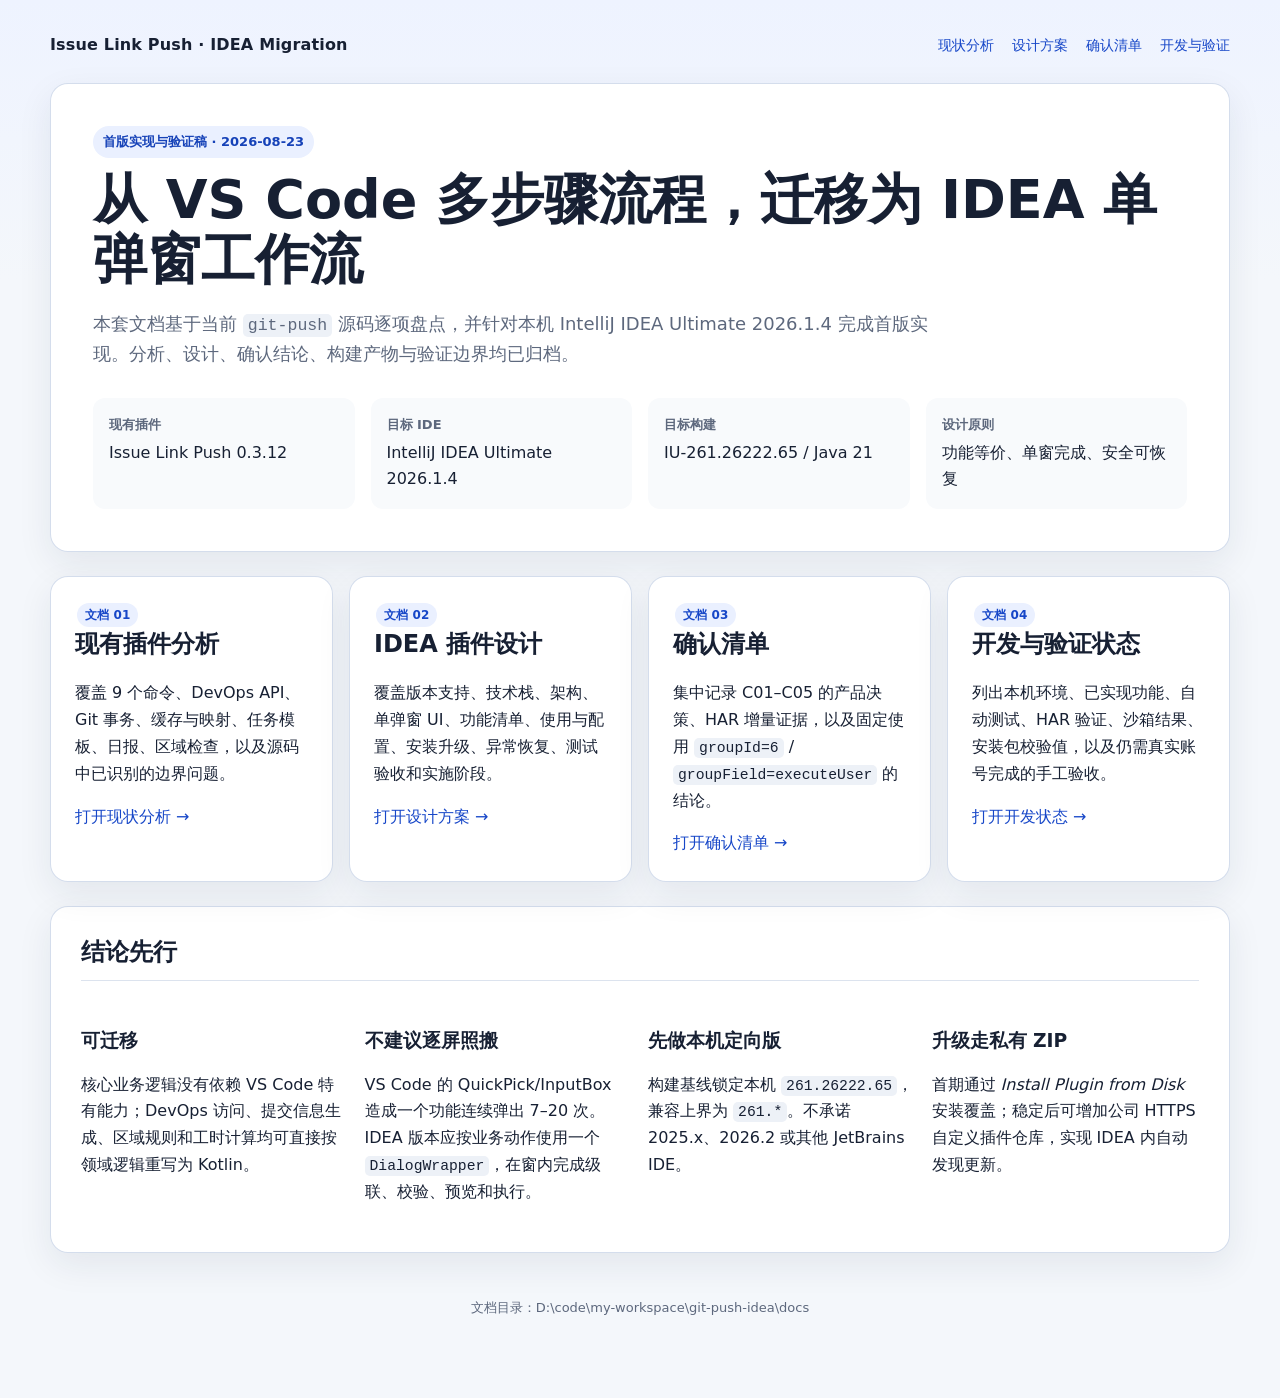
<file: docs/index.html>
<!doctype html>
<html lang="zh-CN">
<head>
  <meta charset="utf-8">
  <meta name="viewport" content="width=device-width, initial-scale=1">
  <title>Issue Link Push for IDEA — 方案文档</title>
  <link rel="icon" href="data:,">
  <link rel="stylesheet" href="styles.css">
</head>
<body>
  <main class="shell">
    <header class="topbar">
      <div class="brand">Issue Link Push · IDEA Migration</div>
      <nav class="nav">
        <a href="01-current-plugin-analysis.html">现状分析</a>
        <a href="02-idea-plugin-design.html">设计方案</a>
        <a href="03-confirmation-checklist.html">确认清单</a>
        <a href="04-development-status.html">开发与验证</a>
      </nav>
    </header>

    <section class="hero">
      <span class="eyebrow">首版实现与验证稿 · 2026-08-23</span>
      <h1>从 VS Code 多步骤流程，迁移为 IDEA 单弹窗工作流</h1>
      <p>本套文档基于当前 <code>git-push</code> 源码逐项盘点，并针对本机 IntelliJ IDEA Ultimate 2026.1.4 完成首版实现。分析、设计、确认结论、构建产物与验证边界均已归档。</p>
      <div class="meta-grid">
        <div class="meta-item"><strong>现有插件</strong>Issue Link Push 0.3.12</div>
        <div class="meta-item"><strong>目标 IDE</strong>IntelliJ IDEA Ultimate 2026.1.4</div>
        <div class="meta-item"><strong>目标构建</strong>IU-261.26222.65 / Java 21</div>
        <div class="meta-item"><strong>设计原则</strong>功能等价、单窗完成、安全可恢复</div>
      </div>
    </section>

    <section class="card-grid">
      <article class="card">
        <span class="badge brand">文档 01</span>
        <h2>现有插件分析</h2>
        <p>覆盖 9 个命令、DevOps API、Git 事务、缓存与映射、任务模板、日报、区域检查，以及源码中已识别的边界问题。</p>
        <p><a href="01-current-plugin-analysis.html">打开现状分析 →</a></p>
      </article>
      <article class="card">
        <span class="badge brand">文档 02</span>
        <h2>IDEA 插件设计</h2>
        <p>覆盖版本支持、技术栈、架构、单弹窗 UI、功能清单、使用与配置、安装升级、异常恢复、测试验收和实施阶段。</p>
        <p><a href="02-idea-plugin-design.html">打开设计方案 →</a></p>
      </article>
      <article class="card">
        <span class="badge brand">文档 03</span>
        <h2>确认清单</h2>
        <p>集中记录 C01–C05 的产品决策、HAR 增量证据，以及固定使用 <code>groupId=6</code> / <code>groupField=executeUser</code> 的结论。</p>
        <p><a href="03-confirmation-checklist.html">打开确认清单 →</a></p>
      </article>
      <article class="card">
        <span class="badge brand">文档 04</span>
        <h2>开发与验证状态</h2>
        <p>列出本机环境、已实现功能、自动测试、HAR 验证、沙箱结果、安装包校验值，以及仍需真实账号完成的手工验收。</p>
        <p><a href="04-development-status.html">打开开发状态 →</a></p>
      </article>
    </section>

    <section class="doc-section" style="margin-top:24px">
      <h2>结论先行</h2>
      <div class="decision-grid">
        <div>
          <h3>可迁移</h3>
          <p>核心业务逻辑没有依赖 VS Code 特有能力；DevOps 访问、提交信息生成、区域规则和工时计算均可直接按领域逻辑重写为 Kotlin。</p>
        </div>
        <div>
          <h3>不建议逐屏照搬</h3>
          <p>VS Code 的 QuickPick/InputBox 造成一个功能连续弹出 7–20 次。IDEA 版本应按业务动作使用一个 <code>DialogWrapper</code>，在窗内完成级联、校验、预览和执行。</p>
        </div>
        <div>
          <h3>先做本机定向版</h3>
          <p>构建基线锁定本机 <code>261.26222.65</code>，兼容上界为 <code>261.*</code>。不承诺 2025.x、2026.2 或其他 JetBrains IDE。</p>
        </div>
        <div>
          <h3>升级走私有 ZIP</h3>
          <p>首期通过 <em>Install Plugin from Disk</em> 安装覆盖；稳定后可增加公司 HTTPS 自定义插件仓库，实现 IDEA 内自动发现更新。</p>
        </div>
      </div>
    </section>

    <div class="footer">文档目录：D:\code\my-workspace\git-push-idea\docs</div>
  </main>
</body>
</html>
</file>
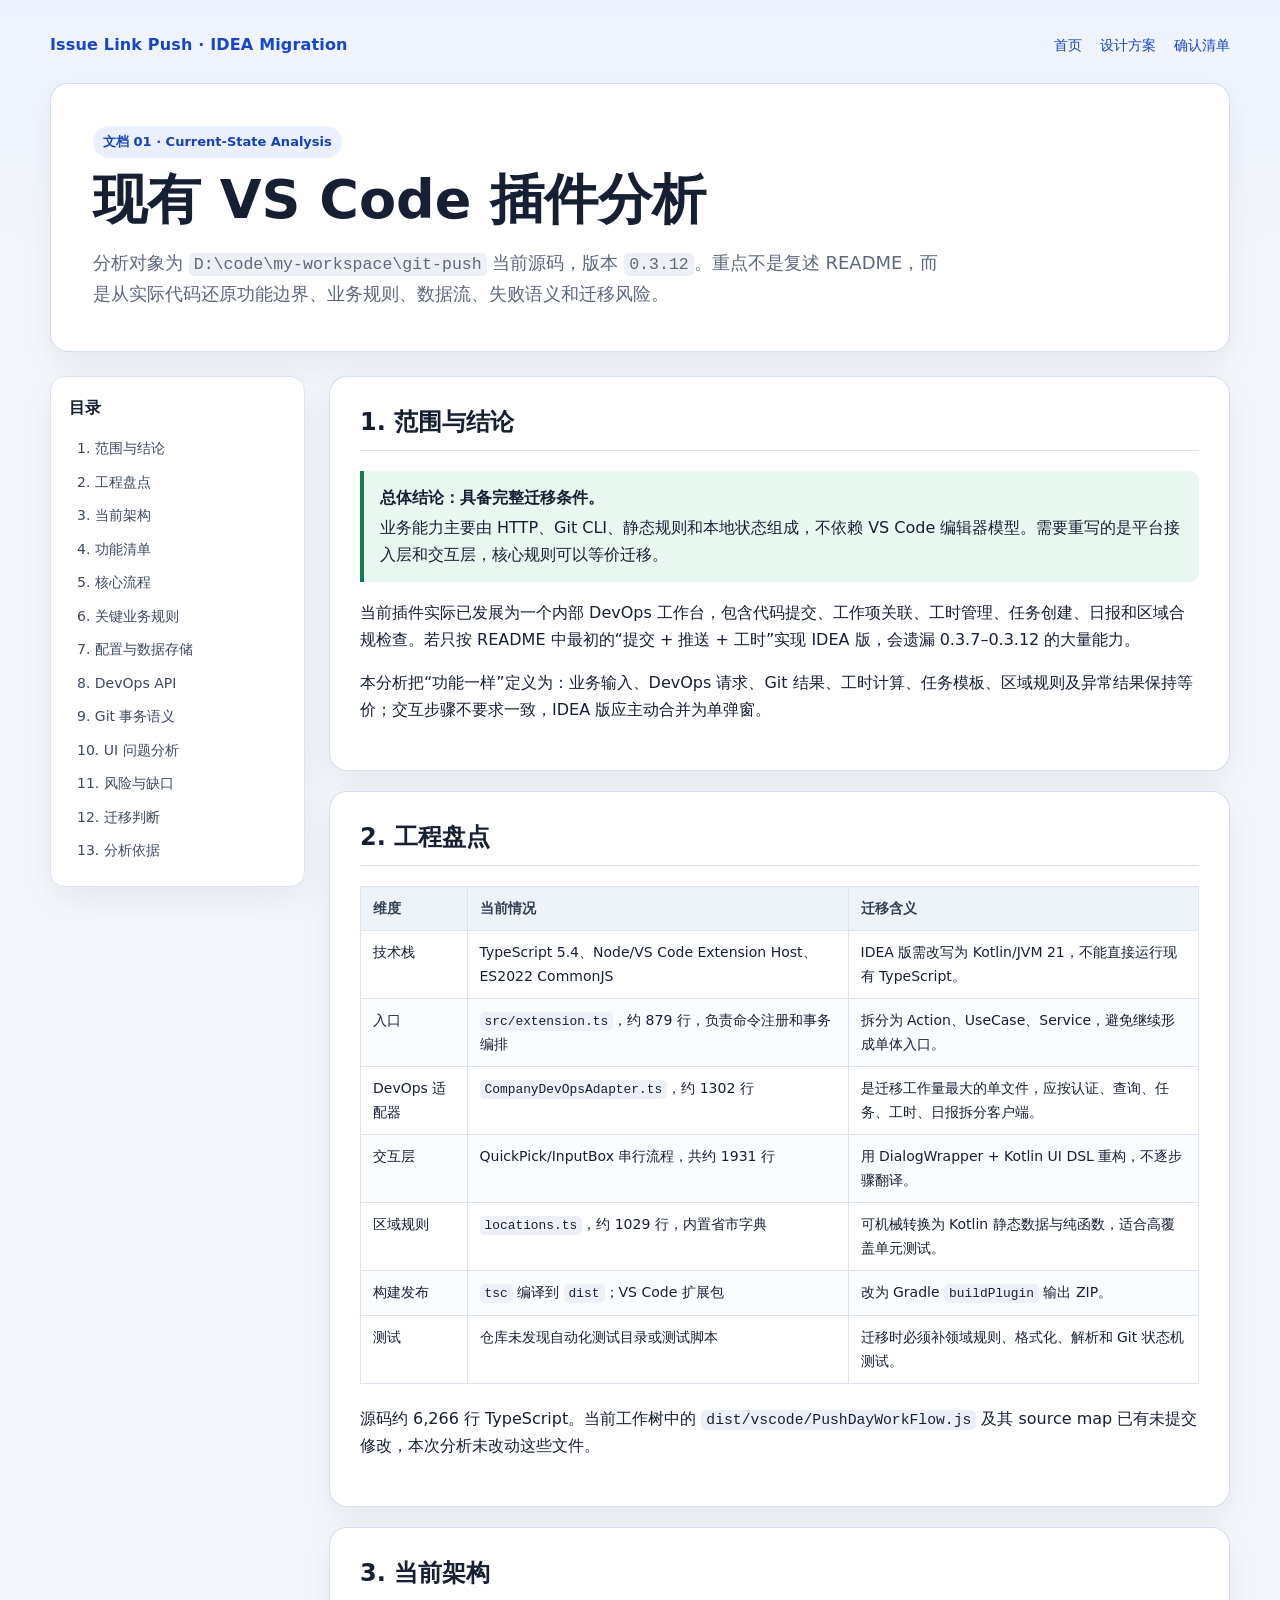
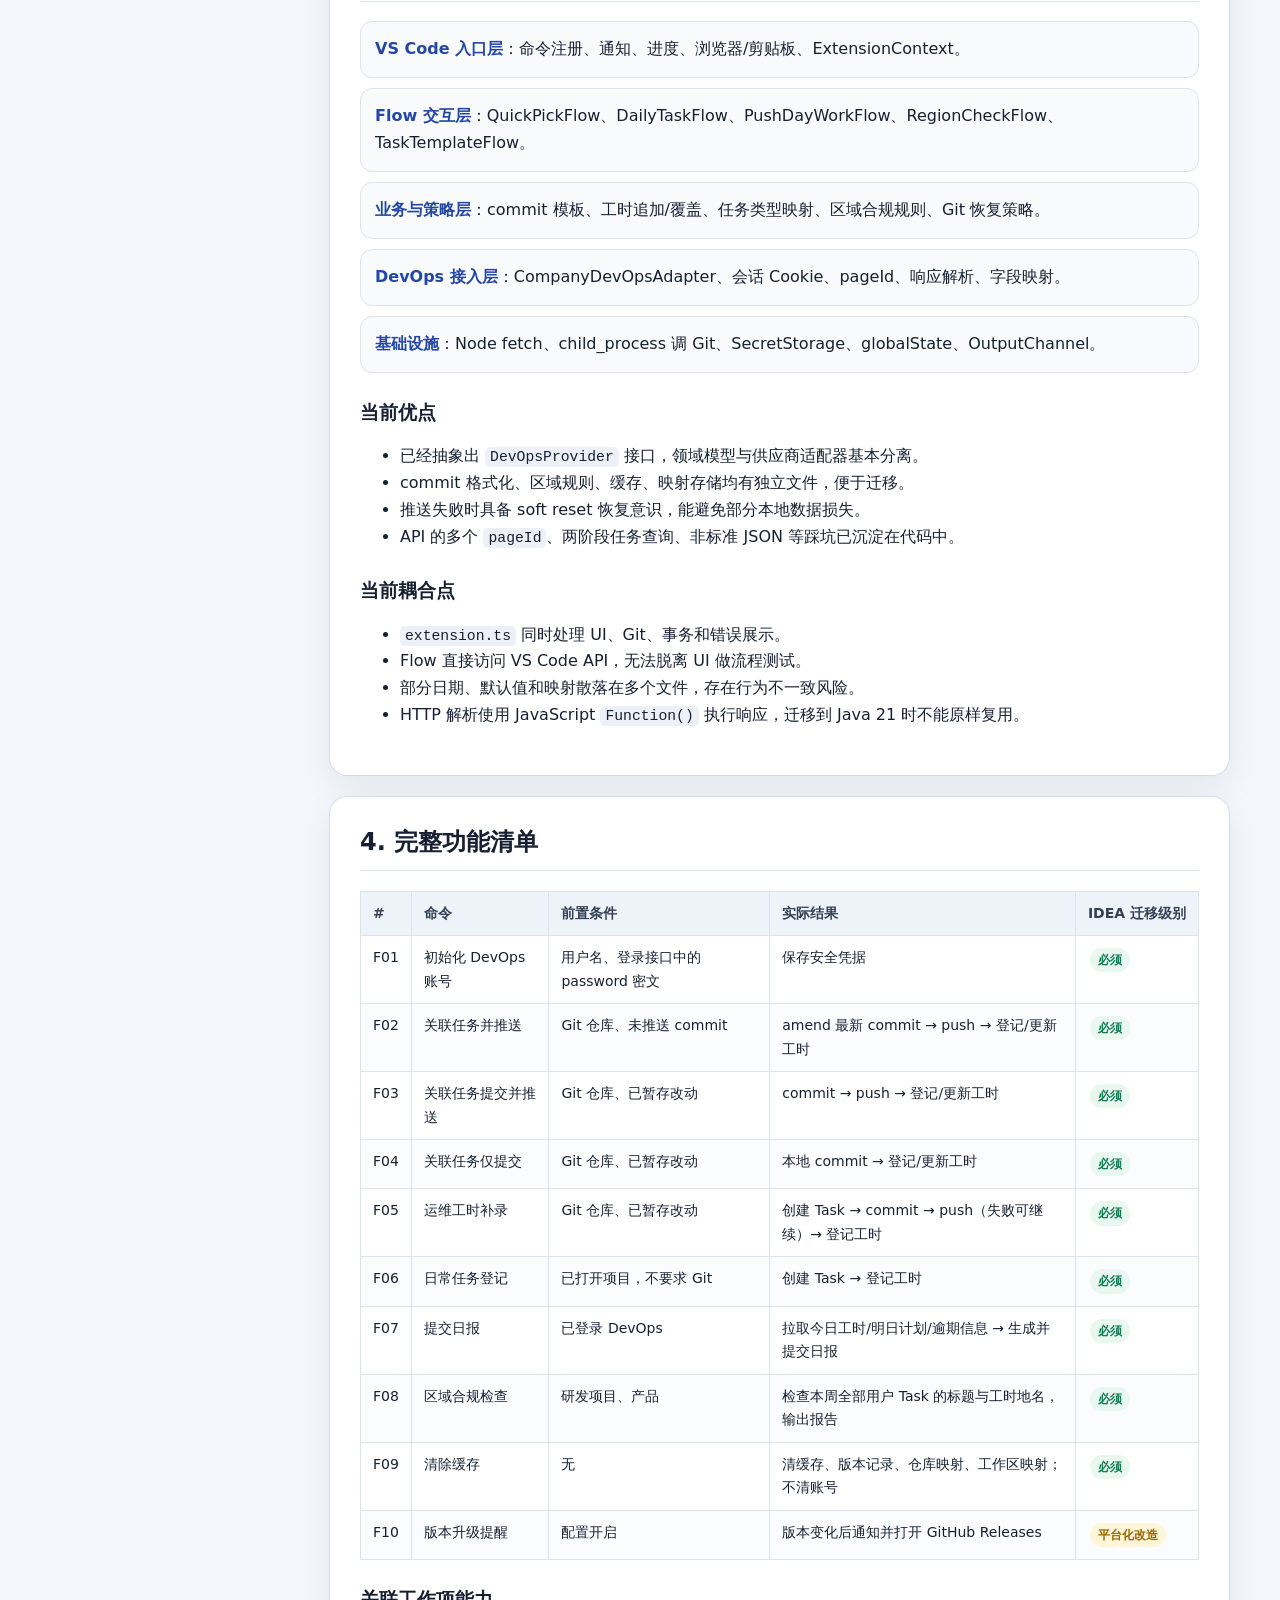
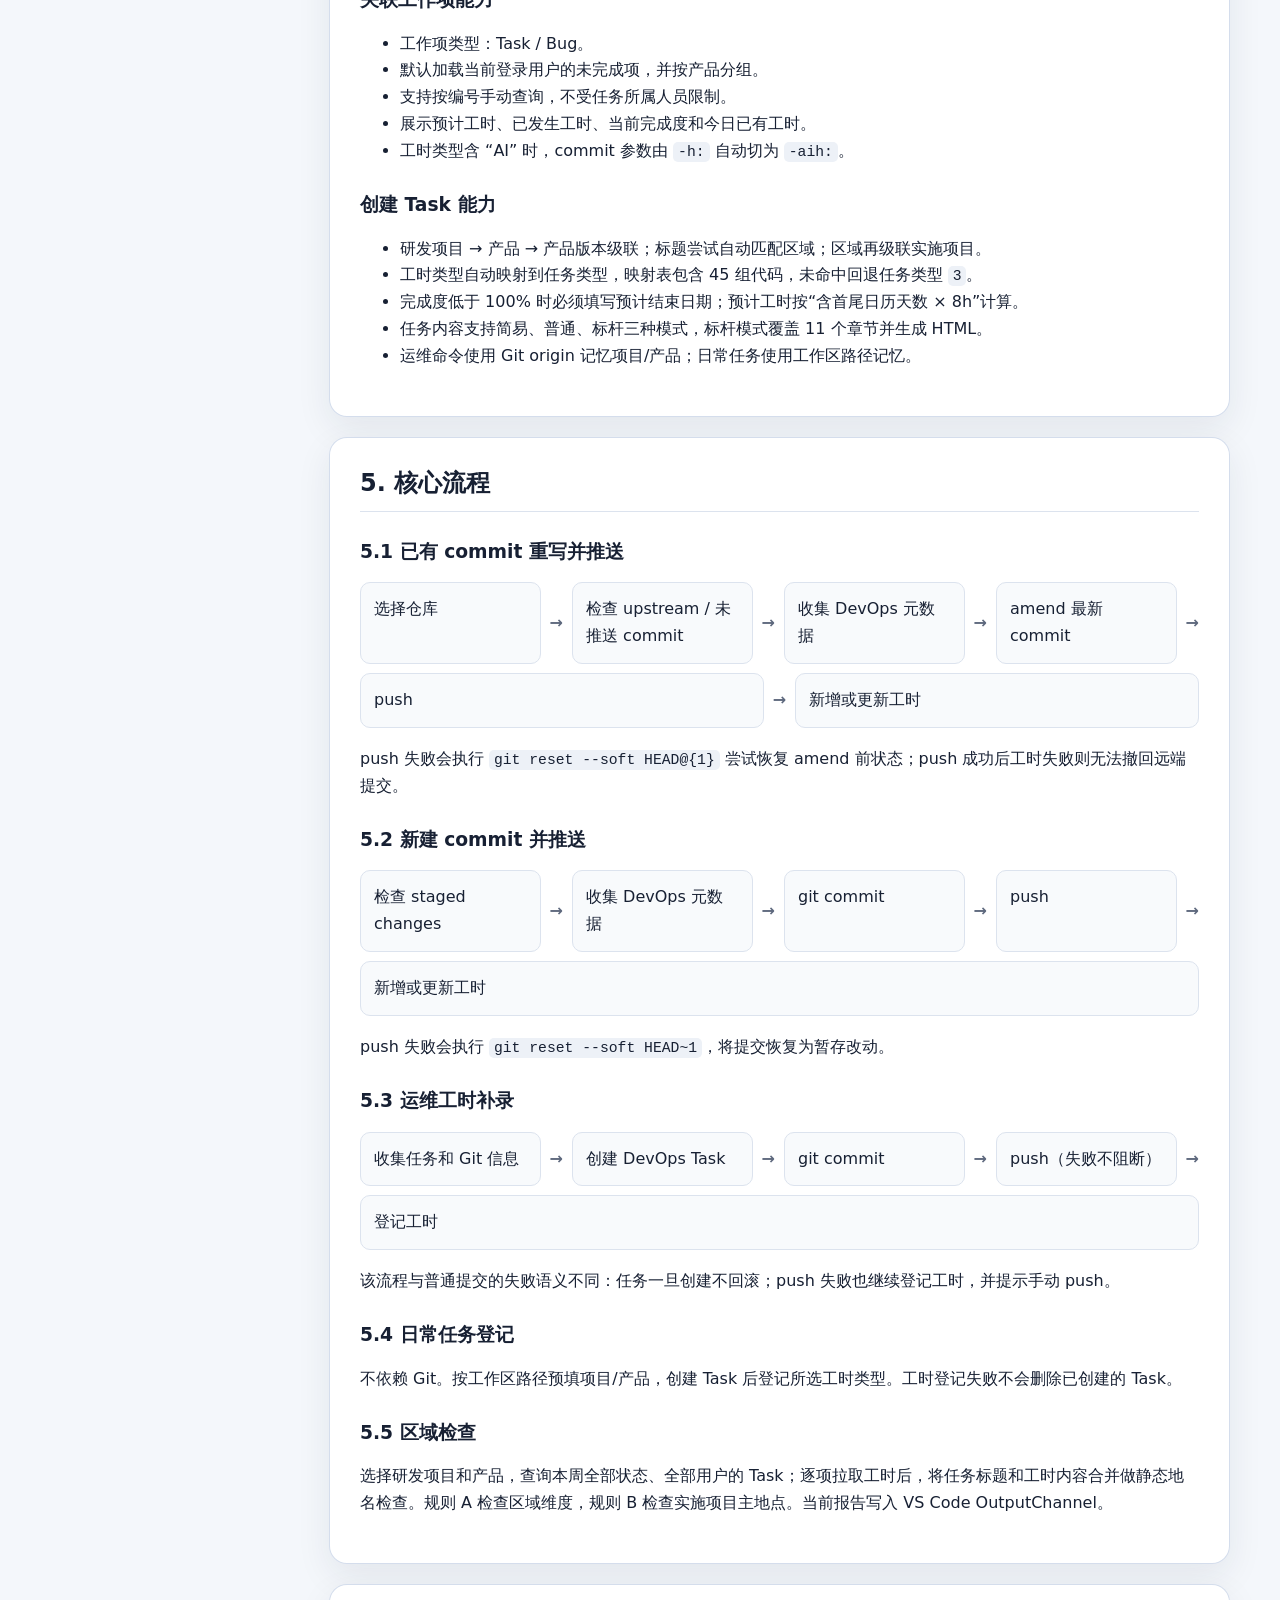
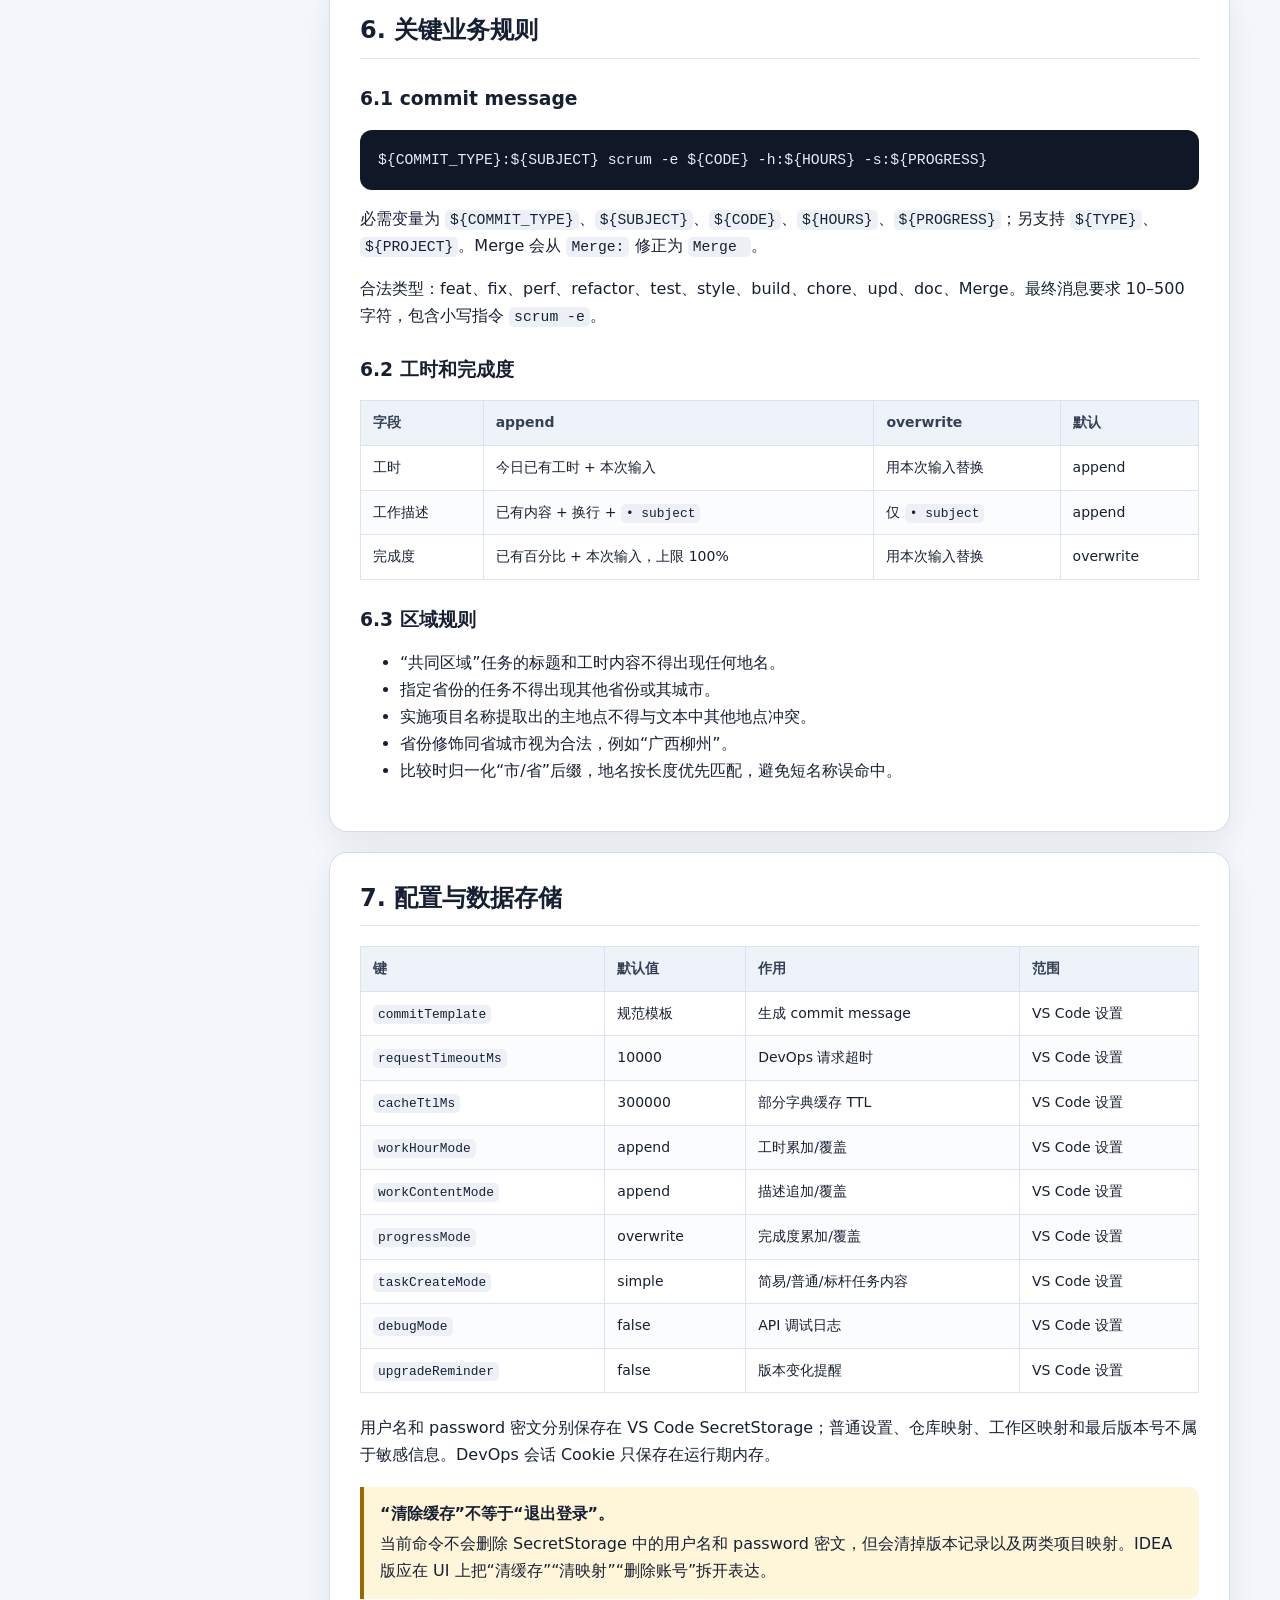
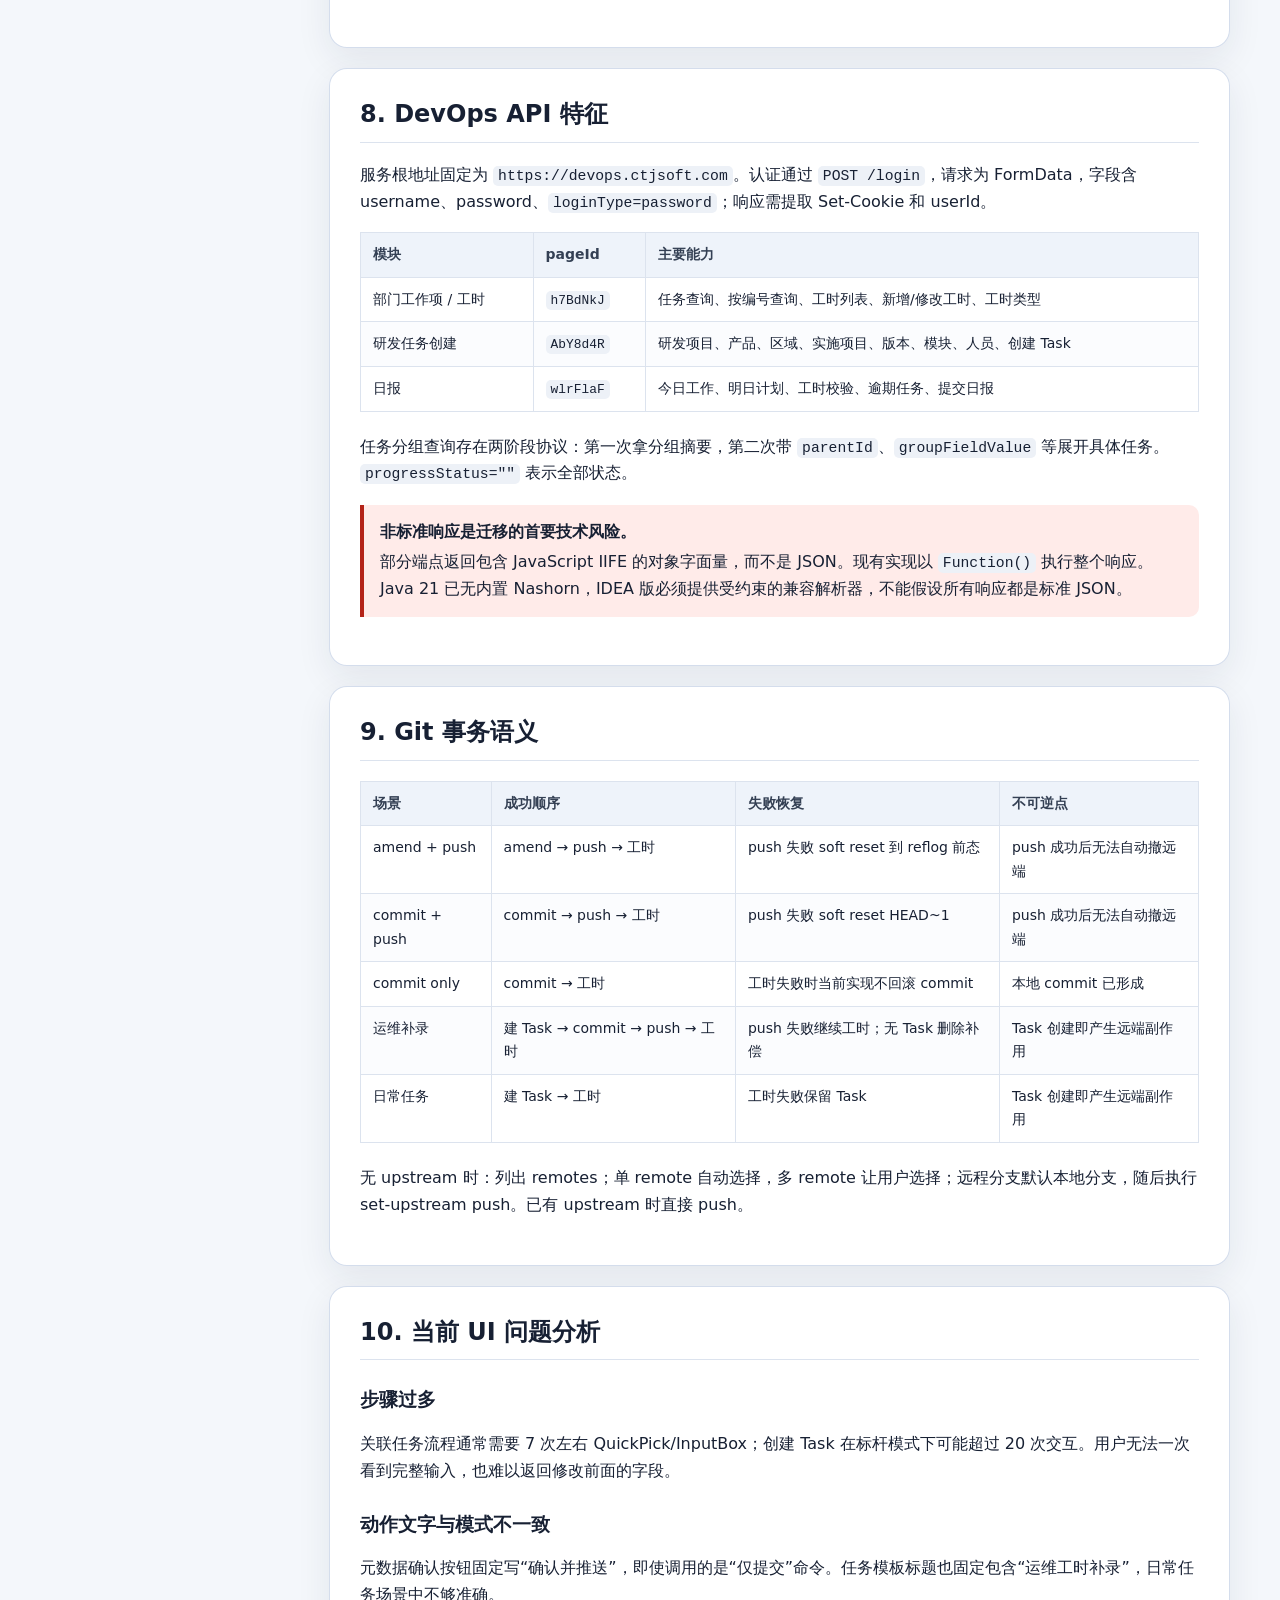
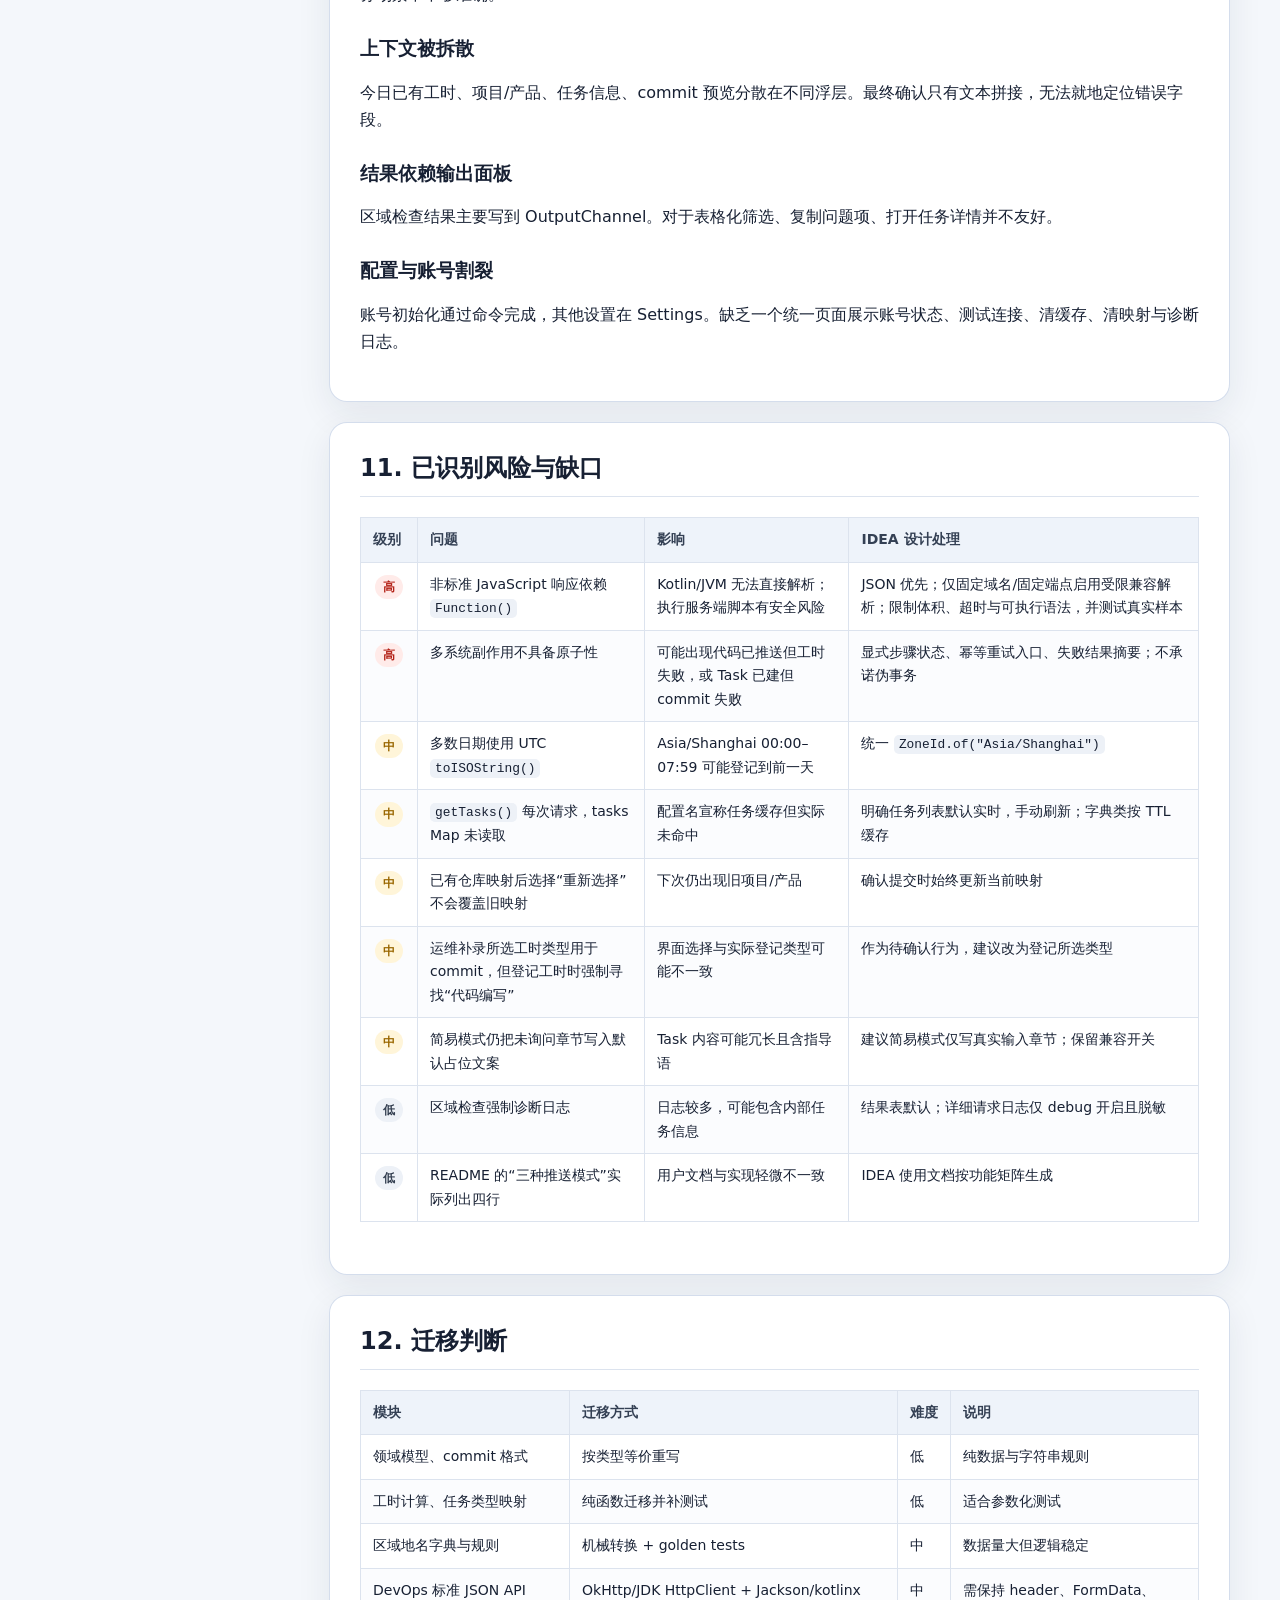
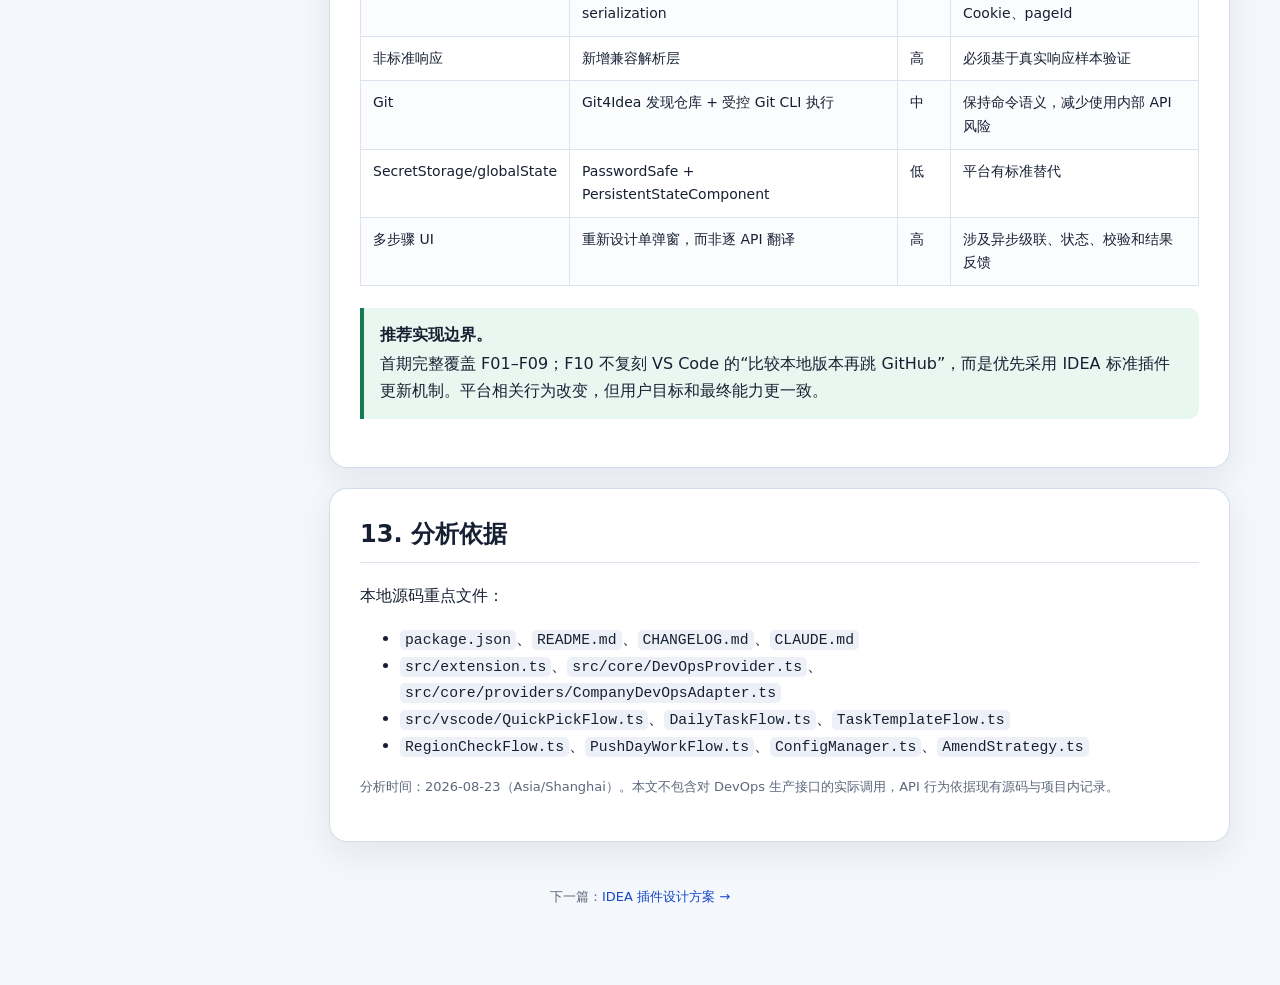
<file: docs/01-current-plugin-analysis.html>
<!doctype html>
<html lang="zh-CN">
<head>
  <meta charset="utf-8">
  <meta name="viewport" content="width=device-width, initial-scale=1">
  <title>01 · 现有 VS Code 插件分析</title>
  <link rel="icon" href="data:,">
  <link rel="stylesheet" href="styles.css">
</head>
<body>
<main class="shell">
  <header class="topbar">
    <div class="brand"><a href="index.html">Issue Link Push · IDEA Migration</a></div>
    <nav class="nav"><a href="index.html">首页</a><a href="02-idea-plugin-design.html">设计方案</a><a href="03-confirmation-checklist.html">确认清单</a></nav>
  </header>

  <section class="hero">
    <span class="eyebrow">文档 01 · Current-State Analysis</span>
    <h1>现有 VS Code 插件分析</h1>
    <p>分析对象为 <code>D:\code\my-workspace\git-push</code> 当前源码，版本 <code>0.3.12</code>。重点不是复述 README，而是从实际代码还原功能边界、业务规则、数据流、失败语义和迁移风险。</p>
  </section>

  <div class="doc-layout">
    <aside class="toc">
      <strong>目录</strong>
      <a href="#scope">1. 范围与结论</a>
      <a href="#inventory">2. 工程盘点</a>
      <a href="#architecture">3. 当前架构</a>
      <a href="#features">4. 功能清单</a>
      <a href="#flows">5. 核心流程</a>
      <a href="#rules">6. 关键业务规则</a>
      <a href="#data">7. 配置与数据存储</a>
      <a href="#api">8. DevOps API</a>
      <a href="#git">9. Git 事务语义</a>
      <a href="#ux">10. UI 问题分析</a>
      <a href="#risks">11. 风险与缺口</a>
      <a href="#migration">12. 迁移判断</a>
      <a href="#evidence">13. 分析依据</a>
    </aside>

    <article class="doc-main">
      <section class="doc-section" id="scope">
        <h2>1. 范围与结论</h2>
        <div class="callout ok"><strong>总体结论：具备完整迁移条件。</strong>业务能力主要由 HTTP、Git CLI、静态规则和本地状态组成，不依赖 VS Code 编辑器模型。需要重写的是平台接入层和交互层，核心规则可以等价迁移。</div>
        <p>当前插件实际已发展为一个内部 DevOps 工作台，包含代码提交、工作项关联、工时管理、任务创建、日报和区域合规检查。若只按 README 中最初的“提交 + 推送 + 工时”实现 IDEA 版，会遗漏 0.3.7–0.3.12 的大量能力。</p>
        <p>本分析把“功能一样”定义为：业务输入、DevOps 请求、Git 结果、工时计算、任务模板、区域规则及异常结果保持等价；交互步骤不要求一致，IDEA 版应主动合并为单弹窗。</p>
      </section>

      <section class="doc-section" id="inventory">
        <h2>2. 工程盘点</h2>
        <table>
          <thead><tr><th>维度</th><th>当前情况</th><th>迁移含义</th></tr></thead>
          <tbody>
            <tr><td>技术栈</td><td>TypeScript 5.4、Node/VS Code Extension Host、ES2022 CommonJS</td><td>IDEA 版需改写为 Kotlin/JVM 21，不能直接运行现有 TypeScript。</td></tr>
            <tr><td>入口</td><td><code>src/extension.ts</code>，约 879 行，负责命令注册和事务编排</td><td>拆分为 Action、UseCase、Service，避免继续形成单体入口。</td></tr>
            <tr><td>DevOps 适配器</td><td><code>CompanyDevOpsAdapter.ts</code>，约 1302 行</td><td>是迁移工作量最大的单文件，应按认证、查询、任务、工时、日报拆分客户端。</td></tr>
            <tr><td>交互层</td><td>QuickPick/InputBox 串行流程，共约 1931 行</td><td>用 DialogWrapper + Kotlin UI DSL 重构，不逐步骤翻译。</td></tr>
            <tr><td>区域规则</td><td><code>locations.ts</code>，约 1029 行，内置省市字典</td><td>可机械转换为 Kotlin 静态数据与纯函数，适合高覆盖单元测试。</td></tr>
            <tr><td>构建发布</td><td><code>tsc</code> 编译到 <code>dist</code>；VS Code 扩展包</td><td>改为 Gradle <code>buildPlugin</code> 输出 ZIP。</td></tr>
            <tr><td>测试</td><td>仓库未发现自动化测试目录或测试脚本</td><td>迁移时必须补领域规则、格式化、解析和 Git 状态机测试。</td></tr>
          </tbody>
        </table>
        <p>源码约 6,266 行 TypeScript。当前工作树中的 <code>dist/vscode/PushDayWorkFlow.js</code> 及其 source map 已有未提交修改，本次分析未改动这些文件。</p>
      </section>

      <section class="doc-section" id="architecture">
        <h2>3. 当前架构</h2>
        <div class="architecture">
          <div class="layer"><strong>VS Code 入口层</strong>：命令注册、通知、进度、浏览器/剪贴板、ExtensionContext。</div>
          <div class="layer"><strong>Flow 交互层</strong>：QuickPickFlow、DailyTaskFlow、PushDayWorkFlow、RegionCheckFlow、TaskTemplateFlow。</div>
          <div class="layer"><strong>业务与策略层</strong>：commit 模板、工时追加/覆盖、任务类型映射、区域合规规则、Git 恢复策略。</div>
          <div class="layer"><strong>DevOps 接入层</strong>：CompanyDevOpsAdapter、会话 Cookie、pageId、响应解析、字段映射。</div>
          <div class="layer"><strong>基础设施</strong>：Node fetch、child_process 调 Git、SecretStorage、globalState、OutputChannel。</div>
        </div>
        <h3>当前优点</h3>
        <ul>
          <li>已经抽象出 <code>DevOpsProvider</code> 接口，领域模型与供应商适配器基本分离。</li>
          <li>commit 格式化、区域规则、缓存、映射存储均有独立文件，便于迁移。</li>
          <li>推送失败时具备 soft reset 恢复意识，能避免部分本地数据损失。</li>
          <li>API 的多个 <code>pageId</code>、两阶段任务查询、非标准 JSON 等踩坑已沉淀在代码中。</li>
        </ul>
        <h3>当前耦合点</h3>
        <ul>
          <li><code>extension.ts</code> 同时处理 UI、Git、事务和错误展示。</li>
          <li>Flow 直接访问 VS Code API，无法脱离 UI 做流程测试。</li>
          <li>部分日期、默认值和映射散落在多个文件，存在行为不一致风险。</li>
          <li>HTTP 解析使用 JavaScript <code>Function()</code> 执行响应，迁移到 Java 21 时不能原样复用。</li>
        </ul>
      </section>

      <section class="doc-section" id="features">
        <h2>4. 完整功能清单</h2>
        <table>
          <thead><tr><th>#</th><th>命令</th><th>前置条件</th><th>实际结果</th><th>IDEA 迁移级别</th></tr></thead>
          <tbody>
            <tr><td>F01</td><td>初始化 DevOps 账号</td><td>用户名、登录接口中的 password 密文</td><td>保存安全凭据</td><td><span class="badge ok">必须</span></td></tr>
            <tr><td>F02</td><td>关联任务并推送</td><td>Git 仓库、未推送 commit</td><td>amend 最新 commit → push → 登记/更新工时</td><td><span class="badge ok">必须</span></td></tr>
            <tr><td>F03</td><td>关联任务提交并推送</td><td>Git 仓库、已暂存改动</td><td>commit → push → 登记/更新工时</td><td><span class="badge ok">必须</span></td></tr>
            <tr><td>F04</td><td>关联任务仅提交</td><td>Git 仓库、已暂存改动</td><td>本地 commit → 登记/更新工时</td><td><span class="badge ok">必须</span></td></tr>
            <tr><td>F05</td><td>运维工时补录</td><td>Git 仓库、已暂存改动</td><td>创建 Task → commit → push（失败可继续）→ 登记工时</td><td><span class="badge ok">必须</span></td></tr>
            <tr><td>F06</td><td>日常任务登记</td><td>已打开项目，不要求 Git</td><td>创建 Task → 登记工时</td><td><span class="badge ok">必须</span></td></tr>
            <tr><td>F07</td><td>提交日报</td><td>已登录 DevOps</td><td>拉取今日工时/明日计划/逾期信息 → 生成并提交日报</td><td><span class="badge ok">必须</span></td></tr>
            <tr><td>F08</td><td>区域合规检查</td><td>研发项目、产品</td><td>检查本周全部用户 Task 的标题与工时地名，输出报告</td><td><span class="badge ok">必须</span></td></tr>
            <tr><td>F09</td><td>清除缓存</td><td>无</td><td>清缓存、版本记录、仓库映射、工作区映射；不清账号</td><td><span class="badge ok">必须</span></td></tr>
            <tr><td>F10</td><td>版本升级提醒</td><td>配置开启</td><td>版本变化后通知并打开 GitHub Releases</td><td><span class="badge warn">平台化改造</span></td></tr>
          </tbody>
        </table>

        <h3>关联工作项能力</h3>
        <ul>
          <li>工作项类型：Task / Bug。</li>
          <li>默认加载当前登录用户的未完成项，并按产品分组。</li>
          <li>支持按编号手动查询，不受任务所属人员限制。</li>
          <li>展示预计工时、已发生工时、当前完成度和今日已有工时。</li>
          <li>工时类型含 “AI” 时，commit 参数由 <code>-h:</code> 自动切为 <code>-aih:</code>。</li>
        </ul>

        <h3>创建 Task 能力</h3>
        <ul>
          <li>研发项目 → 产品 → 产品版本级联；标题尝试自动匹配区域；区域再级联实施项目。</li>
          <li>工时类型自动映射到任务类型，映射表包含 45 组代码，未命中回退任务类型 <code>3</code>。</li>
          <li>完成度低于 100% 时必须填写预计结束日期；预计工时按“含首尾日历天数 × 8h”计算。</li>
          <li>任务内容支持简易、普通、标杆三种模式，标杆模式覆盖 11 个章节并生成 HTML。</li>
          <li>运维命令使用 Git origin 记忆项目/产品；日常任务使用工作区路径记忆。</li>
        </ul>
      </section>

      <section class="doc-section" id="flows">
        <h2>5. 核心流程</h2>
        <h3>5.1 已有 commit 重写并推送</h3>
        <div class="flow">
          <div class="node">选择仓库</div><div class="arrow">→</div>
          <div class="node">检查 upstream / 未推送 commit</div><div class="arrow">→</div>
          <div class="node">收集 DevOps 元数据</div><div class="arrow">→</div>
          <div class="node">amend 最新 commit</div><div class="arrow">→</div>
          <div class="node">push</div><div class="arrow">→</div>
          <div class="node">新增或更新工时</div>
        </div>
        <p>push 失败会执行 <code>git reset --soft HEAD@{1}</code> 尝试恢复 amend 前状态；push 成功后工时失败则无法撤回远端提交。</p>

        <h3>5.2 新建 commit 并推送</h3>
        <div class="flow">
          <div class="node">检查 staged changes</div><div class="arrow">→</div>
          <div class="node">收集 DevOps 元数据</div><div class="arrow">→</div>
          <div class="node">git commit</div><div class="arrow">→</div>
          <div class="node">push</div><div class="arrow">→</div>
          <div class="node">新增或更新工时</div>
        </div>
        <p>push 失败会执行 <code>git reset --soft HEAD~1</code>，将提交恢复为暂存改动。</p>

        <h3>5.3 运维工时补录</h3>
        <div class="flow">
          <div class="node">收集任务和 Git 信息</div><div class="arrow">→</div>
          <div class="node">创建 DevOps Task</div><div class="arrow">→</div>
          <div class="node">git commit</div><div class="arrow">→</div>
          <div class="node">push（失败不阻断）</div><div class="arrow">→</div>
          <div class="node">登记工时</div>
        </div>
        <p>该流程与普通提交的失败语义不同：任务一旦创建不回滚；push 失败也继续登记工时，并提示手动 push。</p>

        <h3>5.4 日常任务登记</h3>
        <p>不依赖 Git。按工作区路径预填项目/产品，创建 Task 后登记所选工时类型。工时登记失败不会删除已创建的 Task。</p>

        <h3>5.5 区域检查</h3>
        <p>选择研发项目和产品，查询本周全部状态、全部用户的 Task；逐项拉取工时后，将任务标题和工时内容合并做静态地名检查。规则 A 检查区域维度，规则 B 检查实施项目主地点。当前报告写入 VS Code OutputChannel。</p>
      </section>

      <section class="doc-section" id="rules">
        <h2>6. 关键业务规则</h2>
        <h3>6.1 commit message</h3>
        <pre><code>${COMMIT_TYPE}:${SUBJECT} scrum -e ${CODE} -h:${HOURS} -s:${PROGRESS}</code></pre>
        <p>必需变量为 <code>${COMMIT_TYPE}</code>、<code>${SUBJECT}</code>、<code>${CODE}</code>、<code>${HOURS}</code>、<code>${PROGRESS}</code>；另支持 <code>${TYPE}</code>、<code>${PROJECT}</code>。Merge 会从 <code>Merge:</code> 修正为 <code>Merge </code>。</p>
        <p>合法类型：feat、fix、perf、refactor、test、style、build、chore、upd、doc、Merge。最终消息要求 10–500 字符，包含小写指令 <code>scrum -e</code>。</p>

        <h3>6.2 工时和完成度</h3>
        <table>
          <thead><tr><th>字段</th><th>append</th><th>overwrite</th><th>默认</th></tr></thead>
          <tbody>
            <tr><td>工时</td><td>今日已有工时 + 本次输入</td><td>用本次输入替换</td><td>append</td></tr>
            <tr><td>工作描述</td><td>已有内容 + 换行 + <code>• subject</code></td><td>仅 <code>• subject</code></td><td>append</td></tr>
            <tr><td>完成度</td><td>已有百分比 + 本次输入，上限 100%</td><td>用本次输入替换</td><td>overwrite</td></tr>
          </tbody>
        </table>

        <h3>6.3 区域规则</h3>
        <ul>
          <li>“共同区域”任务的标题和工时内容不得出现任何地名。</li>
          <li>指定省份的任务不得出现其他省份或其城市。</li>
          <li>实施项目名称提取出的主地点不得与文本中其他地点冲突。</li>
          <li>省份修饰同省城市视为合法，例如“广西柳州”。</li>
          <li>比较时归一化“市/省”后缀，地名按长度优先匹配，避免短名称误命中。</li>
        </ul>
      </section>

      <section class="doc-section" id="data">
        <h2>7. 配置与数据存储</h2>
        <table>
          <thead><tr><th>键</th><th>默认值</th><th>作用</th><th>范围</th></tr></thead>
          <tbody>
            <tr><td><code>commitTemplate</code></td><td>规范模板</td><td>生成 commit message</td><td>VS Code 设置</td></tr>
            <tr><td><code>requestTimeoutMs</code></td><td>10000</td><td>DevOps 请求超时</td><td>VS Code 设置</td></tr>
            <tr><td><code>cacheTtlMs</code></td><td>300000</td><td>部分字典缓存 TTL</td><td>VS Code 设置</td></tr>
            <tr><td><code>workHourMode</code></td><td>append</td><td>工时累加/覆盖</td><td>VS Code 设置</td></tr>
            <tr><td><code>workContentMode</code></td><td>append</td><td>描述追加/覆盖</td><td>VS Code 设置</td></tr>
            <tr><td><code>progressMode</code></td><td>overwrite</td><td>完成度累加/覆盖</td><td>VS Code 设置</td></tr>
            <tr><td><code>taskCreateMode</code></td><td>simple</td><td>简易/普通/标杆任务内容</td><td>VS Code 设置</td></tr>
            <tr><td><code>debugMode</code></td><td>false</td><td>API 调试日志</td><td>VS Code 设置</td></tr>
            <tr><td><code>upgradeReminder</code></td><td>false</td><td>版本变化提醒</td><td>VS Code 设置</td></tr>
          </tbody>
        </table>
        <p>用户名和 password 密文分别保存在 VS Code SecretStorage；普通设置、仓库映射、工作区映射和最后版本号不属于敏感信息。DevOps 会话 Cookie 只保存在运行期内存。</p>
        <div class="callout warn"><strong>“清除缓存”不等于“退出登录”。</strong>当前命令不会删除 SecretStorage 中的用户名和 password 密文，但会清掉版本记录以及两类项目映射。IDEA 版应在 UI 上把“清缓存”“清映射”“删除账号”拆开表达。</div>
      </section>

      <section class="doc-section" id="api">
        <h2>8. DevOps API 特征</h2>
        <p>服务根地址固定为 <code>https://devops.ctjsoft.com</code>。认证通过 <code>POST /login</code>，请求为 FormData，字段含 username、password、<code>loginType=password</code>；响应需提取 Set-Cookie 和 userId。</p>
        <table>
          <thead><tr><th>模块</th><th>pageId</th><th>主要能力</th></tr></thead>
          <tbody>
            <tr><td>部门工作项 / 工时</td><td><code>h7BdNkJ</code></td><td>任务查询、按编号查询、工时列表、新增/修改工时、工时类型</td></tr>
            <tr><td>研发任务创建</td><td><code>AbY8d4R</code></td><td>研发项目、产品、区域、实施项目、版本、模块、人员、创建 Task</td></tr>
            <tr><td>日报</td><td><code>wlrFlaF</code></td><td>今日工作、明日计划、工时校验、逾期任务、提交日报</td></tr>
          </tbody>
        </table>
        <p>任务分组查询存在两阶段协议：第一次拿分组摘要，第二次带 <code>parentId</code>、<code>groupFieldValue</code> 等展开具体任务。<code>progressStatus=""</code> 表示全部状态。</p>
        <div class="callout danger"><strong>非标准响应是迁移的首要技术风险。</strong>部分端点返回包含 JavaScript IIFE 的对象字面量，而不是 JSON。现有实现以 <code>Function()</code> 执行整个响应。Java 21 已无内置 Nashorn，IDEA 版必须提供受约束的兼容解析器，不能假设所有响应都是标准 JSON。</div>
      </section>

      <section class="doc-section" id="git">
        <h2>9. Git 事务语义</h2>
        <table>
          <thead><tr><th>场景</th><th>成功顺序</th><th>失败恢复</th><th>不可逆点</th></tr></thead>
          <tbody>
            <tr><td>amend + push</td><td>amend → push → 工时</td><td>push 失败 soft reset 到 reflog 前态</td><td>push 成功后无法自动撤远端</td></tr>
            <tr><td>commit + push</td><td>commit → push → 工时</td><td>push 失败 soft reset HEAD~1</td><td>push 成功后无法自动撤远端</td></tr>
            <tr><td>commit only</td><td>commit → 工时</td><td>工时失败时当前实现不回滚 commit</td><td>本地 commit 已形成</td></tr>
            <tr><td>运维补录</td><td>建 Task → commit → push → 工时</td><td>push 失败继续工时；无 Task 删除补偿</td><td>Task 创建即产生远端副作用</td></tr>
            <tr><td>日常任务</td><td>建 Task → 工时</td><td>工时失败保留 Task</td><td>Task 创建即产生远端副作用</td></tr>
          </tbody>
        </table>
        <p>无 upstream 时：列出 remotes；单 remote 自动选择，多 remote 让用户选择；远程分支默认本地分支，随后执行 set-upstream push。已有 upstream 时直接 push。</p>
      </section>

      <section class="doc-section" id="ux">
        <h2>10. 当前 UI 问题分析</h2>
        <h3>步骤过多</h3>
        <p>关联任务流程通常需要 7 次左右 QuickPick/InputBox；创建 Task 在标杆模式下可能超过 20 次交互。用户无法一次看到完整输入，也难以返回修改前面的字段。</p>
        <h3>动作文字与模式不一致</h3>
        <p>元数据确认按钮固定写“确认并推送”，即使调用的是“仅提交”命令。任务模板标题也固定包含“运维工时补录”，日常任务场景中不够准确。</p>
        <h3>上下文被拆散</h3>
        <p>今日已有工时、项目/产品、任务信息、commit 预览分散在不同浮层。最终确认只有文本拼接，无法就地定位错误字段。</p>
        <h3>结果依赖输出面板</h3>
        <p>区域检查结果主要写到 OutputChannel。对于表格化筛选、复制问题项、打开任务详情并不友好。</p>
        <h3>配置与账号割裂</h3>
        <p>账号初始化通过命令完成，其他设置在 Settings。缺乏一个统一页面展示账号状态、测试连接、清缓存、清映射与诊断日志。</p>
      </section>

      <section class="doc-section" id="risks">
        <h2>11. 已识别风险与缺口</h2>
        <table>
          <thead><tr><th>级别</th><th>问题</th><th>影响</th><th>IDEA 设计处理</th></tr></thead>
          <tbody>
            <tr><td><span class="badge danger">高</span></td><td>非标准 JavaScript 响应依赖 <code>Function()</code></td><td>Kotlin/JVM 无法直接解析；执行服务端脚本有安全风险</td><td>JSON 优先；仅固定域名/固定端点启用受限兼容解析；限制体积、超时与可执行语法，并测试真实样本</td></tr>
            <tr><td><span class="badge danger">高</span></td><td>多系统副作用不具备原子性</td><td>可能出现代码已推送但工时失败，或 Task 已建但 commit 失败</td><td>显式步骤状态、幂等重试入口、失败结果摘要；不承诺伪事务</td></tr>
            <tr><td><span class="badge warn">中</span></td><td>多数日期使用 UTC <code>toISOString()</code></td><td>Asia/Shanghai 00:00–07:59 可能登记到前一天</td><td>统一 <code>ZoneId.of("Asia/Shanghai")</code></td></tr>
            <tr><td><span class="badge warn">中</span></td><td><code>getTasks()</code> 每次请求，tasks Map 未读取</td><td>配置名宣称任务缓存但实际未命中</td><td>明确任务列表默认实时，手动刷新；字典类按 TTL 缓存</td></tr>
            <tr><td><span class="badge warn">中</span></td><td>已有仓库映射后选择“重新选择”不会覆盖旧映射</td><td>下次仍出现旧项目/产品</td><td>确认提交时始终更新当前映射</td></tr>
            <tr><td><span class="badge warn">中</span></td><td>运维补录所选工时类型用于 commit，但登记工时时强制寻找“代码编写”</td><td>界面选择与实际登记类型可能不一致</td><td>作为待确认行为，建议改为登记所选类型</td></tr>
            <tr><td><span class="badge warn">中</span></td><td>简易模式仍把未询问章节写入默认占位文案</td><td>Task 内容可能冗长且含指导语</td><td>建议简易模式仅写真实输入章节；保留兼容开关</td></tr>
            <tr><td><span class="badge">低</span></td><td>区域检查强制诊断日志</td><td>日志较多，可能包含内部任务信息</td><td>结果表默认；详细请求日志仅 debug 开启且脱敏</td></tr>
            <tr><td><span class="badge">低</span></td><td>README 的“三种推送模式”实际列出四行</td><td>用户文档与实现轻微不一致</td><td>IDEA 使用文档按功能矩阵生成</td></tr>
          </tbody>
        </table>
      </section>

      <section class="doc-section" id="migration">
        <h2>12. 迁移判断</h2>
        <table>
          <thead><tr><th>模块</th><th>迁移方式</th><th>难度</th><th>说明</th></tr></thead>
          <tbody>
            <tr><td>领域模型、commit 格式</td><td>按类型等价重写</td><td>低</td><td>纯数据与字符串规则</td></tr>
            <tr><td>工时计算、任务类型映射</td><td>纯函数迁移并补测试</td><td>低</td><td>适合参数化测试</td></tr>
            <tr><td>区域地名字典与规则</td><td>机械转换 + golden tests</td><td>中</td><td>数据量大但逻辑稳定</td></tr>
            <tr><td>DevOps 标准 JSON API</td><td>OkHttp/JDK HttpClient + Jackson/kotlinx serialization</td><td>中</td><td>需保持 header、FormData、Cookie、pageId</td></tr>
            <tr><td>非标准响应</td><td>新增兼容解析层</td><td>高</td><td>必须基于真实响应样本验证</td></tr>
            <tr><td>Git</td><td>Git4Idea 发现仓库 + 受控 Git CLI 执行</td><td>中</td><td>保持命令语义，减少使用内部 API 风险</td></tr>
            <tr><td>SecretStorage/globalState</td><td>PasswordSafe + PersistentStateComponent</td><td>低</td><td>平台有标准替代</td></tr>
            <tr><td>多步骤 UI</td><td>重新设计单弹窗，而非逐 API 翻译</td><td>高</td><td>涉及异步级联、状态、校验和结果反馈</td></tr>
          </tbody>
        </table>
        <div class="callout ok"><strong>推荐实现边界。</strong>首期完整覆盖 F01–F09；F10 不复刻 VS Code 的“比较本地版本再跳 GitHub”，而是优先采用 IDEA 标准插件更新机制。平台相关行为改变，但用户目标和最终能力更一致。</div>
      </section>

      <section class="doc-section" id="evidence">
        <h2>13. 分析依据</h2>
        <p>本地源码重点文件：</p>
        <ul>
          <li><code>package.json</code>、<code>README.md</code>、<code>CHANGELOG.md</code>、<code>CLAUDE.md</code></li>
          <li><code>src/extension.ts</code>、<code>src/core/DevOpsProvider.ts</code>、<code>src/core/providers/CompanyDevOpsAdapter.ts</code></li>
          <li><code>src/vscode/QuickPickFlow.ts</code>、<code>DailyTaskFlow.ts</code>、<code>TaskTemplateFlow.ts</code></li>
          <li><code>RegionCheckFlow.ts</code>、<code>PushDayWorkFlow.ts</code>、<code>ConfigManager.ts</code>、<code>AmendStrategy.ts</code></li>
        </ul>
        <p class="muted small">分析时间：2026-08-23（Asia/Shanghai）。本文不包含对 DevOps 生产接口的实际调用，API 行为依据现有源码与项目内记录。</p>
      </section>
    </article>
  </div>
  <div class="footer">下一篇：<a href="02-idea-plugin-design.html">IDEA 插件设计方案 →</a></div>
</main>
</body>
</html>
</file>
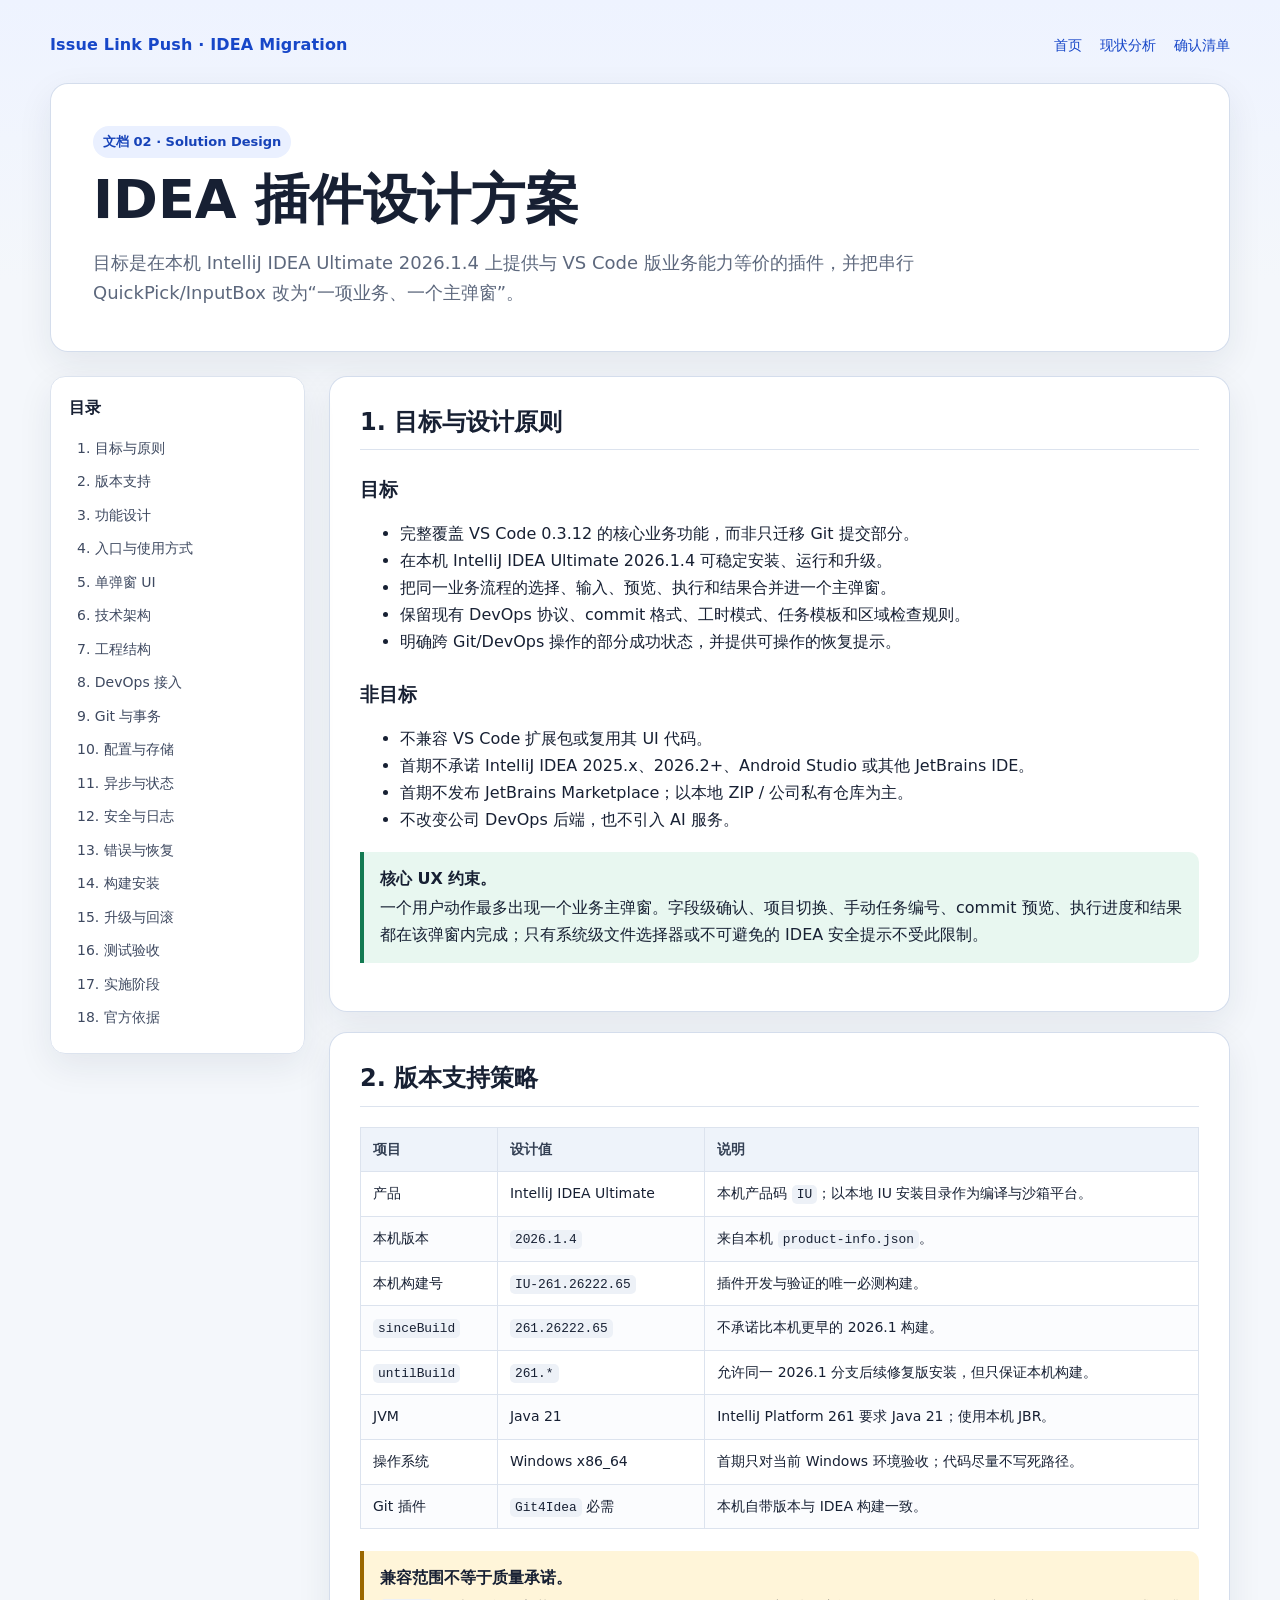
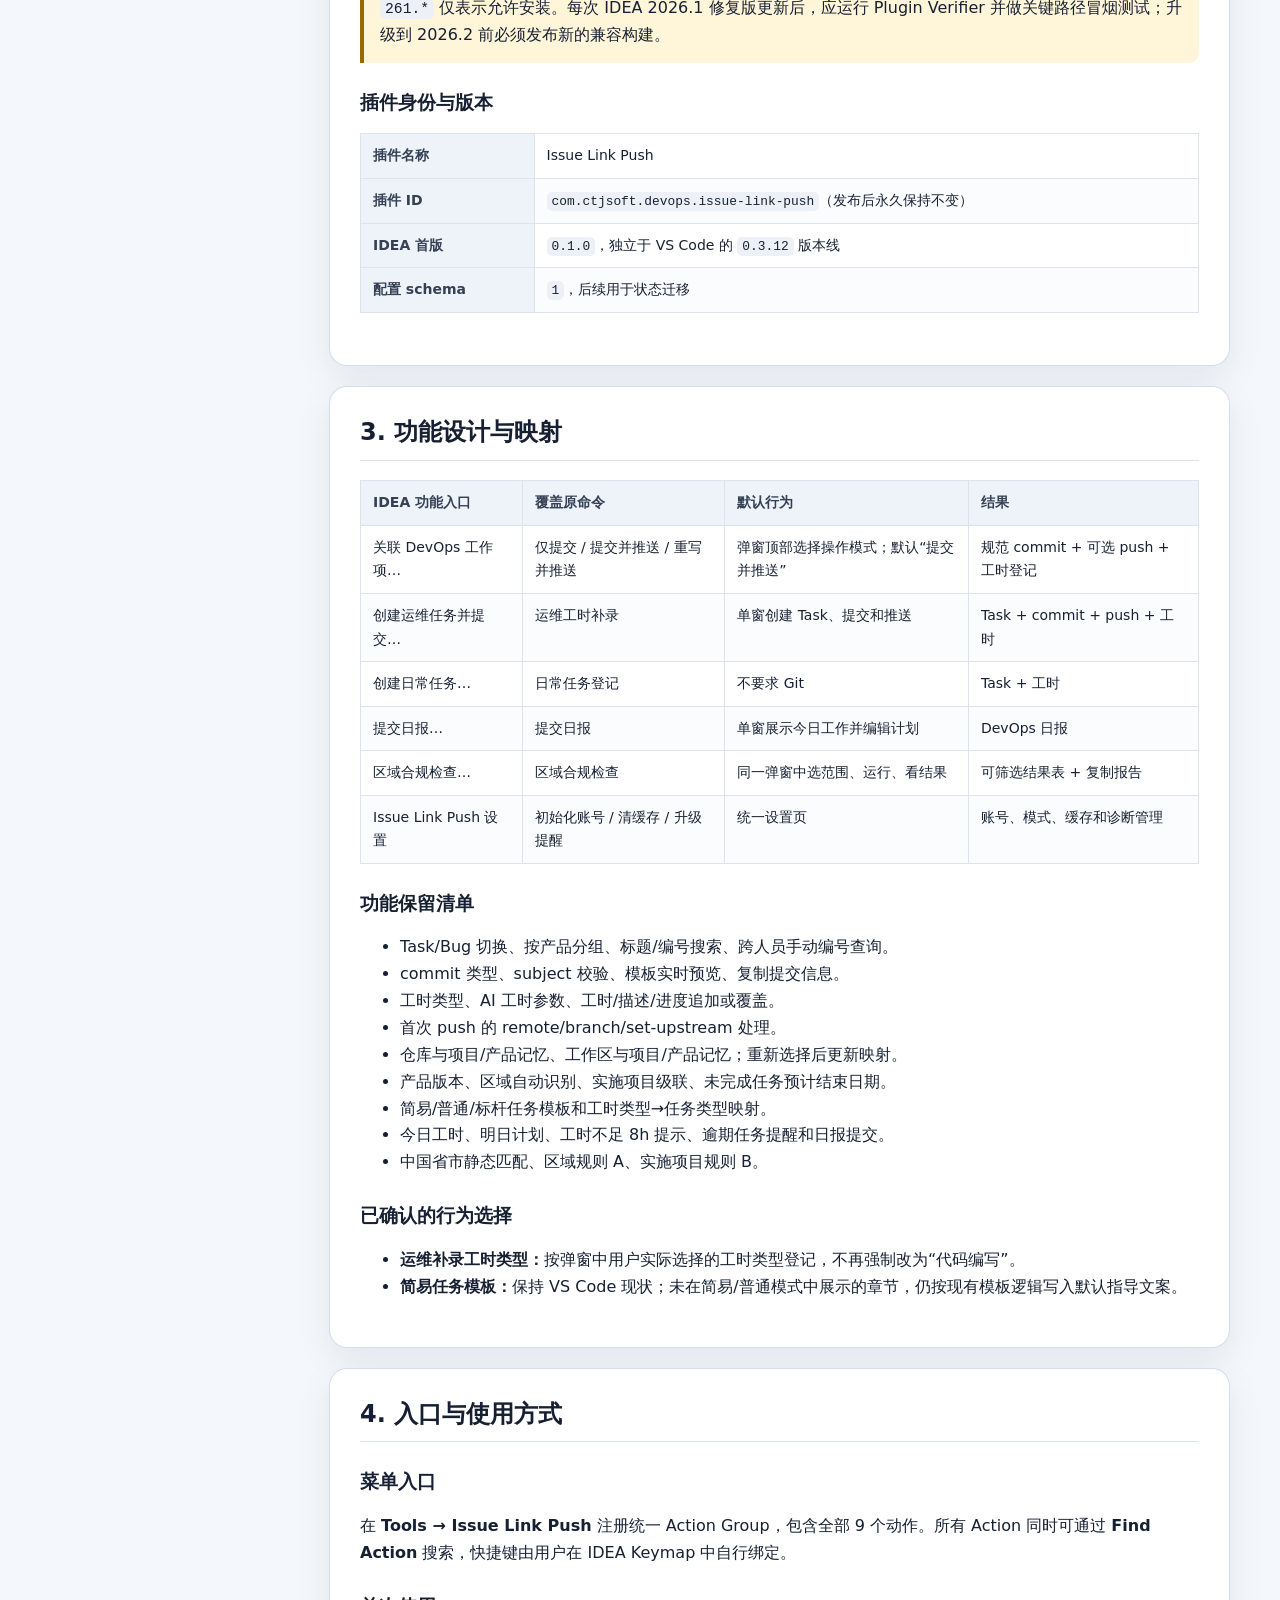
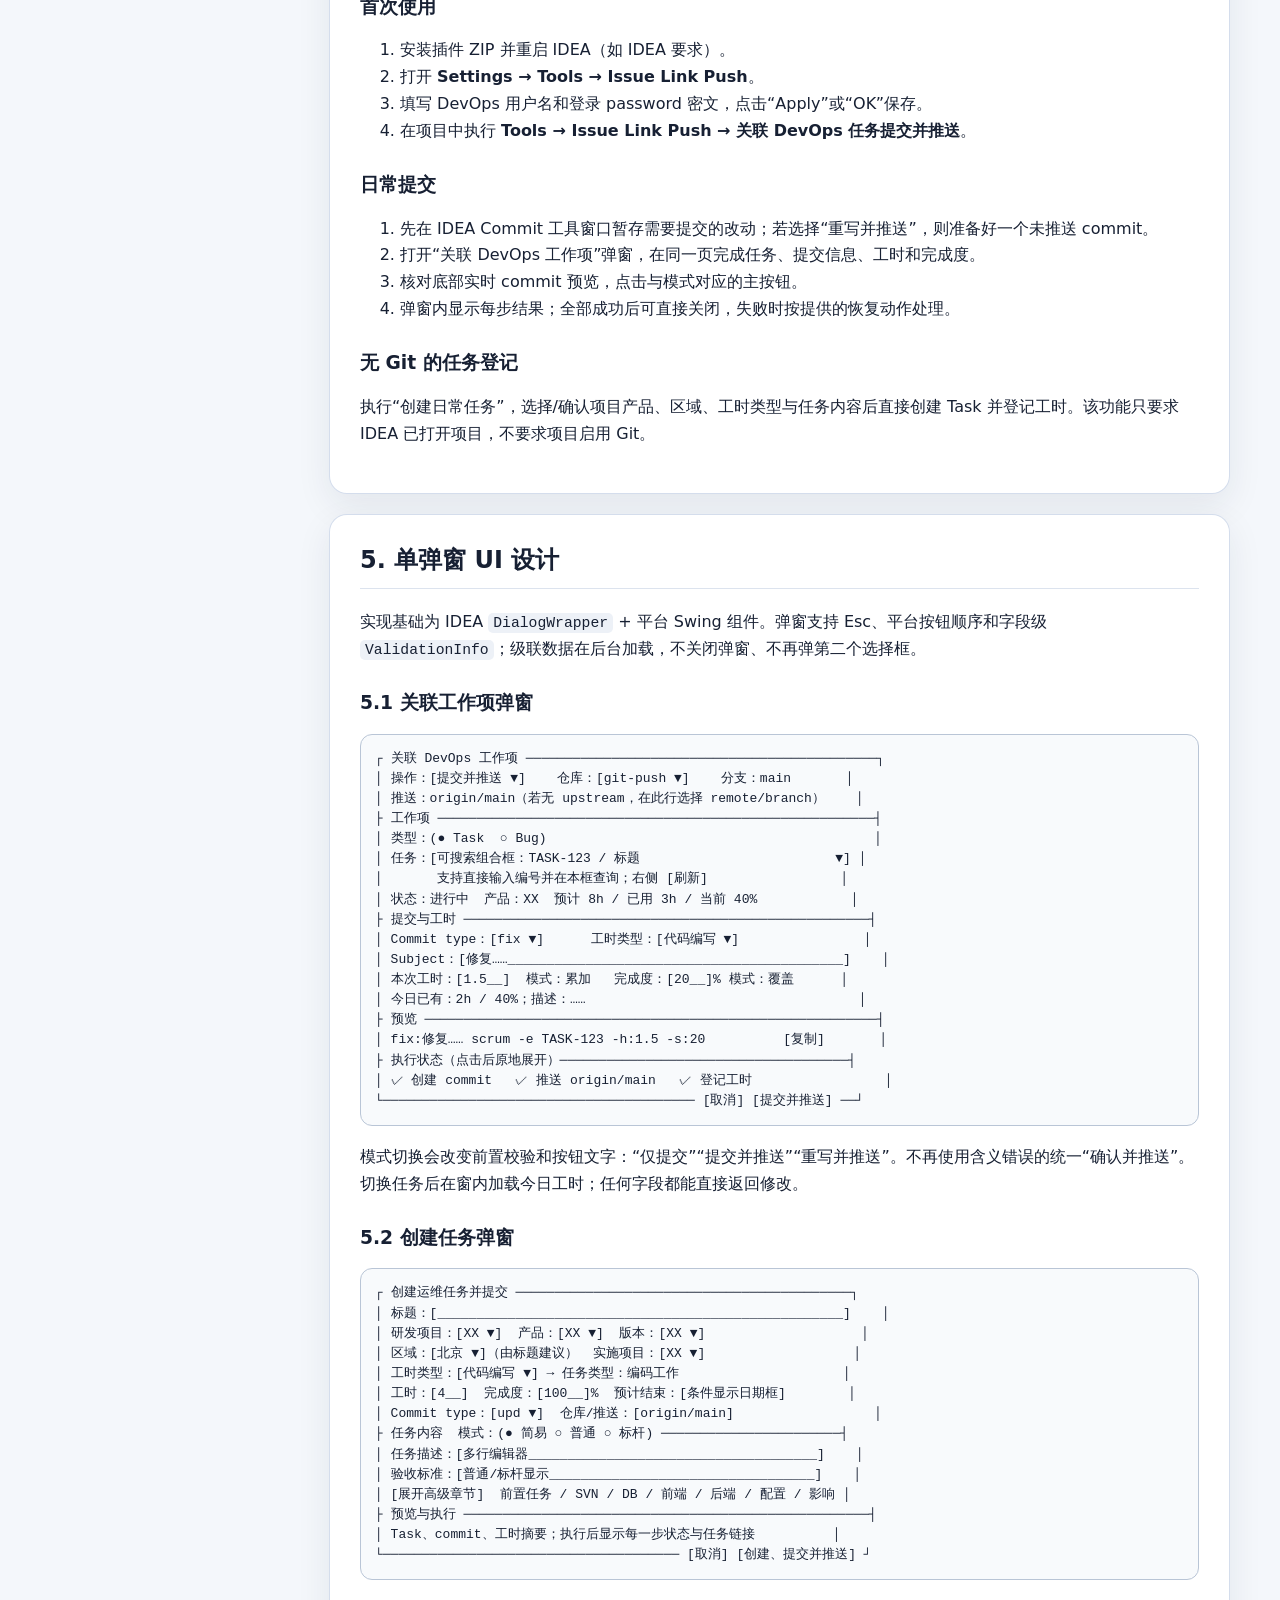
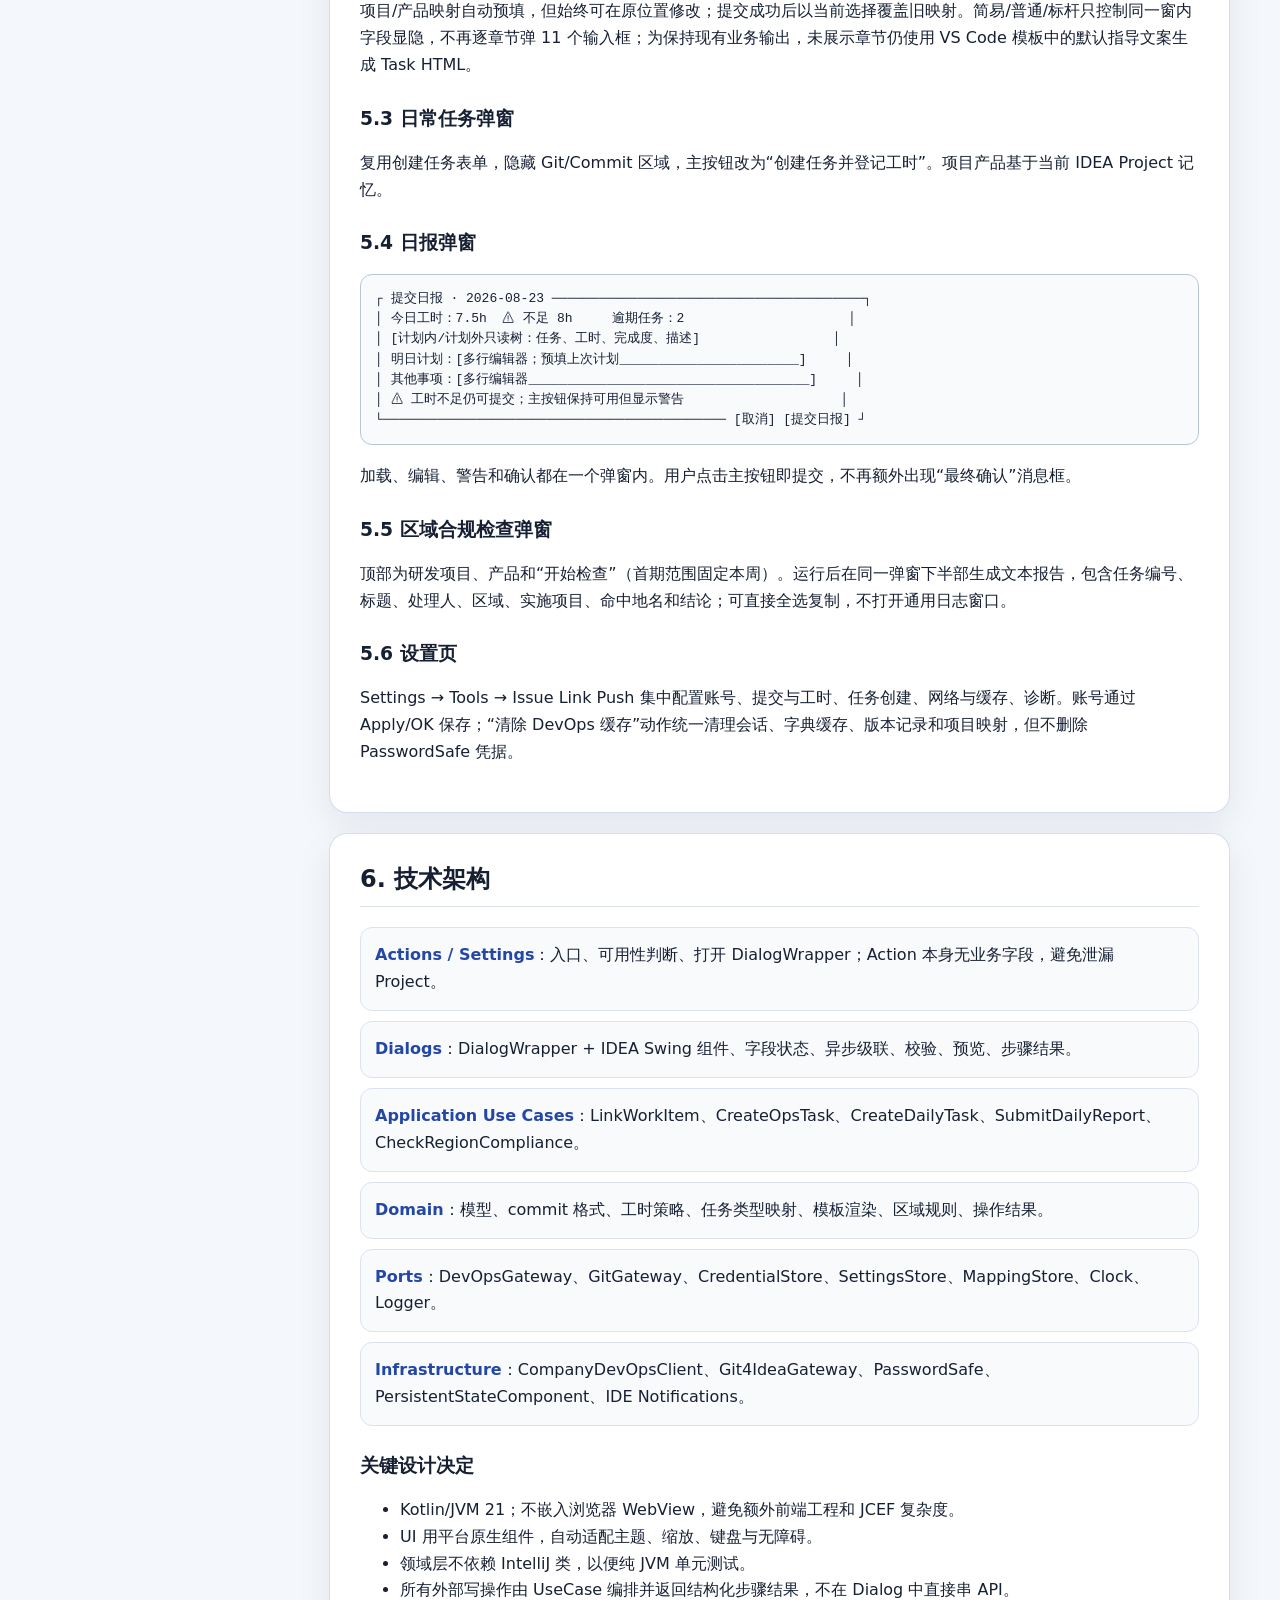
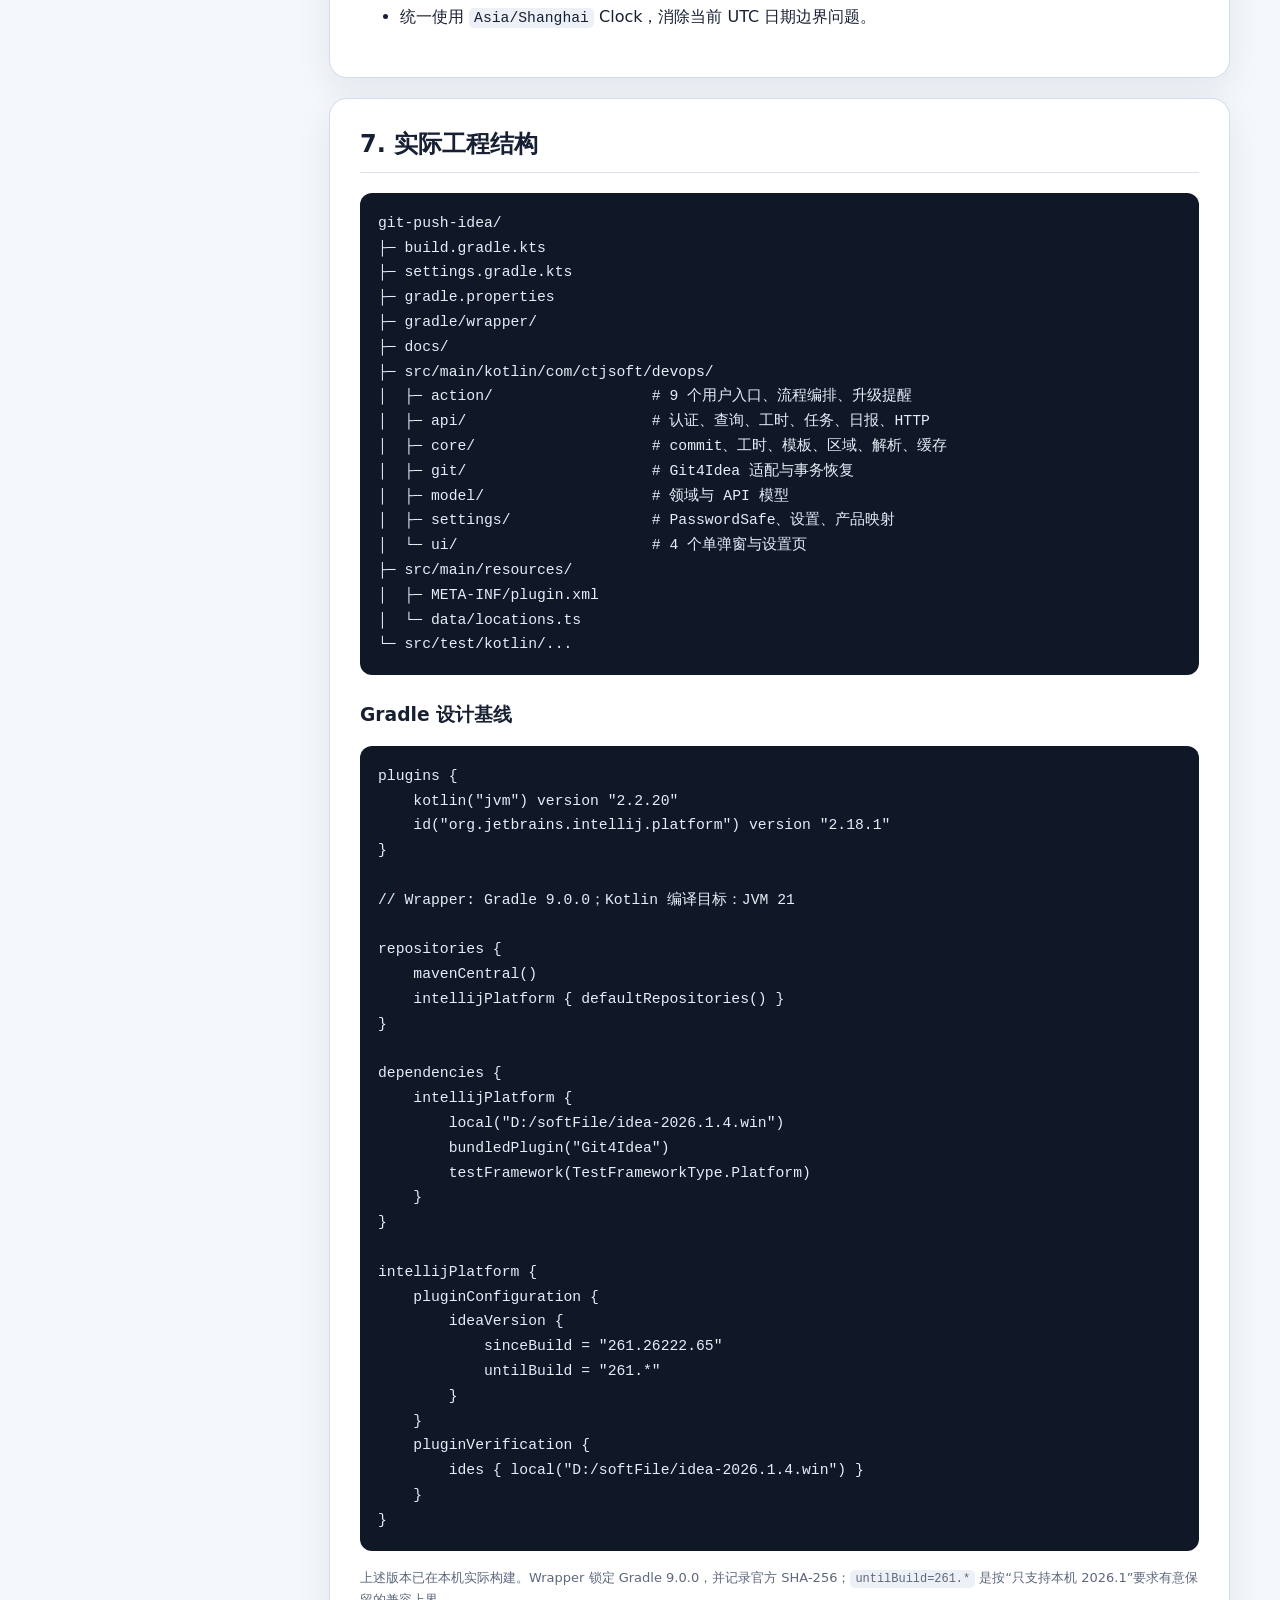
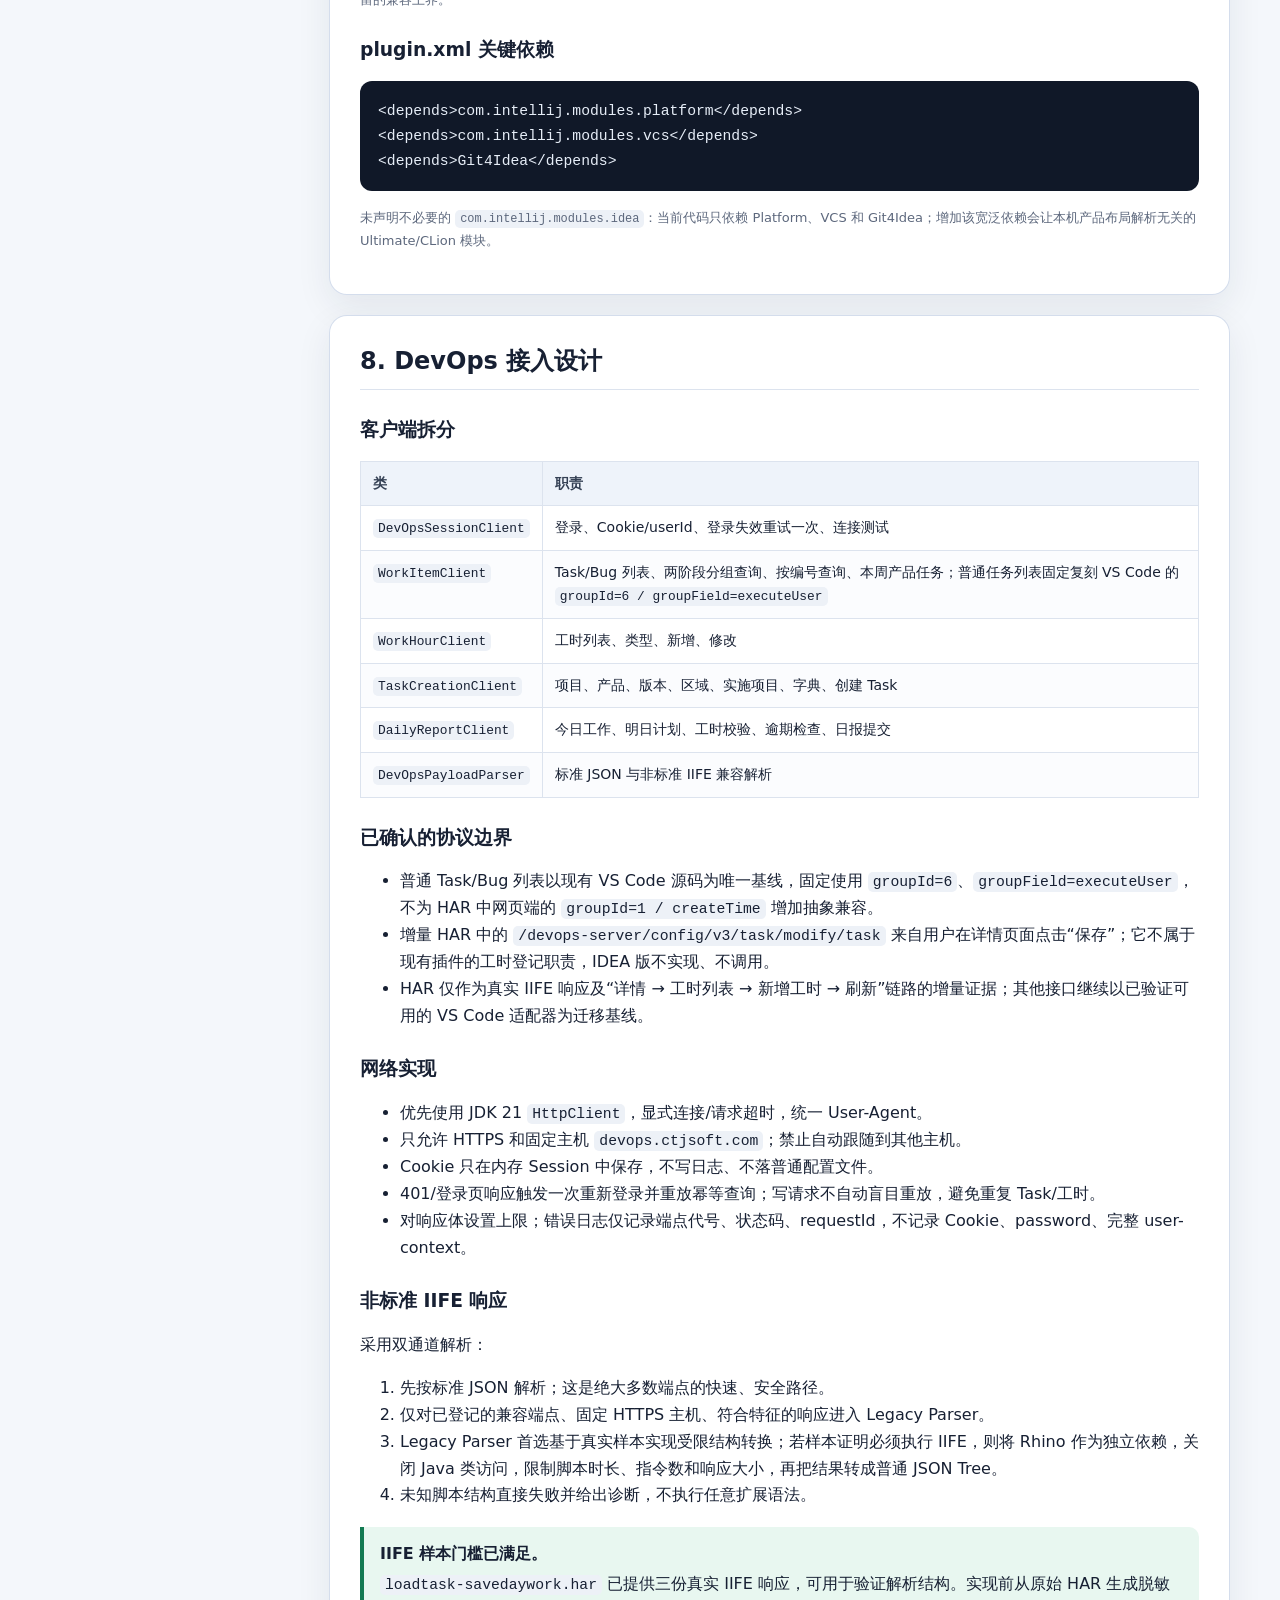
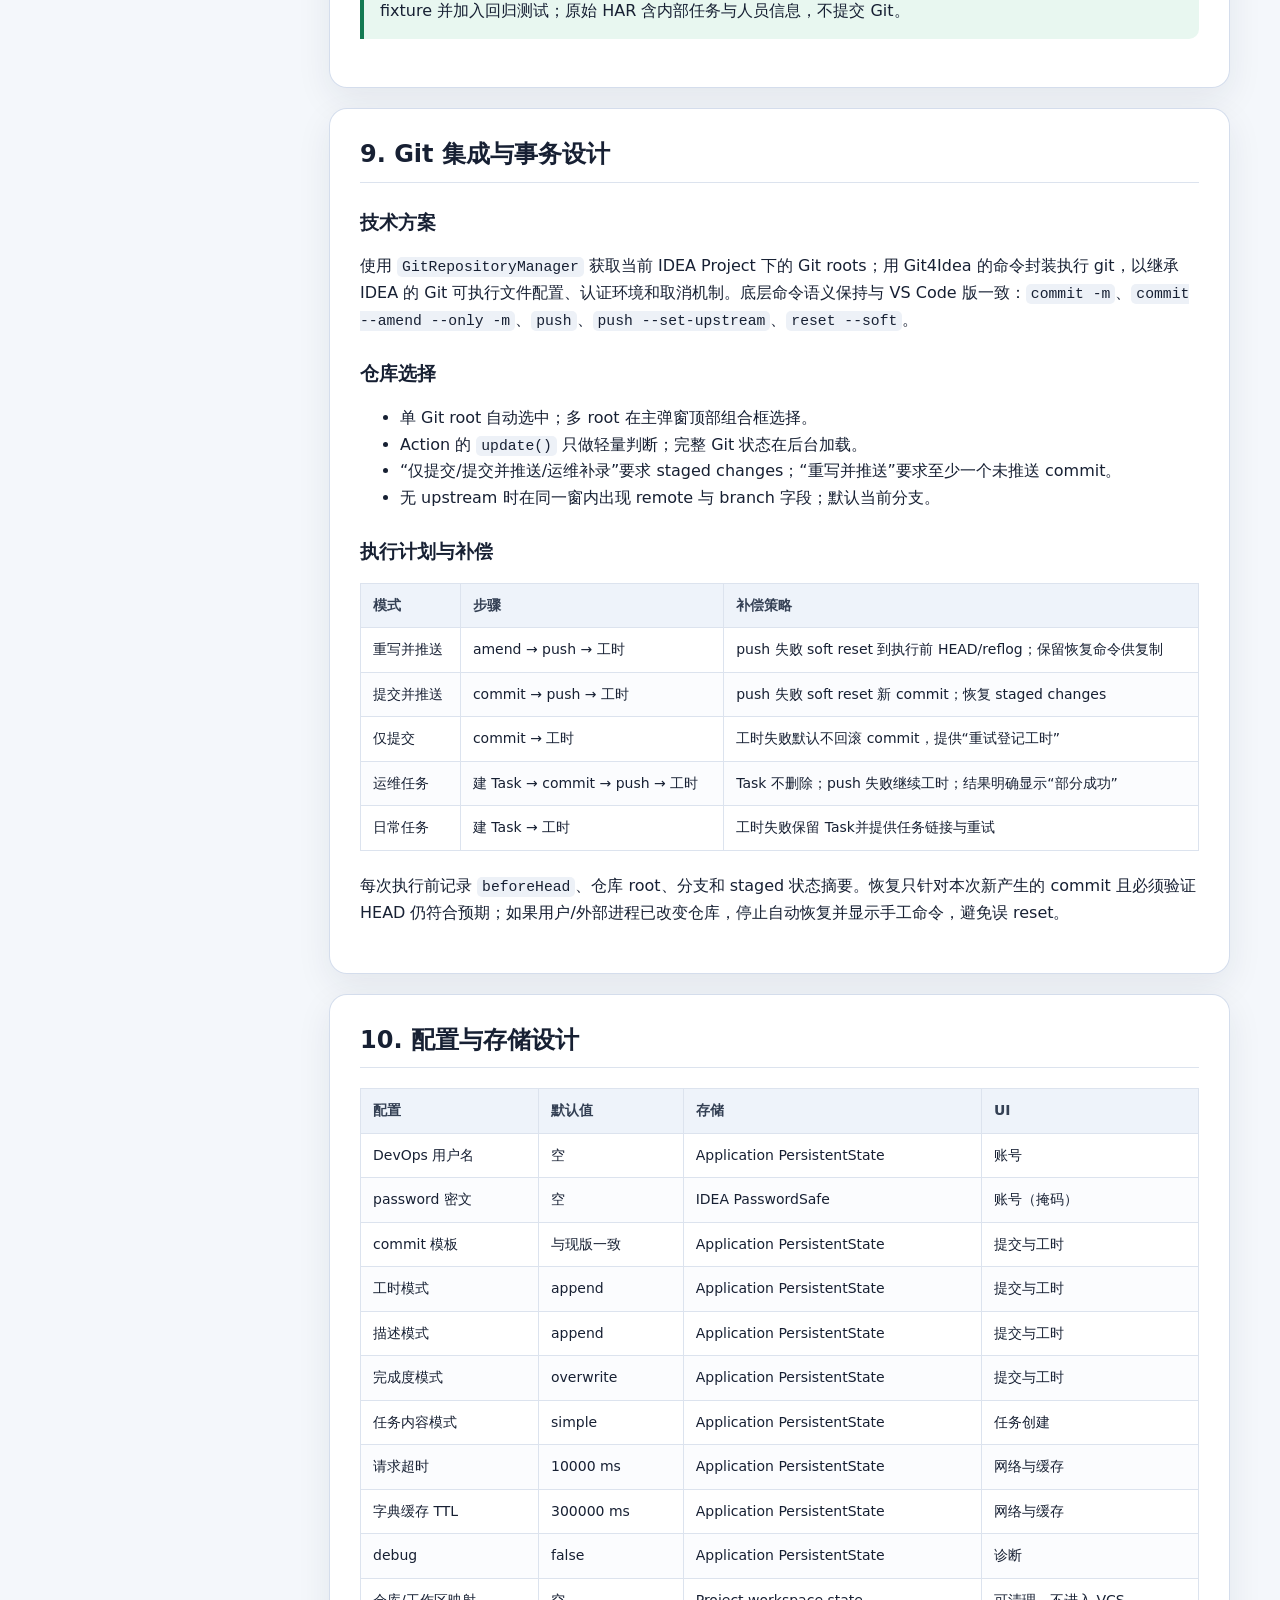
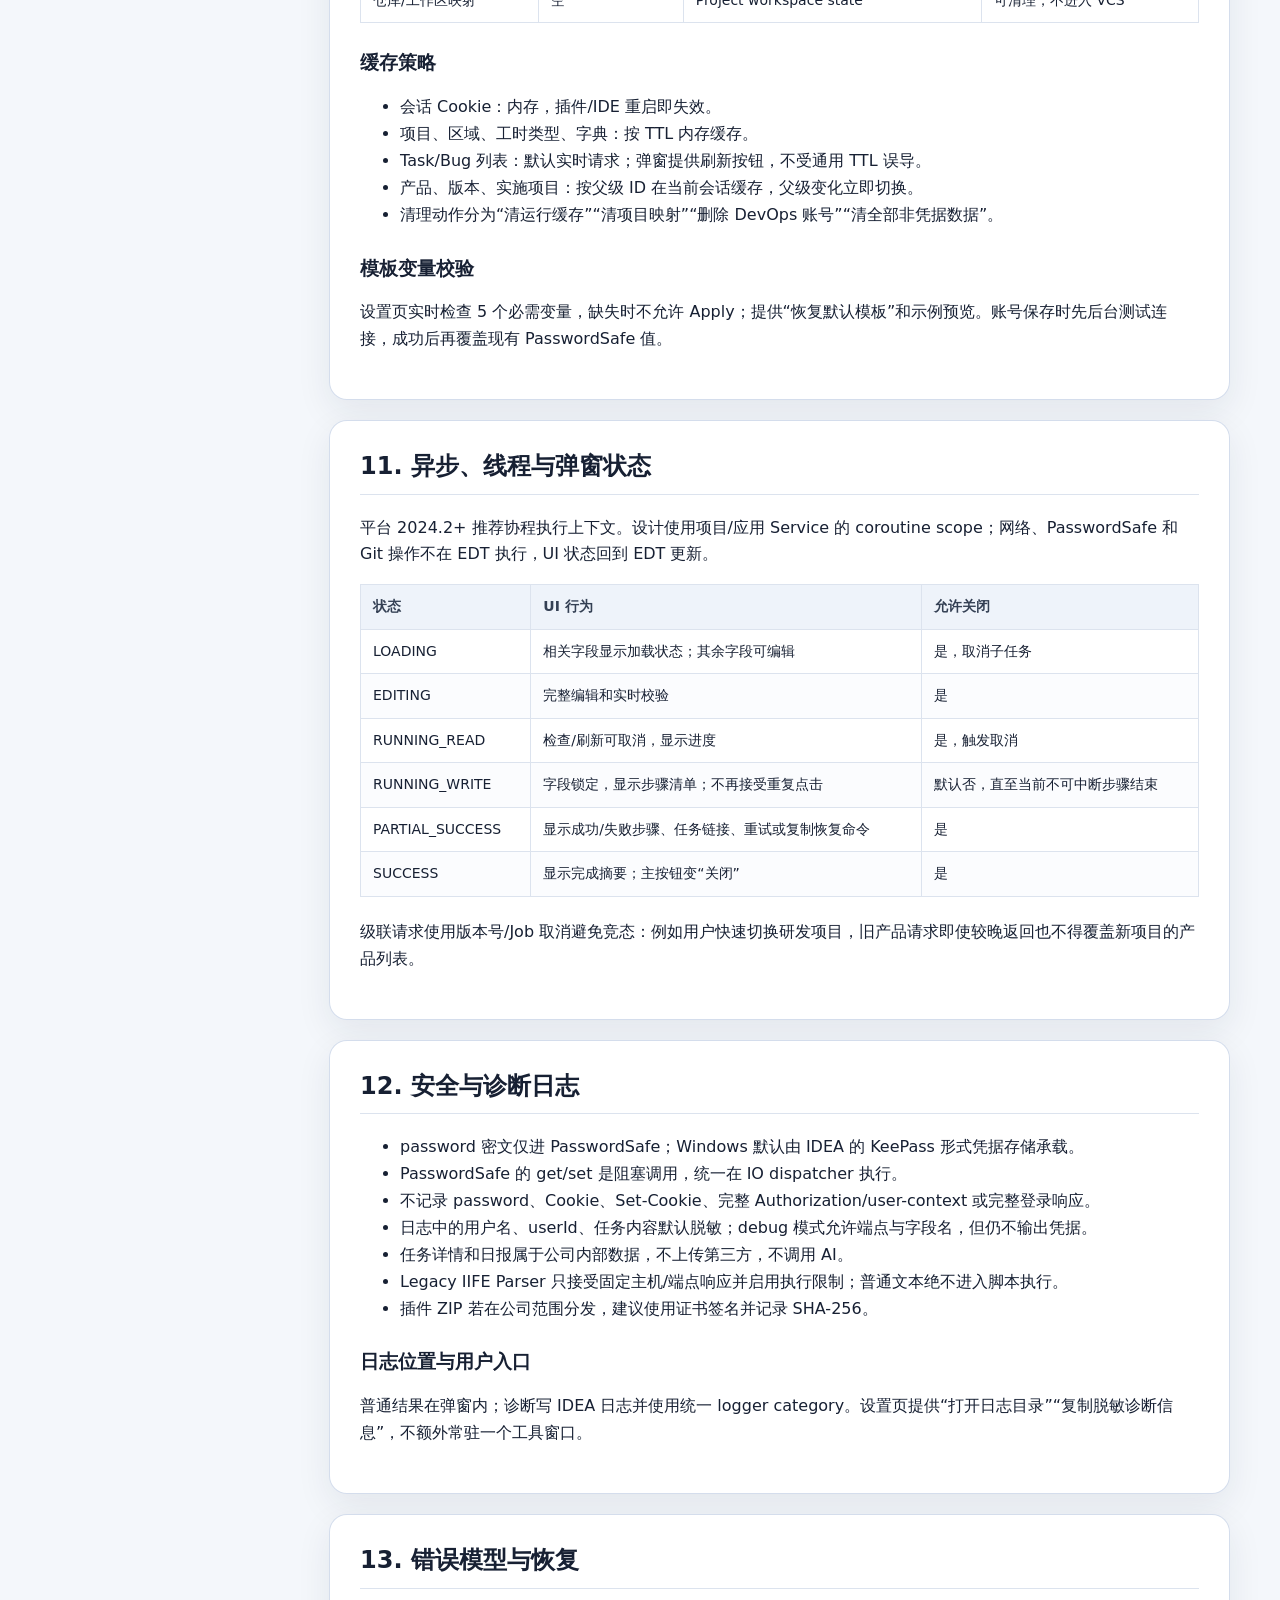
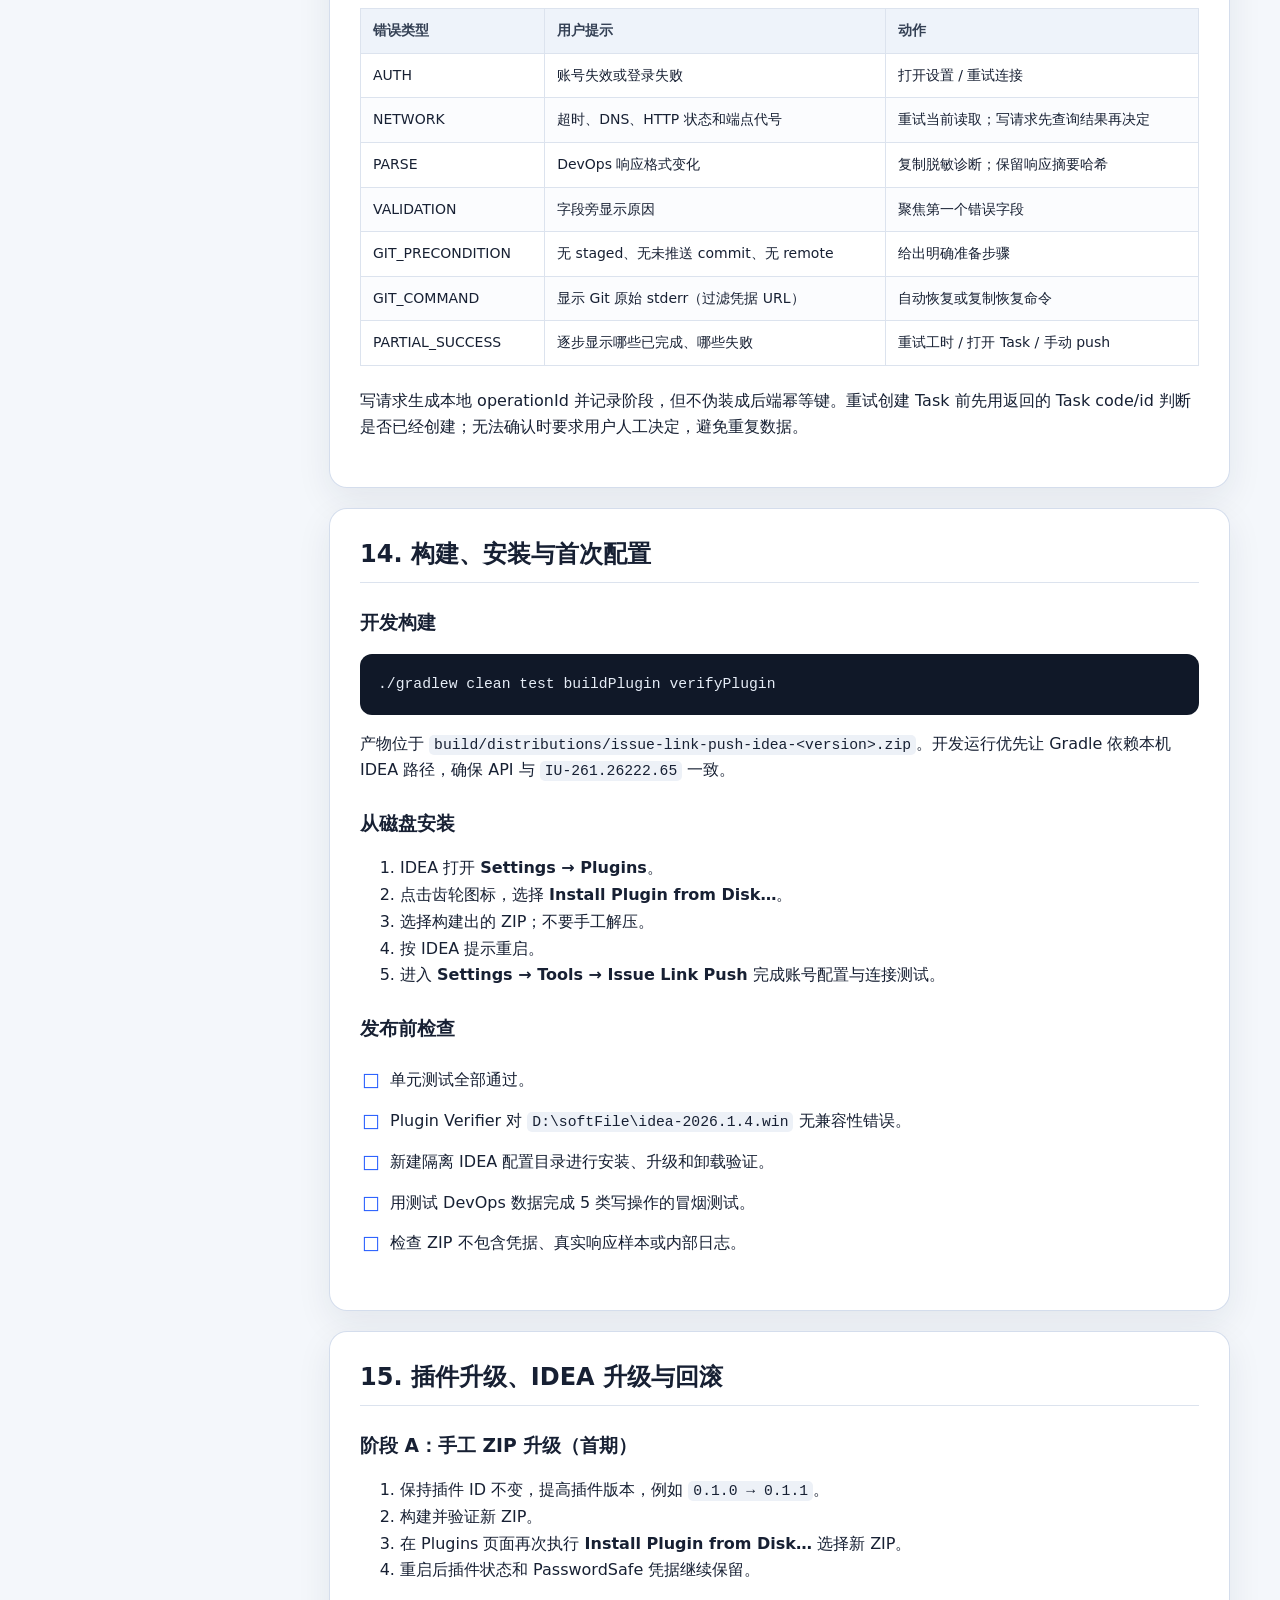
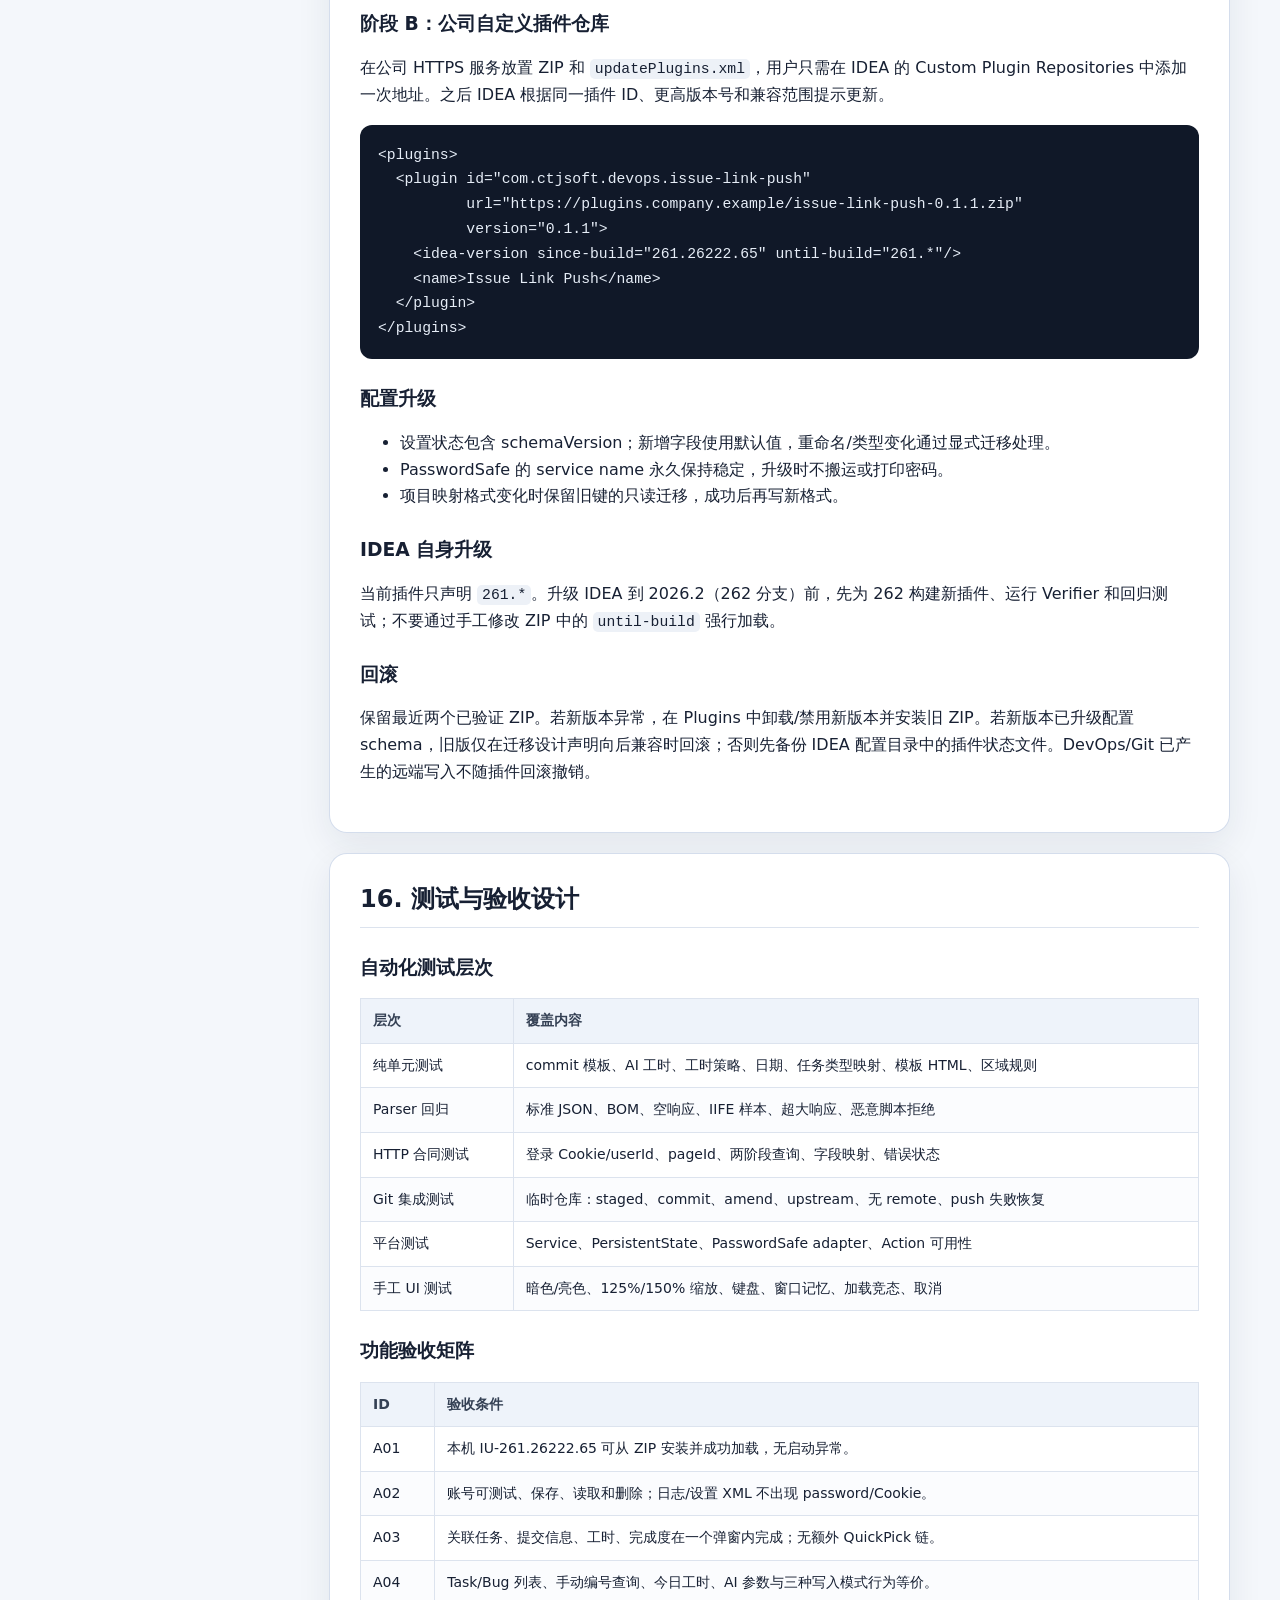
<file: docs/02-idea-plugin-design.html>
<!doctype html>
<html lang="zh-CN">
<head>
  <meta charset="utf-8">
  <meta name="viewport" content="width=device-width, initial-scale=1">
  <title>02 · IDEA 插件设计方案</title>
  <link rel="icon" href="data:,">
  <link rel="stylesheet" href="styles.css">
</head>
<body>
<main class="shell">
  <header class="topbar">
    <div class="brand"><a href="index.html">Issue Link Push · IDEA Migration</a></div>
    <nav class="nav"><a href="index.html">首页</a><a href="01-current-plugin-analysis.html">现状分析</a><a href="03-confirmation-checklist.html">确认清单</a></nav>
  </header>

  <section class="hero">
    <span class="eyebrow">文档 02 · Solution Design</span>
    <h1>IDEA 插件设计方案</h1>
    <p>目标是在本机 IntelliJ IDEA Ultimate 2026.1.4 上提供与 VS Code 版业务能力等价的插件，并把串行 QuickPick/InputBox 改为“一项业务、一个主弹窗”。</p>
  </section>

  <div class="doc-layout">
    <aside class="toc">
      <strong>目录</strong>
      <a href="#goals">1. 目标与原则</a>
      <a href="#support">2. 版本支持</a>
      <a href="#features">3. 功能设计</a>
      <a href="#entry">4. 入口与使用方式</a>
      <a href="#ux">5. 单弹窗 UI</a>
      <a href="#architecture">6. 技术架构</a>
      <a href="#project">7. 工程结构</a>
      <a href="#devops">8. DevOps 接入</a>
      <a href="#git">9. Git 与事务</a>
      <a href="#storage">10. 配置与存储</a>
      <a href="#async">11. 异步与状态</a>
      <a href="#security">12. 安全与日志</a>
      <a href="#errors">13. 错误与恢复</a>
      <a href="#install">14. 构建安装</a>
      <a href="#upgrade">15. 升级与回滚</a>
      <a href="#testing">16. 测试验收</a>
      <a href="#delivery">17. 实施阶段</a>
      <a href="#sources">18. 官方依据</a>
    </aside>

    <article class="doc-main">
      <section class="doc-section" id="goals">
        <h2>1. 目标与设计原则</h2>
        <h3>目标</h3>
        <ul>
          <li>完整覆盖 VS Code 0.3.12 的核心业务功能，而非只迁移 Git 提交部分。</li>
          <li>在本机 IntelliJ IDEA Ultimate 2026.1.4 可稳定安装、运行和升级。</li>
          <li>把同一业务流程的选择、输入、预览、执行和结果合并进一个主弹窗。</li>
          <li>保留现有 DevOps 协议、commit 格式、工时模式、任务模板和区域检查规则。</li>
          <li>明确跨 Git/DevOps 操作的部分成功状态，并提供可操作的恢复提示。</li>
        </ul>
        <h3>非目标</h3>
        <ul>
          <li>不兼容 VS Code 扩展包或复用其 UI 代码。</li>
          <li>首期不承诺 IntelliJ IDEA 2025.x、2026.2+、Android Studio 或其他 JetBrains IDE。</li>
          <li>首期不发布 JetBrains Marketplace；以本地 ZIP / 公司私有仓库为主。</li>
          <li>不改变公司 DevOps 后端，也不引入 AI 服务。</li>
        </ul>
        <div class="callout ok"><strong>核心 UX 约束。</strong>一个用户动作最多出现一个业务主弹窗。字段级确认、项目切换、手动任务编号、commit 预览、执行进度和结果都在该弹窗内完成；只有系统级文件选择器或不可避免的 IDEA 安全提示不受此限制。</div>
      </section>

      <section class="doc-section" id="support">
        <h2>2. 版本支持策略</h2>
        <table>
          <thead><tr><th>项目</th><th>设计值</th><th>说明</th></tr></thead>
          <tbody>
            <tr><td>产品</td><td>IntelliJ IDEA Ultimate</td><td>本机产品码 <code>IU</code>；以本地 IU 安装目录作为编译与沙箱平台。</td></tr>
            <tr><td>本机版本</td><td><code>2026.1.4</code></td><td>来自本机 <code>product-info.json</code>。</td></tr>
            <tr><td>本机构建号</td><td><code>IU-261.26222.65</code></td><td>插件开发与验证的唯一必测构建。</td></tr>
            <tr><td><code>sinceBuild</code></td><td><code>261.26222.65</code></td><td>不承诺比本机更早的 2026.1 构建。</td></tr>
            <tr><td><code>untilBuild</code></td><td><code>261.*</code></td><td>允许同一 2026.1 分支后续修复版安装，但只保证本机构建。</td></tr>
            <tr><td>JVM</td><td>Java 21</td><td>IntelliJ Platform 261 要求 Java 21；使用本机 JBR。</td></tr>
            <tr><td>操作系统</td><td>Windows x86_64</td><td>首期只对当前 Windows 环境验收；代码尽量不写死路径。</td></tr>
            <tr><td>Git 插件</td><td><code>Git4Idea</code> 必需</td><td>本机自带版本与 IDEA 构建一致。</td></tr>
          </tbody>
        </table>
        <div class="callout warn"><strong>兼容范围不等于质量承诺。</strong><code>261.*</code> 仅表示允许安装。每次 IDEA 2026.1 修复版更新后，应运行 Plugin Verifier 并做关键路径冒烟测试；升级到 2026.2 前必须发布新的兼容构建。</div>

        <h3>插件身份与版本</h3>
        <table>
          <tbody>
            <tr><th>插件名称</th><td>Issue Link Push</td></tr>
            <tr><th>插件 ID</th><td><code>com.ctjsoft.devops.issue-link-push</code>（发布后永久保持不变）</td></tr>
            <tr><th>IDEA 首版</th><td><code>0.1.0</code>，独立于 VS Code 的 <code>0.3.12</code> 版本线</td></tr>
            <tr><th>配置 schema</th><td><code>1</code>，后续用于状态迁移</td></tr>
          </tbody>
        </table>
      </section>

      <section class="doc-section" id="features">
        <h2>3. 功能设计与映射</h2>
        <table>
          <thead><tr><th>IDEA 功能入口</th><th>覆盖原命令</th><th>默认行为</th><th>结果</th></tr></thead>
          <tbody>
            <tr><td>关联 DevOps 工作项…</td><td>仅提交 / 提交并推送 / 重写并推送</td><td>弹窗顶部选择操作模式；默认“提交并推送”</td><td>规范 commit + 可选 push + 工时登记</td></tr>
            <tr><td>创建运维任务并提交…</td><td>运维工时补录</td><td>单窗创建 Task、提交和推送</td><td>Task + commit + push + 工时</td></tr>
            <tr><td>创建日常任务…</td><td>日常任务登记</td><td>不要求 Git</td><td>Task + 工时</td></tr>
            <tr><td>提交日报…</td><td>提交日报</td><td>单窗展示今日工作并编辑计划</td><td>DevOps 日报</td></tr>
            <tr><td>区域合规检查…</td><td>区域合规检查</td><td>同一弹窗中选范围、运行、看结果</td><td>可筛选结果表 + 复制报告</td></tr>
            <tr><td>Issue Link Push 设置</td><td>初始化账号 / 清缓存 / 升级提醒</td><td>统一设置页</td><td>账号、模式、缓存和诊断管理</td></tr>
          </tbody>
        </table>

        <h3>功能保留清单</h3>
        <ul>
          <li>Task/Bug 切换、按产品分组、标题/编号搜索、跨人员手动编号查询。</li>
          <li>commit 类型、subject 校验、模板实时预览、复制提交信息。</li>
          <li>工时类型、AI 工时参数、工时/描述/进度追加或覆盖。</li>
          <li>首次 push 的 remote/branch/set-upstream 处理。</li>
          <li>仓库与项目/产品记忆、工作区与项目/产品记忆；重新选择后更新映射。</li>
          <li>产品版本、区域自动识别、实施项目级联、未完成任务预计结束日期。</li>
          <li>简易/普通/标杆任务模板和工时类型→任务类型映射。</li>
          <li>今日工时、明日计划、工时不足 8h 提示、逾期任务提醒和日报提交。</li>
          <li>中国省市静态匹配、区域规则 A、实施项目规则 B。</li>
        </ul>
        <h3>已确认的行为选择</h3>
        <ul>
          <li><strong>运维补录工时类型：</strong>按弹窗中用户实际选择的工时类型登记，不再强制改为“代码编写”。</li>
          <li><strong>简易任务模板：</strong>保持 VS Code 现状；未在简易/普通模式中展示的章节，仍按现有模板逻辑写入默认指导文案。</li>
        </ul>
      </section>

      <section class="doc-section" id="entry">
        <h2>4. 入口与使用方式</h2>
        <h3>菜单入口</h3>
        <p>在 <strong>Tools → Issue Link Push</strong> 注册统一 Action Group，包含全部 9 个动作。所有 Action 同时可通过 <strong>Find Action</strong> 搜索，快捷键由用户在 IDEA Keymap 中自行绑定。</p>

        <h3>首次使用</h3>
        <ol>
          <li>安装插件 ZIP 并重启 IDEA（如 IDEA 要求）。</li>
          <li>打开 <strong>Settings → Tools → Issue Link Push</strong>。</li>
          <li>填写 DevOps 用户名和登录 password 密文，点击“Apply”或“OK”保存。</li>
          <li>在项目中执行 <strong>Tools → Issue Link Push → 关联 DevOps 任务提交并推送</strong>。</li>
        </ol>

        <h3>日常提交</h3>
        <ol>
          <li>先在 IDEA Commit 工具窗口暂存需要提交的改动；若选择“重写并推送”，则准备好一个未推送 commit。</li>
          <li>打开“关联 DevOps 工作项”弹窗，在同一页完成任务、提交信息、工时和完成度。</li>
          <li>核对底部实时 commit 预览，点击与模式对应的主按钮。</li>
          <li>弹窗内显示每步结果；全部成功后可直接关闭，失败时按提供的恢复动作处理。</li>
        </ol>

        <h3>无 Git 的任务登记</h3>
        <p>执行“创建日常任务”，选择/确认项目产品、区域、工时类型与任务内容后直接创建 Task 并登记工时。该功能只要求 IDEA 已打开项目，不要求项目启用 Git。</p>
      </section>

      <section class="doc-section" id="ux">
        <h2>5. 单弹窗 UI 设计</h2>
        <p>实现基础为 IDEA <code>DialogWrapper</code> + 平台 Swing 组件。弹窗支持 Esc、平台按钮顺序和字段级 <code>ValidationInfo</code>；级联数据在后台加载，不关闭弹窗、不再弹第二个选择框。</p>

        <h3>5.1 关联工作项弹窗</h3>
        <div class="wireframe">┌ 关联 DevOps 工作项 ─────────────────────────────────────────────┐
│ 操作：[提交并推送 ▼]    仓库：[git-push ▼]    分支：main       │
│ 推送：origin/main（若无 upstream，在此行选择 remote/branch）    │
├ 工作项 ────────────────────────────────────────────────────────┤
│ 类型：(● Task  ○ Bug)                                          │
│ 任务：[可搜索组合框：TASK-123 / 标题                         ▼] │
│       支持直接输入编号并在本框查询；右侧 [刷新]                 │
│ 状态：进行中  产品：XX  预计 8h / 已用 3h / 当前 40%            │
├ 提交与工时 ────────────────────────────────────────────────────┤
│ Commit type：[fix ▼]      工时类型：[代码编写 ▼]                │
│ Subject：[修复……___________________________________________]    │
│ 本次工时：[1.5__]  模式：累加   完成度：[20__]% 模式：覆盖      │
│ 今日已有：2h / 40%；描述：……                                   │
├ 预览 ──────────────────────────────────────────────────────────┤
│ fix:修复…… scrum -e TASK-123 -h:1.5 -s:20          [复制]       │
├ 执行状态（点击后原地展开）─────────────────────────────────────┤
│ ✓ 创建 commit   ✓ 推送 origin/main   ✓ 登记工时                 │
└──────────────────────────────────────── [取消] [提交并推送] ──┘</div>
        <p>模式切换会改变前置校验和按钮文字：“仅提交”“提交并推送”“重写并推送”。不再使用含义错误的统一“确认并推送”。切换任务后在窗内加载今日工时；任何字段都能直接返回修改。</p>

        <h3>5.2 创建任务弹窗</h3>
        <div class="wireframe">┌ 创建运维任务并提交 ───────────────────────────────────────────┐
│ 标题：[____________________________________________________]    │
│ 研发项目：[XX ▼]  产品：[XX ▼]  版本：[XX ▼]                    │
│ 区域：[北京 ▼]（由标题建议）  实施项目：[XX ▼]                   │
│ 工时类型：[代码编写 ▼] → 任务类型：编码工作                     │
│ 工时：[4__]  完成度：[100__]%  预计结束：[条件显示日期框]        │
│ Commit type：[upd ▼]  仓库/推送：[origin/main]                  │
├ 任务内容  模式：(● 简易 ○ 普通 ○ 标杆) ───────────────────────┤
│ 任务描述：[多行编辑器_____________________________________]    │
│ 验收标准：[普通/标杆显示__________________________________]    │
│ [展开高级章节]  前置任务 / SVN / DB / 前端 / 后端 / 配置 / 影响 │
├ 预览与执行 ────────────────────────────────────────────────────┤
│ Task、commit、工时摘要；执行后显示每一步状态与任务链接          │
└────────────────────────────────────── [取消] [创建、提交并推送] ┘</div>
        <p>项目/产品映射自动预填，但始终可在原位置修改；提交成功后以当前选择覆盖旧映射。简易/普通/标杆只控制同一窗内字段显隐，不再逐章节弹 11 个输入框；为保持现有业务输出，未展示章节仍使用 VS Code 模板中的默认指导文案生成 Task HTML。</p>

        <h3>5.3 日常任务弹窗</h3>
        <p>复用创建任务表单，隐藏 Git/Commit 区域，主按钮改为“创建任务并登记工时”。项目产品基于当前 IDEA Project 记忆。</p>

        <h3>5.4 日报弹窗</h3>
        <div class="wireframe">┌ 提交日报 · 2026-08-23 ────────────────────────────────────────┐
│ 今日工时：7.5h  ⚠ 不足 8h     逾期任务：2                     │
│ [计划内/计划外只读树：任务、工时、完成度、描述]                 │
│ 明日计划：[多行编辑器；预填上次计划_______________________]     │
│ 其他事项：[多行编辑器____________________________________]     │
│ ⚠ 工时不足仍可提交；主按钮保持可用但显示警告                    │
└──────────────────────────────────────────── [取消] [提交日报] ┘</div>
        <p>加载、编辑、警告和确认都在一个弹窗内。用户点击主按钮即提交，不再额外出现“最终确认”消息框。</p>

        <h3>5.5 区域合规检查弹窗</h3>
        <p>顶部为研发项目、产品和“开始检查”（首期范围固定本周）。运行后在同一弹窗下半部生成文本报告，包含任务编号、标题、处理人、区域、实施项目、命中地名和结论；可直接全选复制，不打开通用日志窗口。</p>

        <h3>5.6 设置页</h3>
        <p>Settings → Tools → Issue Link Push 集中配置账号、提交与工时、任务创建、网络与缓存、诊断。账号通过 Apply/OK 保存；“清除 DevOps 缓存”动作统一清理会话、字典缓存、版本记录和项目映射，但不删除 PasswordSafe 凭据。</p>
      </section>

      <section class="doc-section" id="architecture">
        <h2>6. 技术架构</h2>
        <div class="architecture">
          <div class="layer"><strong>Actions / Settings</strong>：入口、可用性判断、打开 DialogWrapper；Action 本身无业务字段，避免泄漏 Project。</div>
          <div class="layer"><strong>Dialogs</strong>：DialogWrapper + IDEA Swing 组件、字段状态、异步级联、校验、预览、步骤结果。</div>
          <div class="layer"><strong>Application Use Cases</strong>：LinkWorkItem、CreateOpsTask、CreateDailyTask、SubmitDailyReport、CheckRegionCompliance。</div>
          <div class="layer"><strong>Domain</strong>：模型、commit 格式、工时策略、任务类型映射、模板渲染、区域规则、操作结果。</div>
          <div class="layer"><strong>Ports</strong>：DevOpsGateway、GitGateway、CredentialStore、SettingsStore、MappingStore、Clock、Logger。</div>
          <div class="layer"><strong>Infrastructure</strong>：CompanyDevOpsClient、Git4IdeaGateway、PasswordSafe、PersistentStateComponent、IDE Notifications。</div>
        </div>
        <h3>关键设计决定</h3>
        <ul>
          <li>Kotlin/JVM 21；不嵌入浏览器 WebView，避免额外前端工程和 JCEF 复杂度。</li>
          <li>UI 用平台原生组件，自动适配主题、缩放、键盘与无障碍。</li>
          <li>领域层不依赖 IntelliJ 类，以便纯 JVM 单元测试。</li>
          <li>所有外部写操作由 UseCase 编排并返回结构化步骤结果，不在 Dialog 中直接串 API。</li>
          <li>统一使用 <code>Asia/Shanghai</code> Clock，消除当前 UTC 日期边界问题。</li>
        </ul>
      </section>

      <section class="doc-section" id="project">
        <h2>7. 实际工程结构</h2>
        <pre><code>git-push-idea/
├─ build.gradle.kts
├─ settings.gradle.kts
├─ gradle.properties
├─ gradle/wrapper/
├─ docs/
├─ src/main/kotlin/com/ctjsoft/devops/
│  ├─ action/                  # 9 个用户入口、流程编排、升级提醒
│  ├─ api/                     # 认证、查询、工时、任务、日报、HTTP
│  ├─ core/                    # commit、工时、模板、区域、解析、缓存
│  ├─ git/                     # Git4Idea 适配与事务恢复
│  ├─ model/                   # 领域与 API 模型
│  ├─ settings/                # PasswordSafe、设置、产品映射
│  └─ ui/                      # 4 个单弹窗与设置页
├─ src/main/resources/
│  ├─ META-INF/plugin.xml
│  └─ data/locations.ts
└─ src/test/kotlin/...</code></pre>

        <h3>Gradle 设计基线</h3>
        <pre><code>plugins {
    kotlin("jvm") version "2.2.20"
    id("org.jetbrains.intellij.platform") version "2.18.1"
}

// Wrapper: Gradle 9.0.0；Kotlin 编译目标：JVM 21

repositories {
    mavenCentral()
    intellijPlatform { defaultRepositories() }
}

dependencies {
    intellijPlatform {
        local("D:/softFile/idea-2026.1.4.win")
        bundledPlugin("Git4Idea")
        testFramework(TestFrameworkType.Platform)
    }
}

intellijPlatform {
    pluginConfiguration {
        ideaVersion {
            sinceBuild = "261.26222.65"
            untilBuild = "261.*"
        }
    }
    pluginVerification {
        ides { local("D:/softFile/idea-2026.1.4.win") }
    }
}</code></pre>
        <p class="muted small">上述版本已在本机实际构建。Wrapper 锁定 Gradle 9.0.0，并记录官方 SHA-256；<code>untilBuild=261.*</code> 是按“只支持本机 2026.1”要求有意保留的兼容上界。</p>

        <h3>plugin.xml 关键依赖</h3>
        <pre><code>&lt;depends&gt;com.intellij.modules.platform&lt;/depends&gt;
&lt;depends&gt;com.intellij.modules.vcs&lt;/depends&gt;
&lt;depends&gt;Git4Idea&lt;/depends&gt;</code></pre>
        <p class="muted small">未声明不必要的 <code>com.intellij.modules.idea</code>：当前代码只依赖 Platform、VCS 和 Git4Idea；增加该宽泛依赖会让本机产品布局解析无关的 Ultimate/CLion 模块。</p>
      </section>

      <section class="doc-section" id="devops">
        <h2>8. DevOps 接入设计</h2>
        <h3>客户端拆分</h3>
        <table>
          <thead><tr><th>类</th><th>职责</th></tr></thead>
          <tbody>
            <tr><td><code>DevOpsSessionClient</code></td><td>登录、Cookie/userId、登录失效重试一次、连接测试</td></tr>
            <tr><td><code>WorkItemClient</code></td><td>Task/Bug 列表、两阶段分组查询、按编号查询、本周产品任务；普通任务列表固定复刻 VS Code 的 <code>groupId=6 / groupField=executeUser</code></td></tr>
            <tr><td><code>WorkHourClient</code></td><td>工时列表、类型、新增、修改</td></tr>
            <tr><td><code>TaskCreationClient</code></td><td>项目、产品、版本、区域、实施项目、字典、创建 Task</td></tr>
            <tr><td><code>DailyReportClient</code></td><td>今日工作、明日计划、工时校验、逾期检查、日报提交</td></tr>
            <tr><td><code>DevOpsPayloadParser</code></td><td>标准 JSON 与非标准 IIFE 兼容解析</td></tr>
          </tbody>
        </table>

        <h3>已确认的协议边界</h3>
        <ul>
          <li>普通 Task/Bug 列表以现有 VS Code 源码为唯一基线，固定使用 <code>groupId=6</code>、<code>groupField=executeUser</code>，不为 HAR 中网页端的 <code>groupId=1 / createTime</code> 增加抽象兼容。</li>
          <li>增量 HAR 中的 <code>/devops-server/config/v3/task/modify/task</code> 来自用户在详情页面点击“保存”；它不属于现有插件的工时登记职责，IDEA 版不实现、不调用。</li>
          <li>HAR 仅作为真实 IIFE 响应及“详情 → 工时列表 → 新增工时 → 刷新”链路的增量证据；其他接口继续以已验证可用的 VS Code 适配器为迁移基线。</li>
        </ul>

        <h3>网络实现</h3>
        <ul>
          <li>优先使用 JDK 21 <code>HttpClient</code>，显式连接/请求超时，统一 User-Agent。</li>
          <li>只允许 HTTPS 和固定主机 <code>devops.ctjsoft.com</code>；禁止自动跟随到其他主机。</li>
          <li>Cookie 只在内存 Session 中保存，不写日志、不落普通配置文件。</li>
          <li>401/登录页响应触发一次重新登录并重放幂等查询；写请求不自动盲目重放，避免重复 Task/工时。</li>
          <li>对响应体设置上限；错误日志仅记录端点代号、状态码、requestId，不记录 Cookie、password、完整 user-context。</li>
        </ul>

        <h3>非标准 IIFE 响应</h3>
        <p>采用双通道解析：</p>
        <ol>
          <li>先按标准 JSON 解析；这是绝大多数端点的快速、安全路径。</li>
          <li>仅对已登记的兼容端点、固定 HTTPS 主机、符合特征的响应进入 Legacy Parser。</li>
          <li>Legacy Parser 首选基于真实样本实现受限结构转换；若样本证明必须执行 IIFE，则将 Rhino 作为独立依赖，关闭 Java 类访问，限制脚本时长、指令数和响应大小，再把结果转成普通 JSON Tree。</li>
          <li>未知脚本结构直接失败并给出诊断，不执行任意扩展语法。</li>
        </ol>
        <div class="callout ok"><strong>IIFE 样本门槛已满足。</strong><code>loadtask-savedaywork.har</code> 已提供三份真实 IIFE 响应，可用于验证解析结构。实现前从原始 HAR 生成脱敏 fixture 并加入回归测试；原始 HAR 含内部任务与人员信息，不提交 Git。</div>
      </section>

      <section class="doc-section" id="git">
        <h2>9. Git 集成与事务设计</h2>
        <h3>技术方案</h3>
        <p>使用 <code>GitRepositoryManager</code> 获取当前 IDEA Project 下的 Git roots；用 Git4Idea 的命令封装执行 git，以继承 IDEA 的 Git 可执行文件配置、认证环境和取消机制。底层命令语义保持与 VS Code 版一致：<code>commit -m</code>、<code>commit --amend --only -m</code>、<code>push</code>、<code>push --set-upstream</code>、<code>reset --soft</code>。</p>

        <h3>仓库选择</h3>
        <ul>
          <li>单 Git root 自动选中；多 root 在主弹窗顶部组合框选择。</li>
          <li>Action 的 <code>update()</code> 只做轻量判断；完整 Git 状态在后台加载。</li>
          <li>“仅提交/提交并推送/运维补录”要求 staged changes；“重写并推送”要求至少一个未推送 commit。</li>
          <li>无 upstream 时在同一窗内出现 remote 与 branch 字段；默认当前分支。</li>
        </ul>

        <h3>执行计划与补偿</h3>
        <table>
          <thead><tr><th>模式</th><th>步骤</th><th>补偿策略</th></tr></thead>
          <tbody>
            <tr><td>重写并推送</td><td>amend → push → 工时</td><td>push 失败 soft reset 到执行前 HEAD/reflog；保留恢复命令供复制</td></tr>
            <tr><td>提交并推送</td><td>commit → push → 工时</td><td>push 失败 soft reset 新 commit；恢复 staged changes</td></tr>
            <tr><td>仅提交</td><td>commit → 工时</td><td>工时失败默认不回滚 commit，提供“重试登记工时”</td></tr>
            <tr><td>运维任务</td><td>建 Task → commit → push → 工时</td><td>Task 不删除；push 失败继续工时；结果明确显示“部分成功”</td></tr>
            <tr><td>日常任务</td><td>建 Task → 工时</td><td>工时失败保留 Task并提供任务链接与重试</td></tr>
          </tbody>
        </table>
        <p>每次执行前记录 <code>beforeHead</code>、仓库 root、分支和 staged 状态摘要。恢复只针对本次新产生的 commit 且必须验证 HEAD 仍符合预期；如果用户/外部进程已改变仓库，停止自动恢复并显示手工命令，避免误 reset。</p>
      </section>

      <section class="doc-section" id="storage">
        <h2>10. 配置与存储设计</h2>
        <table>
          <thead><tr><th>配置</th><th>默认值</th><th>存储</th><th>UI</th></tr></thead>
          <tbody>
            <tr><td>DevOps 用户名</td><td>空</td><td>Application PersistentState</td><td>账号</td></tr>
            <tr><td>password 密文</td><td>空</td><td>IDEA PasswordSafe</td><td>账号（掩码）</td></tr>
            <tr><td>commit 模板</td><td>与现版一致</td><td>Application PersistentState</td><td>提交与工时</td></tr>
            <tr><td>工时模式</td><td>append</td><td>Application PersistentState</td><td>提交与工时</td></tr>
            <tr><td>描述模式</td><td>append</td><td>Application PersistentState</td><td>提交与工时</td></tr>
            <tr><td>完成度模式</td><td>overwrite</td><td>Application PersistentState</td><td>提交与工时</td></tr>
            <tr><td>任务内容模式</td><td>simple</td><td>Application PersistentState</td><td>任务创建</td></tr>
            <tr><td>请求超时</td><td>10000 ms</td><td>Application PersistentState</td><td>网络与缓存</td></tr>
            <tr><td>字典缓存 TTL</td><td>300000 ms</td><td>Application PersistentState</td><td>网络与缓存</td></tr>
            <tr><td>debug</td><td>false</td><td>Application PersistentState</td><td>诊断</td></tr>
            <tr><td>仓库/工作区映射</td><td>空</td><td>Project workspace state</td><td>可清理，不进入 VCS</td></tr>
          </tbody>
        </table>

        <h3>缓存策略</h3>
        <ul>
          <li>会话 Cookie：内存，插件/IDE 重启即失效。</li>
          <li>项目、区域、工时类型、字典：按 TTL 内存缓存。</li>
          <li>Task/Bug 列表：默认实时请求；弹窗提供刷新按钮，不受通用 TTL 误导。</li>
          <li>产品、版本、实施项目：按父级 ID 在当前会话缓存，父级变化立即切换。</li>
          <li>清理动作分为“清运行缓存”“清项目映射”“删除 DevOps 账号”“清全部非凭据数据”。</li>
        </ul>

        <h3>模板变量校验</h3>
        <p>设置页实时检查 5 个必需变量，缺失时不允许 Apply；提供“恢复默认模板”和示例预览。账号保存时先后台测试连接，成功后再覆盖现有 PasswordSafe 值。</p>
      </section>

      <section class="doc-section" id="async">
        <h2>11. 异步、线程与弹窗状态</h2>
        <p>平台 2024.2+ 推荐协程执行上下文。设计使用项目/应用 Service 的 coroutine scope；网络、PasswordSafe 和 Git 操作不在 EDT 执行，UI 状态回到 EDT 更新。</p>
        <table>
          <thead><tr><th>状态</th><th>UI 行为</th><th>允许关闭</th></tr></thead>
          <tbody>
            <tr><td>LOADING</td><td>相关字段显示加载状态；其余字段可编辑</td><td>是，取消子任务</td></tr>
            <tr><td>EDITING</td><td>完整编辑和实时校验</td><td>是</td></tr>
            <tr><td>RUNNING_READ</td><td>检查/刷新可取消，显示进度</td><td>是，触发取消</td></tr>
            <tr><td>RUNNING_WRITE</td><td>字段锁定，显示步骤清单；不再接受重复点击</td><td>默认否，直至当前不可中断步骤结束</td></tr>
            <tr><td>PARTIAL_SUCCESS</td><td>显示成功/失败步骤、任务链接、重试或复制恢复命令</td><td>是</td></tr>
            <tr><td>SUCCESS</td><td>显示完成摘要；主按钮变“关闭”</td><td>是</td></tr>
          </tbody>
        </table>
        <p>级联请求使用版本号/Job 取消避免竞态：例如用户快速切换研发项目，旧产品请求即使较晚返回也不得覆盖新项目的产品列表。</p>
      </section>

      <section class="doc-section" id="security">
        <h2>12. 安全与诊断日志</h2>
        <ul>
          <li>password 密文仅进 PasswordSafe；Windows 默认由 IDEA 的 KeePass 形式凭据存储承载。</li>
          <li>PasswordSafe 的 get/set 是阻塞调用，统一在 IO dispatcher 执行。</li>
          <li>不记录 password、Cookie、Set-Cookie、完整 Authorization/user-context 或完整登录响应。</li>
          <li>日志中的用户名、userId、任务内容默认脱敏；debug 模式允许端点与字段名，但仍不输出凭据。</li>
          <li>任务详情和日报属于公司内部数据，不上传第三方，不调用 AI。</li>
          <li>Legacy IIFE Parser 只接受固定主机/端点响应并启用执行限制；普通文本绝不进入脚本执行。</li>
          <li>插件 ZIP 若在公司范围分发，建议使用证书签名并记录 SHA-256。</li>
        </ul>
        <h3>日志位置与用户入口</h3>
        <p>普通结果在弹窗内；诊断写 IDEA 日志并使用统一 logger category。设置页提供“打开日志目录”“复制脱敏诊断信息”，不额外常驻一个工具窗口。</p>
      </section>

      <section class="doc-section" id="errors">
        <h2>13. 错误模型与恢复</h2>
        <table>
          <thead><tr><th>错误类型</th><th>用户提示</th><th>动作</th></tr></thead>
          <tbody>
            <tr><td>AUTH</td><td>账号失效或登录失败</td><td>打开设置 / 重试连接</td></tr>
            <tr><td>NETWORK</td><td>超时、DNS、HTTP 状态和端点代号</td><td>重试当前读取；写请求先查询结果再决定</td></tr>
            <tr><td>PARSE</td><td>DevOps 响应格式变化</td><td>复制脱敏诊断；保留响应摘要哈希</td></tr>
            <tr><td>VALIDATION</td><td>字段旁显示原因</td><td>聚焦第一个错误字段</td></tr>
            <tr><td>GIT_PRECONDITION</td><td>无 staged、无未推送 commit、无 remote</td><td>给出明确准备步骤</td></tr>
            <tr><td>GIT_COMMAND</td><td>显示 Git 原始 stderr（过滤凭据 URL）</td><td>自动恢复或复制恢复命令</td></tr>
            <tr><td>PARTIAL_SUCCESS</td><td>逐步显示哪些已完成、哪些失败</td><td>重试工时 / 打开 Task / 手动 push</td></tr>
          </tbody>
        </table>
        <p>写请求生成本地 operationId 并记录阶段，但不伪装成后端幂等键。重试创建 Task 前先用返回的 Task code/id 判断是否已经创建；无法确认时要求用户人工决定，避免重复数据。</p>
      </section>

      <section class="doc-section" id="install">
        <h2>14. 构建、安装与首次配置</h2>
        <h3>开发构建</h3>
        <pre><code>./gradlew clean test buildPlugin verifyPlugin</code></pre>
        <p>产物位于 <code>build/distributions/issue-link-push-idea-&lt;version&gt;.zip</code>。开发运行优先让 Gradle 依赖本机 IDEA 路径，确保 API 与 <code>IU-261.26222.65</code> 一致。</p>

        <h3>从磁盘安装</h3>
        <ol>
          <li>IDEA 打开 <strong>Settings → Plugins</strong>。</li>
          <li>点击齿轮图标，选择 <strong>Install Plugin from Disk…</strong>。</li>
          <li>选择构建出的 ZIP；不要手工解压。</li>
          <li>按 IDEA 提示重启。</li>
          <li>进入 <strong>Settings → Tools → Issue Link Push</strong> 完成账号配置与连接测试。</li>
        </ol>

        <h3>发布前检查</h3>
        <ul class="checklist">
          <li>单元测试全部通过。</li>
          <li>Plugin Verifier 对 <code>D:\softFile\idea-2026.1.4.win</code> 无兼容性错误。</li>
          <li>新建隔离 IDEA 配置目录进行安装、升级和卸载验证。</li>
          <li>用测试 DevOps 数据完成 5 类写操作的冒烟测试。</li>
          <li>检查 ZIP 不包含凭据、真实响应样本或内部日志。</li>
        </ul>
      </section>

      <section class="doc-section" id="upgrade">
        <h2>15. 插件升级、IDEA 升级与回滚</h2>
        <h3>阶段 A：手工 ZIP 升级（首期）</h3>
        <ol>
          <li>保持插件 ID 不变，提高插件版本，例如 <code>0.1.0 → 0.1.1</code>。</li>
          <li>构建并验证新 ZIP。</li>
          <li>在 Plugins 页面再次执行 <strong>Install Plugin from Disk…</strong> 选择新 ZIP。</li>
          <li>重启后插件状态和 PasswordSafe 凭据继续保留。</li>
        </ol>

        <h3>阶段 B：公司自定义插件仓库</h3>
        <p>在公司 HTTPS 服务放置 ZIP 和 <code>updatePlugins.xml</code>，用户只需在 IDEA 的 Custom Plugin Repositories 中添加一次地址。之后 IDEA 根据同一插件 ID、更高版本号和兼容范围提示更新。</p>
        <pre><code>&lt;plugins&gt;
  &lt;plugin id="com.ctjsoft.devops.issue-link-push"
          url="https://plugins.company.example/issue-link-push-0.1.1.zip"
          version="0.1.1"&gt;
    &lt;idea-version since-build="261.26222.65" until-build="261.*"/&gt;
    &lt;name&gt;Issue Link Push&lt;/name&gt;
  &lt;/plugin&gt;
&lt;/plugins&gt;</code></pre>

        <h3>配置升级</h3>
        <ul>
          <li>设置状态包含 schemaVersion；新增字段使用默认值，重命名/类型变化通过显式迁移处理。</li>
          <li>PasswordSafe 的 service name 永久保持稳定，升级时不搬运或打印密码。</li>
          <li>项目映射格式变化时保留旧键的只读迁移，成功后再写新格式。</li>
        </ul>

        <h3>IDEA 自身升级</h3>
        <p>当前插件只声明 <code>261.*</code>。升级 IDEA 到 2026.2（262 分支）前，先为 262 构建新插件、运行 Verifier 和回归测试；不要通过手工修改 ZIP 中的 <code>until-build</code> 强行加载。</p>

        <h3>回滚</h3>
        <p>保留最近两个已验证 ZIP。若新版本异常，在 Plugins 中卸载/禁用新版本并安装旧 ZIP。若新版本已升级配置 schema，旧版仅在迁移设计声明向后兼容时回滚；否则先备份 IDEA 配置目录中的插件状态文件。DevOps/Git 已产生的远端写入不随插件回滚撤销。</p>
      </section>

      <section class="doc-section" id="testing">
        <h2>16. 测试与验收设计</h2>
        <h3>自动化测试层次</h3>
        <table>
          <thead><tr><th>层次</th><th>覆盖内容</th></tr></thead>
          <tbody>
            <tr><td>纯单元测试</td><td>commit 模板、AI 工时、工时策略、日期、任务类型映射、模板 HTML、区域规则</td></tr>
            <tr><td>Parser 回归</td><td>标准 JSON、BOM、空响应、IIFE 样本、超大响应、恶意脚本拒绝</td></tr>
            <tr><td>HTTP 合同测试</td><td>登录 Cookie/userId、pageId、两阶段查询、字段映射、错误状态</td></tr>
            <tr><td>Git 集成测试</td><td>临时仓库：staged、commit、amend、upstream、无 remote、push 失败恢复</td></tr>
            <tr><td>平台测试</td><td>Service、PersistentState、PasswordSafe adapter、Action 可用性</td></tr>
            <tr><td>手工 UI 测试</td><td>暗色/亮色、125%/150% 缩放、键盘、窗口记忆、加载竞态、取消</td></tr>
          </tbody>
        </table>

        <h3>功能验收矩阵</h3>
        <table>
          <thead><tr><th>ID</th><th>验收条件</th></tr></thead>
          <tbody>
            <tr><td>A01</td><td>本机 IU-261.26222.65 可从 ZIP 安装并成功加载，无启动异常。</td></tr>
            <tr><td>A02</td><td>账号可测试、保存、读取和删除；日志/设置 XML 不出现 password/Cookie。</td></tr>
            <tr><td>A03</td><td>关联任务、提交信息、工时、完成度在一个弹窗内完成；无额外 QuickPick 链。</td></tr>
            <tr><td>A04</td><td>Task/Bug 列表、手动编号查询、今日工时、AI 参数与三种写入模式行为等价。</td></tr>
            <tr><td>A05</td><td>仅提交、提交并推送、重写并推送三种模式在有/无 upstream 下正确。</td></tr>
            <tr><td>A06</td><td>push 失败后符合恢复前提时自动 soft reset；不符合时不误操作并给出手工指令。</td></tr>
            <tr><td>A07</td><td>运维任务单窗完成项目产品、区域、类型、模板、Git；部分成功状态清晰。</td></tr>
            <tr><td>A08</td><td>日常任务不依赖 Git；所选工时类型和映射任务类型正确写入。</td></tr>
            <tr><td>A09</td><td>日报单窗展示今日工作、计划、工时不足和逾期提示并成功提交。</td></tr>
            <tr><td>A10</td><td>区域检查结果表与现版规则输出一致，支持筛选、复制和打开任务。</td></tr>
            <tr><td>A11</td><td>Asia/Shanghai 凌晨时段日期测试不产生前一天记录。</td></tr>
            <tr><td>A12</td><td>从 0.1.0 ZIP 升级至 0.1.1 后设置、映射和凭据保留。</td></tr>
          </tbody>
        </table>
      </section>

      <section class="doc-section" id="delivery">
        <h2>17. 建议实施阶段</h2>
        <table>
          <thead><tr><th>阶段</th><th>产出</th><th>退出条件</th></tr></thead>
          <tbody>
            <tr><td>P0 工程基线</td><td>Gradle、plugin.xml、Action/Settings 壳、本机 runIde/Verifier</td><td>插件在本机加载，菜单与设置可见</td></tr>
            <tr><td>P1 领域与接入</td><td>模型、格式化、工时策略、区域规则、DevOps 客户端、Parser</td><td>合同测试与真实只读查询通过</td></tr>
            <tr><td>P2 Git 主流程</td><td>关联工作项单窗 + 三种 Git 模式 + 工时</td><td>A03–A06 通过</td></tr>
            <tr><td>P3 任务创建</td><td>运维/日常任务单窗、映射、模板</td><td>A07–A08 通过</td></tr>
            <tr><td>P4 日报与区域</td><td>日报单窗、合规结果表</td><td>A09–A10 通过</td></tr>
            <tr><td>P5 发布</td><td>ZIP、变更日志、安装/升级验证、SHA-256</td><td>A01、A02、A11、A12 通过</td></tr>
          </tbody>
        </table>
        <p>实现过程中优先建立真实响应样本的脱敏 fixture 和临时 Git 仓库测试。UI 美化排在业务等价、失败恢复和安全之后。</p>
      </section>

      <section class="doc-section" id="sources">
        <h2>18. IntelliJ Platform 官方依据</h2>
        <ul>
          <li><a href="https://plugins.jetbrains.com/docs/intellij/build-number-ranges.html">Build Number Ranges</a>：261 对应 2026.1/Java 21，<code>until-build="261.*"</code> 表示同分支。</li>
          <li><a href="https://plugins.jetbrains.com/docs/intellij/tools-intellij-platform-gradle-plugin-dependencies-extension.html">Gradle 2.x Dependencies</a>：本地 IDE 依赖、bundled plugin 和目标平台配置。</li>
          <li><a href="https://plugins.jetbrains.com/docs/intellij/plugin-dependencies.html">Plugin Dependencies</a> 与 <a href="https://plugins.jetbrains.com/docs/intellij/plugin-compatibility.html">Product Compatibility</a>：声明 platform、VCS 与 Git4Idea 依赖。</li>
          <li><a href="https://plugins.jetbrains.com/docs/intellij/dialog-wrapper.html">DialogWrapper</a>：单弹窗、平台按钮与字段校验。</li>
          <li><a href="https://plugins.jetbrains.com/docs/intellij/persisting-sensitive-data.html">Persisting Sensitive Data</a>：PasswordSafe、安全存储和后台线程要求。</li>
          <li><a href="https://plugins.jetbrains.com/docs/intellij/persisting-state-of-components.html">Persisting State of Components</a>：设置与项目映射。</li>
          <li><a href="https://plugins.jetbrains.com/docs/intellij/execution-contexts.html">Execution Contexts</a>：2024.2+ 推荐协程执行上下文与进度。</li>
          <li><a href="https://plugins.jetbrains.com/docs/intellij/publishing-plugin.html">Publishing a Plugin</a>：<code>buildPlugin</code> ZIP 与从磁盘安装。</li>
          <li><a href="https://plugins.jetbrains.com/docs/intellij/custom-plugin-repository.html">Custom Plugin Repository</a>：公司私有更新仓库与 <code>updatePlugins.xml</code>。</li>
        </ul>
        <p class="muted small">官方资料核对时间：2026-08-23。实现开始时应再次确认 Gradle 插件/Kotlin 版本及 261 API 的废弃变化。</p>
      </section>
    </article>
  </div>
  <div class="footer">评审入口：<a href="03-confirmation-checklist.html">查看待确认项 →</a></div>
</main>
</body>
</html>
</file>
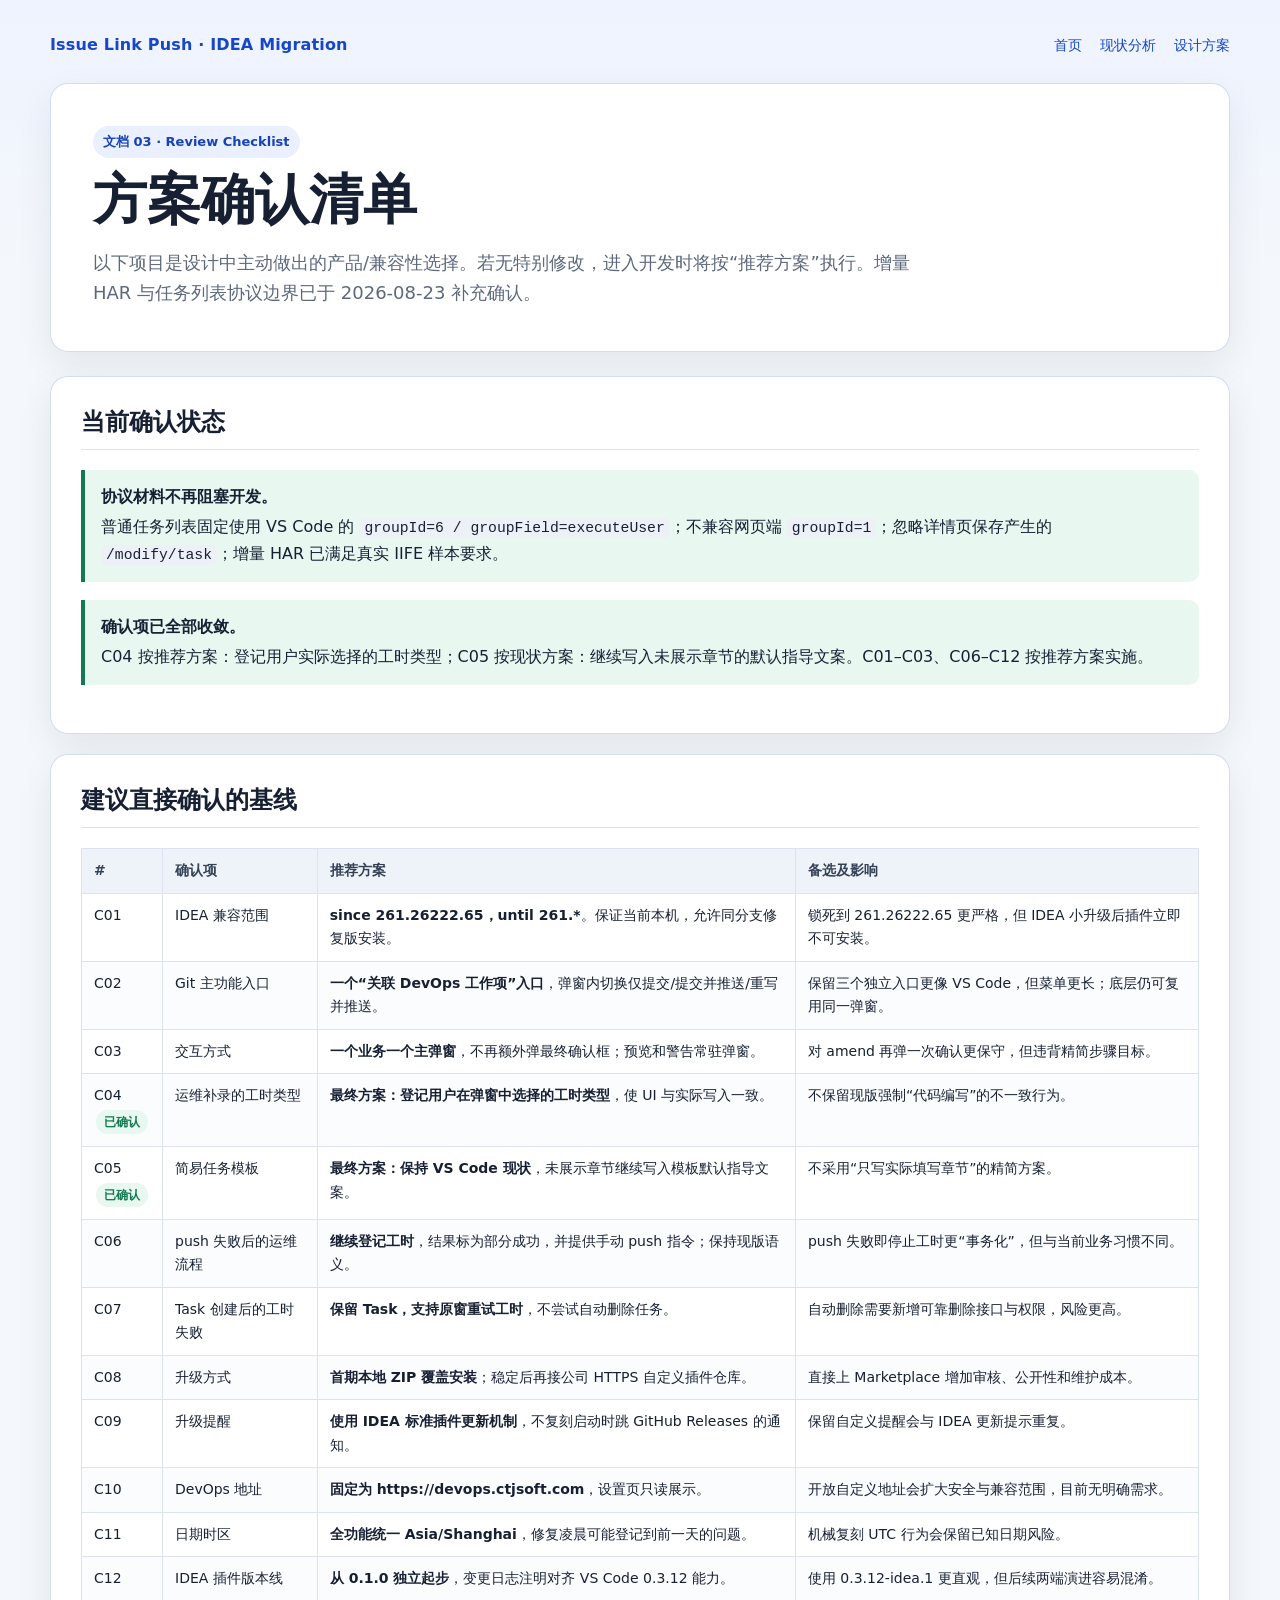
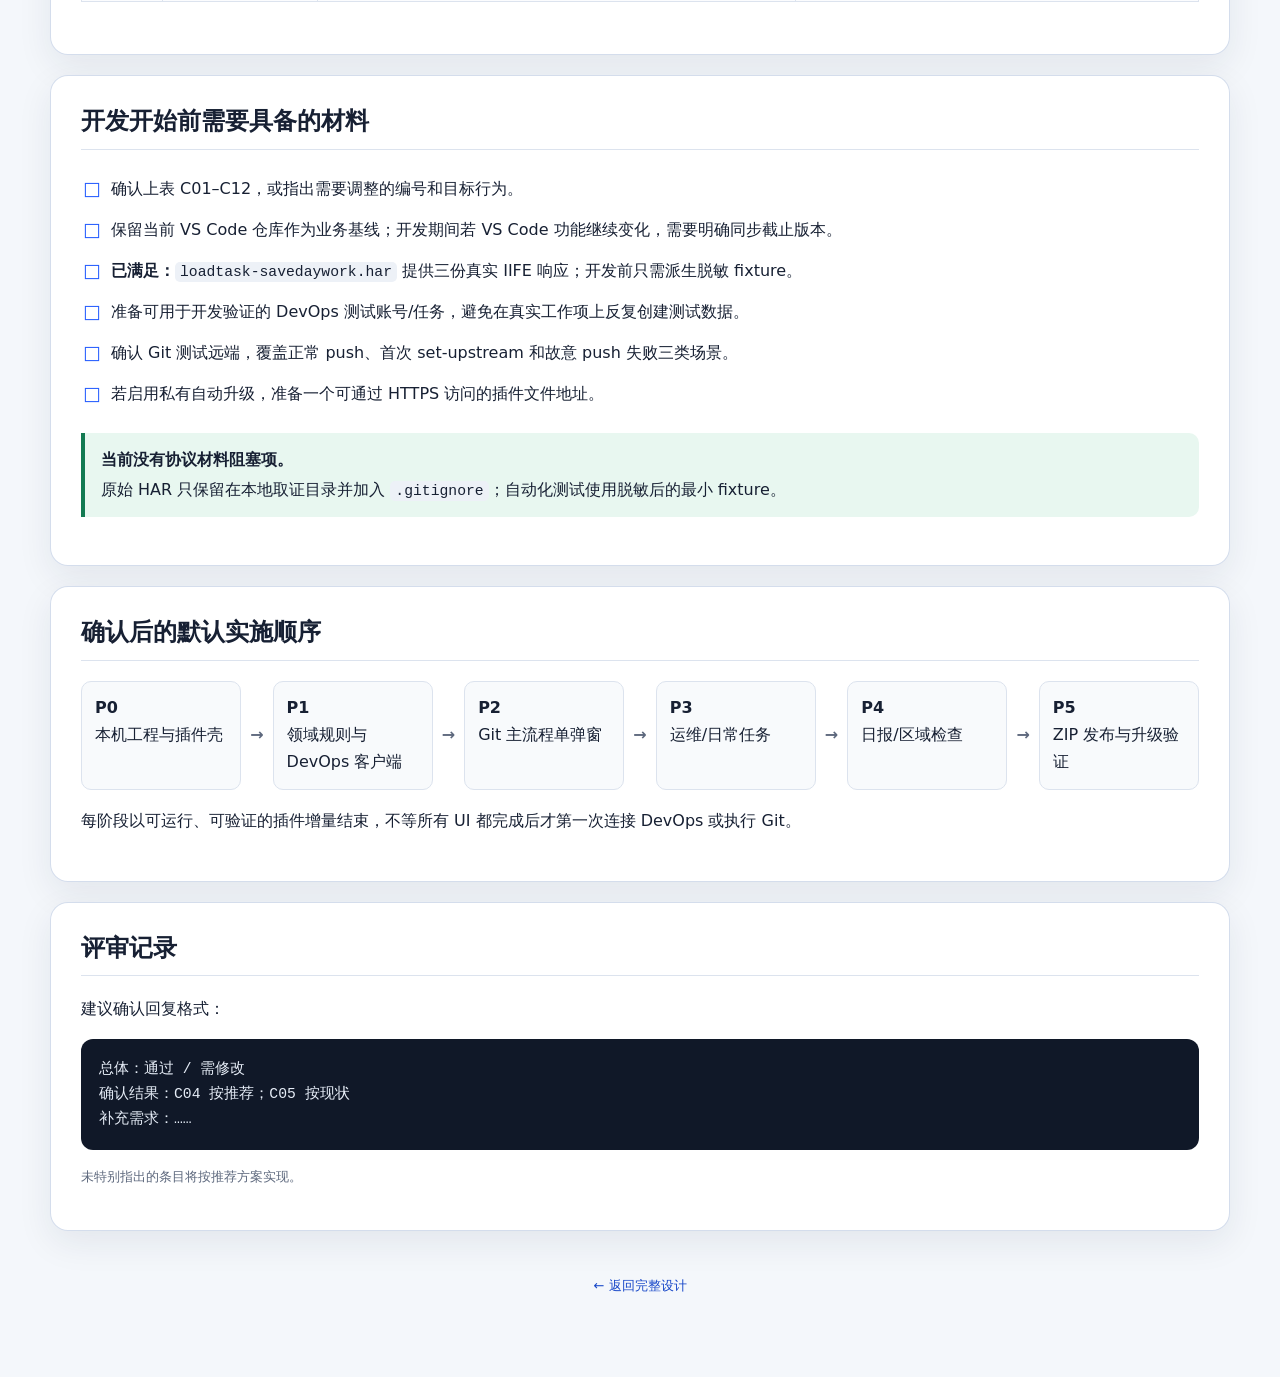
<file: docs/03-confirmation-checklist.html>
<!doctype html>
<html lang="zh-CN">
<head>
  <meta charset="utf-8">
  <meta name="viewport" content="width=device-width, initial-scale=1">
  <title>03 · 方案确认清单</title>
  <link rel="icon" href="data:,">
  <link rel="stylesheet" href="styles.css">
</head>
<body>
<main class="shell">
  <header class="topbar">
    <div class="brand"><a href="index.html">Issue Link Push · IDEA Migration</a></div>
    <nav class="nav"><a href="index.html">首页</a><a href="01-current-plugin-analysis.html">现状分析</a><a href="02-idea-plugin-design.html">设计方案</a></nav>
  </header>

  <section class="hero">
    <span class="eyebrow">文档 03 · Review Checklist</span>
    <h1>方案确认清单</h1>
    <p>以下项目是设计中主动做出的产品/兼容性选择。若无特别修改，进入开发时将按“推荐方案”执行。增量 HAR 与任务列表协议边界已于 2026-08-23 补充确认。</p>
  </section>

  <section class="doc-section">
    <h2>当前确认状态</h2>
    <div class="callout ok"><strong>协议材料不再阻塞开发。</strong>普通任务列表固定使用 VS Code 的 <code>groupId=6 / groupField=executeUser</code>；不兼容网页端 <code>groupId=1</code>；忽略详情页保存产生的 <code>/modify/task</code>；增量 HAR 已满足真实 IIFE 样本要求。</div>
    <div class="callout ok"><strong>确认项已全部收敛。</strong>C04 按推荐方案：登记用户实际选择的工时类型；C05 按现状方案：继续写入未展示章节的默认指导文案。C01–C03、C06–C12 按推荐方案实施。</div>
  </section>

  <section class="doc-section">
    <h2>建议直接确认的基线</h2>
    <table>
      <thead><tr><th>#</th><th>确认项</th><th>推荐方案</th><th>备选及影响</th></tr></thead>
      <tbody>
        <tr><td>C01</td><td>IDEA 兼容范围</td><td><strong>since 261.26222.65，until 261.*</strong>。保证当前本机，允许同分支修复版安装。</td><td>锁死到 261.26222.65 更严格，但 IDEA 小升级后插件立即不可安装。</td></tr>
        <tr><td>C02</td><td>Git 主功能入口</td><td><strong>一个“关联 DevOps 工作项”入口</strong>，弹窗内切换仅提交/提交并推送/重写并推送。</td><td>保留三个独立入口更像 VS Code，但菜单更长；底层仍可复用同一弹窗。</td></tr>
        <tr><td>C03</td><td>交互方式</td><td><strong>一个业务一个主弹窗</strong>，不再额外弹最终确认框；预览和警告常驻弹窗。</td><td>对 amend 再弹一次确认更保守，但违背精简步骤目标。</td></tr>
        <tr><td>C04<br><span class="badge ok">已确认</span></td><td>运维补录的工时类型</td><td><strong>最终方案：登记用户在弹窗中选择的工时类型</strong>，使 UI 与实际写入一致。</td><td>不保留现版强制“代码编写”的不一致行为。</td></tr>
        <tr><td>C05<br><span class="badge ok">已确认</span></td><td>简易任务模板</td><td><strong>最终方案：保持 VS Code 现状</strong>，未展示章节继续写入模板默认指导文案。</td><td>不采用“只写实际填写章节”的精简方案。</td></tr>
        <tr><td>C06</td><td>push 失败后的运维流程</td><td><strong>继续登记工时</strong>，结果标为部分成功，并提供手动 push 指令；保持现版语义。</td><td>push 失败即停止工时更“事务化”，但与当前业务习惯不同。</td></tr>
        <tr><td>C07</td><td>Task 创建后的工时失败</td><td><strong>保留 Task，支持原窗重试工时</strong>，不尝试自动删除任务。</td><td>自动删除需要新增可靠删除接口与权限，风险更高。</td></tr>
        <tr><td>C08</td><td>升级方式</td><td><strong>首期本地 ZIP 覆盖安装</strong>；稳定后再接公司 HTTPS 自定义插件仓库。</td><td>直接上 Marketplace 增加审核、公开性和维护成本。</td></tr>
        <tr><td>C09</td><td>升级提醒</td><td><strong>使用 IDEA 标准插件更新机制</strong>，不复刻启动时跳 GitHub Releases 的通知。</td><td>保留自定义提醒会与 IDEA 更新提示重复。</td></tr>
        <tr><td>C10</td><td>DevOps 地址</td><td><strong>固定为 https://devops.ctjsoft.com</strong>，设置页只读展示。</td><td>开放自定义地址会扩大安全与兼容范围，目前无明确需求。</td></tr>
        <tr><td>C11</td><td>日期时区</td><td><strong>全功能统一 Asia/Shanghai</strong>，修复凌晨可能登记到前一天的问题。</td><td>机械复刻 UTC 行为会保留已知日期风险。</td></tr>
        <tr><td>C12</td><td>IDEA 插件版本线</td><td><strong>从 0.1.0 独立起步</strong>，变更日志注明对齐 VS Code 0.3.12 能力。</td><td>使用 0.3.12-idea.1 更直观，但后续两端演进容易混淆。</td></tr>
      </tbody>
    </table>
  </section>

  <section class="doc-section">
    <h2>开发开始前需要具备的材料</h2>
    <ul class="checklist">
      <li>确认上表 C01–C12，或指出需要调整的编号和目标行为。</li>
      <li>保留当前 VS Code 仓库作为业务基线；开发期间若 VS Code 功能继续变化，需要明确同步截止版本。</li>
      <li><strong>已满足：</strong><code>loadtask-savedaywork.har</code> 提供三份真实 IIFE 响应；开发前只需派生脱敏 fixture。</li>
      <li>准备可用于开发验证的 DevOps 测试账号/任务，避免在真实工作项上反复创建测试数据。</li>
      <li>确认 Git 测试远端，覆盖正常 push、首次 set-upstream 和故意 push 失败三类场景。</li>
      <li>若启用私有自动升级，准备一个可通过 HTTPS 访问的插件文件地址。</li>
    </ul>
    <div class="callout ok"><strong>当前没有协议材料阻塞项。</strong>原始 HAR 只保留在本地取证目录并加入 <code>.gitignore</code>；自动化测试使用脱敏后的最小 fixture。</div>
  </section>

  <section class="doc-section">
    <h2>确认后的默认实施顺序</h2>
    <div class="flow">
      <div class="node"><strong>P0</strong><br>本机工程与插件壳</div><div class="arrow">→</div>
      <div class="node"><strong>P1</strong><br>领域规则与 DevOps 客户端</div><div class="arrow">→</div>
      <div class="node"><strong>P2</strong><br>Git 主流程单弹窗</div><div class="arrow">→</div>
      <div class="node"><strong>P3</strong><br>运维/日常任务</div><div class="arrow">→</div>
      <div class="node"><strong>P4</strong><br>日报/区域检查</div><div class="arrow">→</div>
      <div class="node"><strong>P5</strong><br>ZIP 发布与升级验证</div>
    </div>
    <p>每阶段以可运行、可验证的插件增量结束，不等所有 UI 都完成后才第一次连接 DevOps 或执行 Git。</p>
  </section>

  <section class="doc-section">
    <h2>评审记录</h2>
    <p>建议确认回复格式：</p>
    <pre><code>总体：通过 / 需修改
确认结果：C04 按推荐；C05 按现状
补充需求：……</code></pre>
    <p class="muted small">未特别指出的条目将按推荐方案实现。</p>
  </section>

  <div class="footer"><a href="02-idea-plugin-design.html">← 返回完整设计</a></div>
</main>
</body>
</html>
</file>
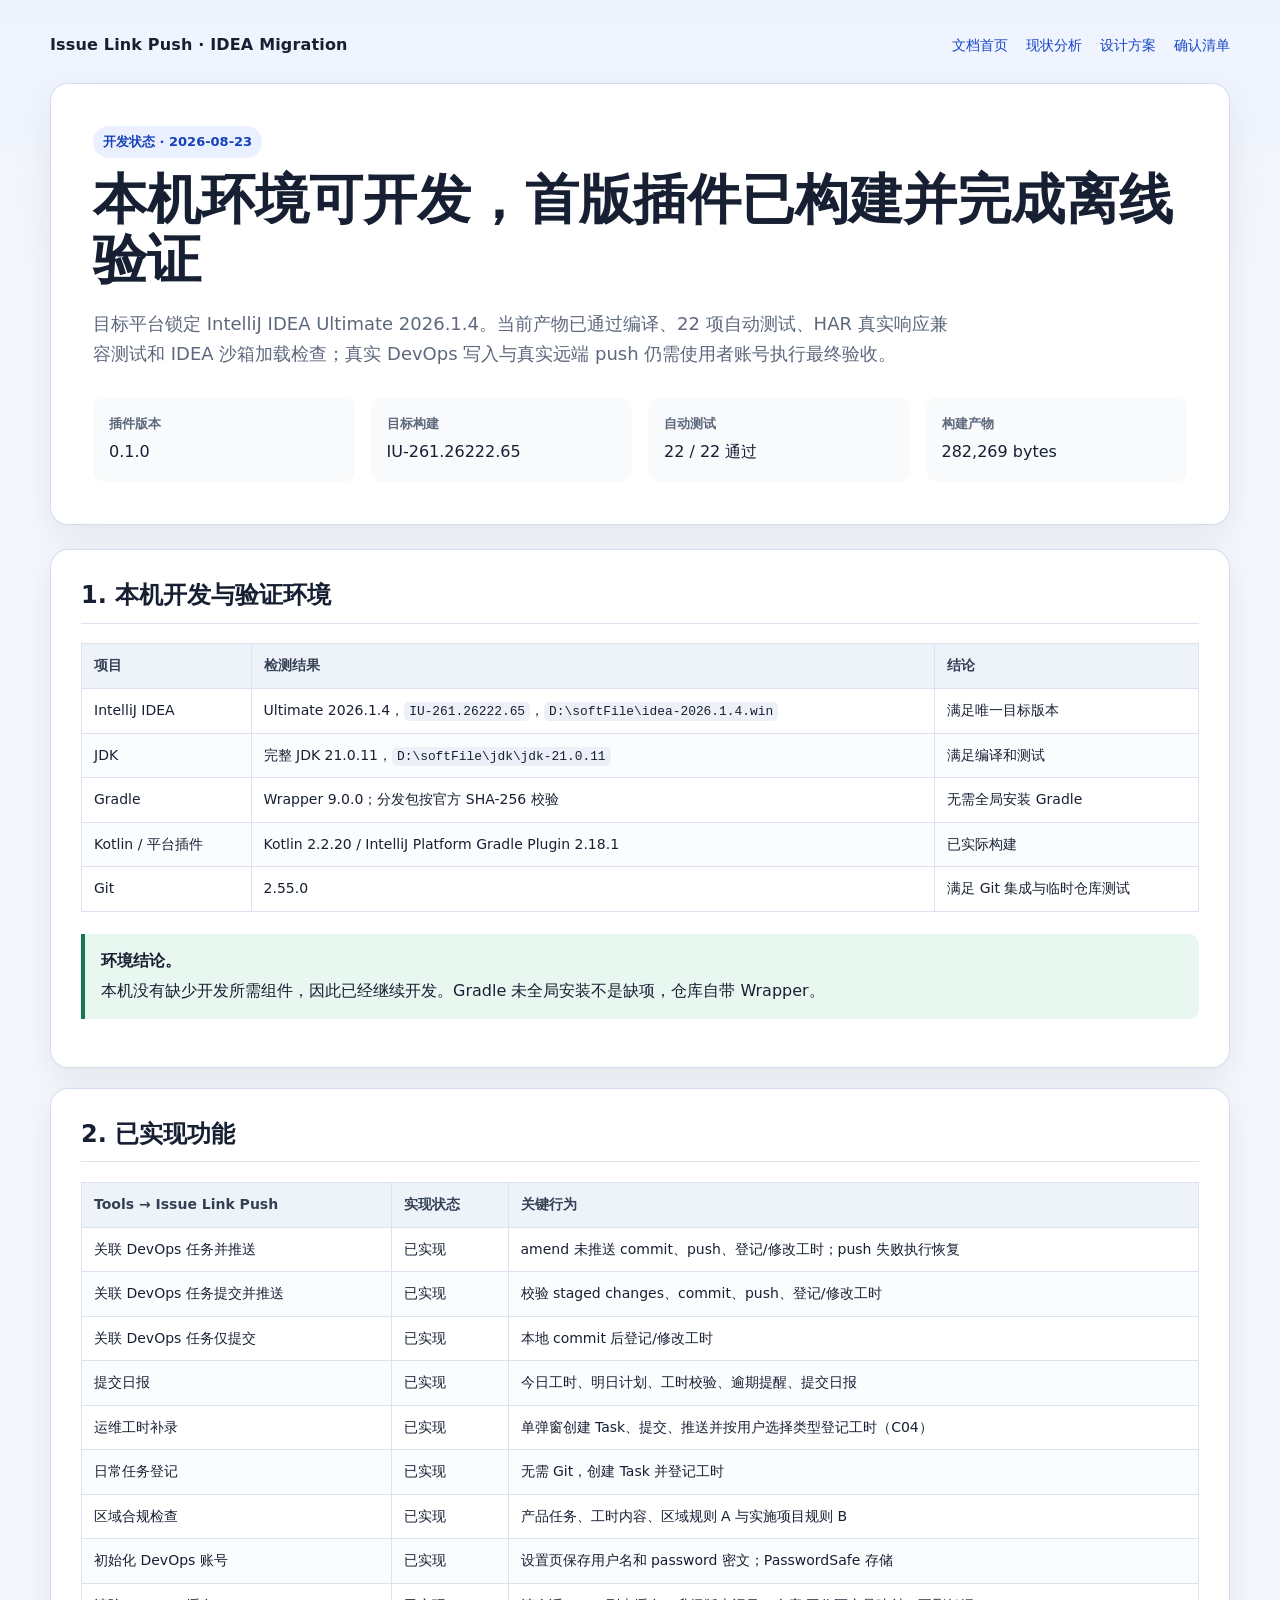
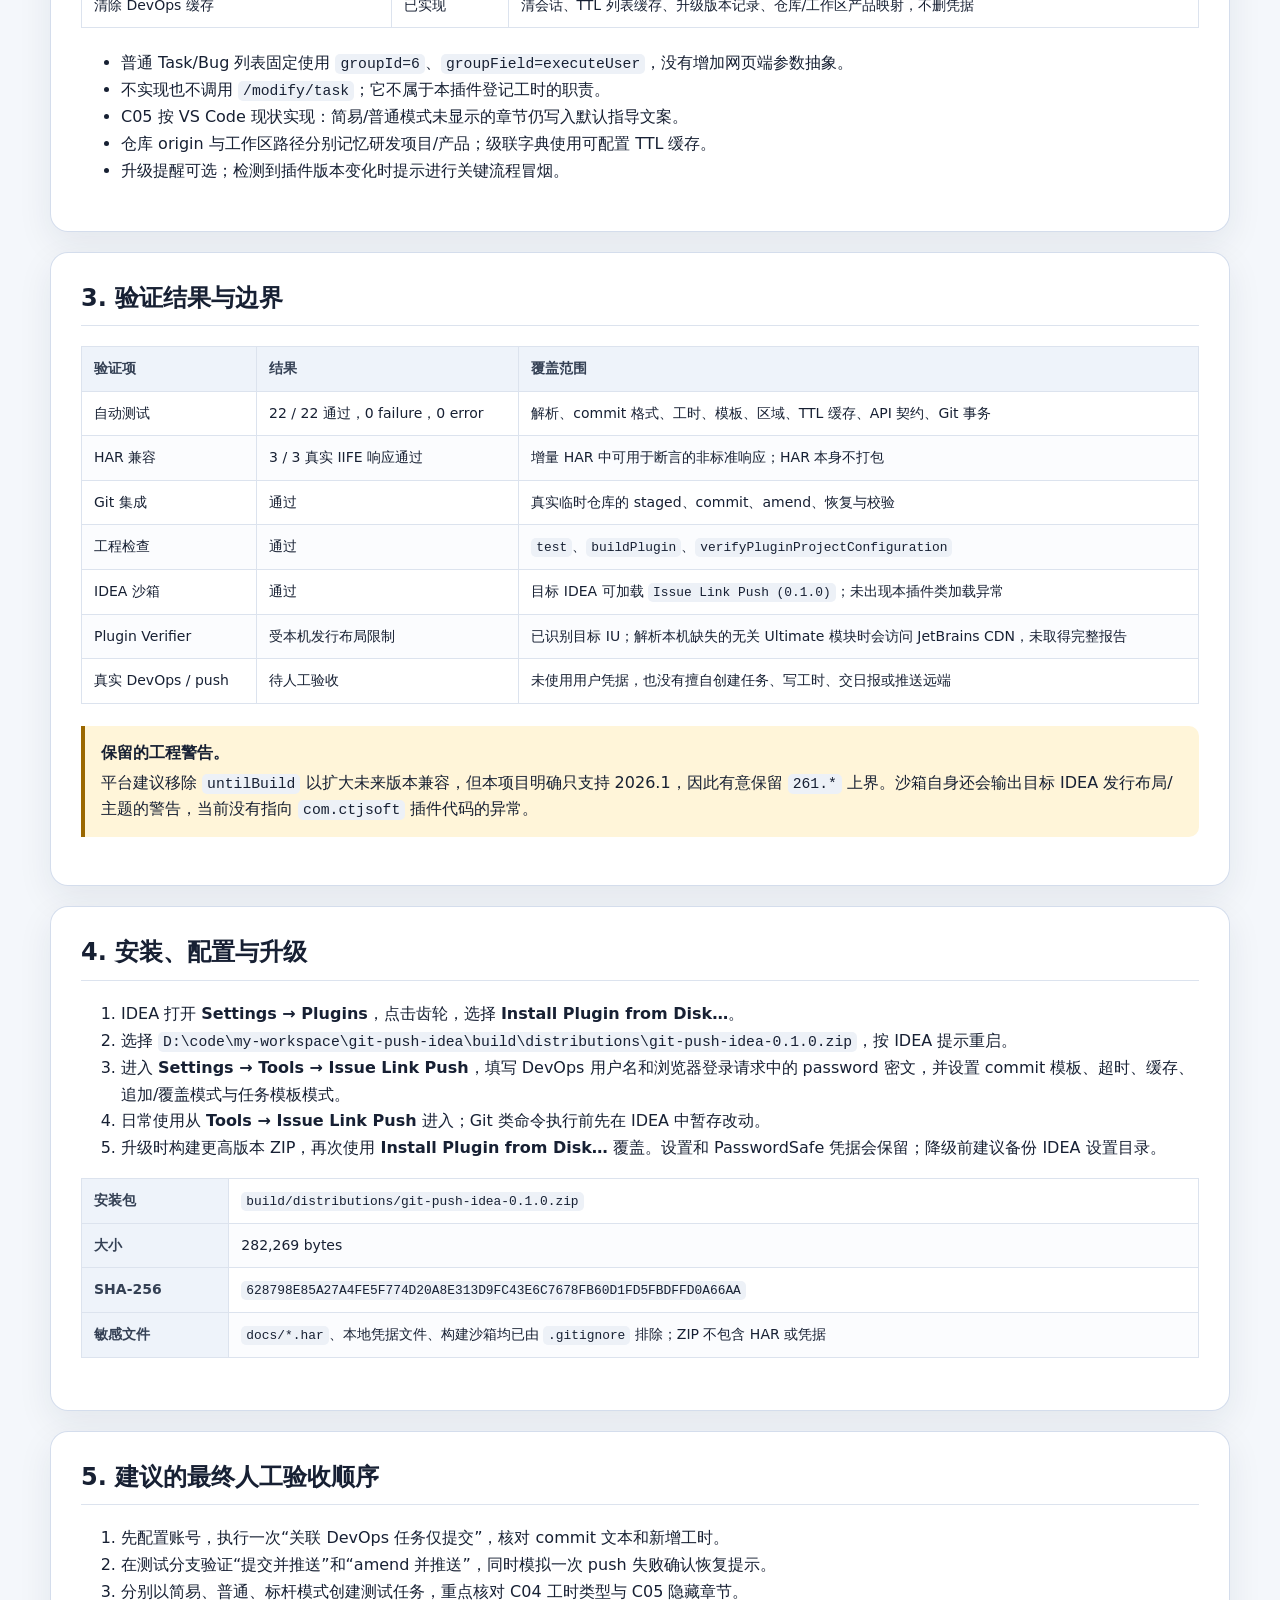
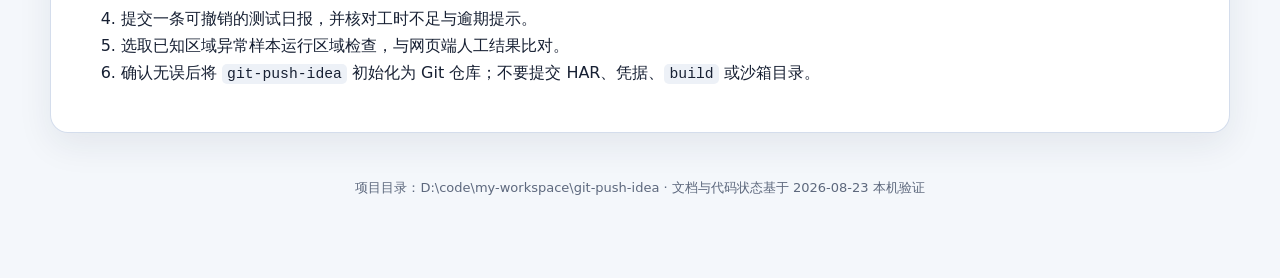
<file: docs/04-development-status.html>
<!doctype html>
<html lang="zh-CN">
<head>
  <meta charset="utf-8">
  <meta name="viewport" content="width=device-width, initial-scale=1">
  <title>Issue Link Push for IDEA — 开发与验证状态</title>
  <link rel="icon" href="data:,">
  <link rel="stylesheet" href="styles.css">
</head>
<body>
  <main class="shell">
    <header class="topbar">
      <div class="brand">Issue Link Push · IDEA Migration</div>
      <nav class="nav">
        <a href="index.html">文档首页</a>
        <a href="01-current-plugin-analysis.html">现状分析</a>
        <a href="02-idea-plugin-design.html">设计方案</a>
        <a href="03-confirmation-checklist.html">确认清单</a>
      </nav>
    </header>

    <section class="hero">
      <span class="eyebrow">开发状态 · 2026-08-23</span>
      <h1>本机环境可开发，首版插件已构建并完成离线验证</h1>
      <p>目标平台锁定 IntelliJ IDEA Ultimate 2026.1.4。当前产物已通过编译、22 项自动测试、HAR 真实响应兼容测试和 IDEA 沙箱加载检查；真实 DevOps 写入与真实远端 push 仍需使用者账号执行最终验收。</p>
      <div class="meta-grid">
        <div class="meta-item"><strong>插件版本</strong>0.1.0</div>
        <div class="meta-item"><strong>目标构建</strong>IU-261.26222.65</div>
        <div class="meta-item"><strong>自动测试</strong>22 / 22 通过</div>
        <div class="meta-item"><strong>构建产物</strong>282,269 bytes</div>
      </div>
    </section>

    <section class="doc-section">
      <h2>1. 本机开发与验证环境</h2>
      <table>
        <thead><tr><th>项目</th><th>检测结果</th><th>结论</th></tr></thead>
        <tbody>
          <tr><td>IntelliJ IDEA</td><td>Ultimate 2026.1.4，<code>IU-261.26222.65</code>，<code>D:\softFile\idea-2026.1.4.win</code></td><td>满足唯一目标版本</td></tr>
          <tr><td>JDK</td><td>完整 JDK 21.0.11，<code>D:\softFile\jdk\jdk-21.0.11</code></td><td>满足编译和测试</td></tr>
          <tr><td>Gradle</td><td>Wrapper 9.0.0；分发包按官方 SHA-256 校验</td><td>无需全局安装 Gradle</td></tr>
          <tr><td>Kotlin / 平台插件</td><td>Kotlin 2.2.20 / IntelliJ Platform Gradle Plugin 2.18.1</td><td>已实际构建</td></tr>
          <tr><td>Git</td><td>2.55.0</td><td>满足 Git 集成与临时仓库测试</td></tr>
        </tbody>
      </table>
      <div class="callout ok"><strong>环境结论。</strong>本机没有缺少开发所需组件，因此已经继续开发。Gradle 未全局安装不是缺项，仓库自带 Wrapper。</div>
    </section>

    <section class="doc-section">
      <h2>2. 已实现功能</h2>
      <table>
        <thead><tr><th>Tools → Issue Link Push</th><th>实现状态</th><th>关键行为</th></tr></thead>
        <tbody>
          <tr><td>关联 DevOps 任务并推送</td><td>已实现</td><td>amend 未推送 commit、push、登记/修改工时；push 失败执行恢复</td></tr>
          <tr><td>关联 DevOps 任务提交并推送</td><td>已实现</td><td>校验 staged changes、commit、push、登记/修改工时</td></tr>
          <tr><td>关联 DevOps 任务仅提交</td><td>已实现</td><td>本地 commit 后登记/修改工时</td></tr>
          <tr><td>提交日报</td><td>已实现</td><td>今日工时、明日计划、工时校验、逾期提醒、提交日报</td></tr>
          <tr><td>运维工时补录</td><td>已实现</td><td>单弹窗创建 Task、提交、推送并按用户选择类型登记工时（C04）</td></tr>
          <tr><td>日常任务登记</td><td>已实现</td><td>无需 Git，创建 Task 并登记工时</td></tr>
          <tr><td>区域合规检查</td><td>已实现</td><td>产品任务、工时内容、区域规则 A 与实施项目规则 B</td></tr>
          <tr><td>初始化 DevOps 账号</td><td>已实现</td><td>设置页保存用户名和 password 密文；PasswordSafe 存储</td></tr>
          <tr><td>清除 DevOps 缓存</td><td>已实现</td><td>清会话、TTL 列表缓存、升级版本记录、仓库/工作区产品映射，不删凭据</td></tr>
        </tbody>
      </table>
      <ul>
        <li>普通 Task/Bug 列表固定使用 <code>groupId=6</code>、<code>groupField=executeUser</code>，没有增加网页端参数抽象。</li>
        <li>不实现也不调用 <code>/modify/task</code>；它不属于本插件登记工时的职责。</li>
        <li>C05 按 VS Code 现状实现：简易/普通模式未显示的章节仍写入默认指导文案。</li>
        <li>仓库 origin 与工作区路径分别记忆研发项目/产品；级联字典使用可配置 TTL 缓存。</li>
        <li>升级提醒可选；检测到插件版本变化时提示进行关键流程冒烟。</li>
      </ul>
    </section>

    <section class="doc-section">
      <h2>3. 验证结果与边界</h2>
      <table>
        <thead><tr><th>验证项</th><th>结果</th><th>覆盖范围</th></tr></thead>
        <tbody>
          <tr><td>自动测试</td><td>22 / 22 通过，0 failure，0 error</td><td>解析、commit 格式、工时、模板、区域、TTL 缓存、API 契约、Git 事务</td></tr>
          <tr><td>HAR 兼容</td><td>3 / 3 真实 IIFE 响应通过</td><td>增量 HAR 中可用于断言的非标准响应；HAR 本身不打包</td></tr>
          <tr><td>Git 集成</td><td>通过</td><td>真实临时仓库的 staged、commit、amend、恢复与校验</td></tr>
          <tr><td>工程检查</td><td>通过</td><td><code>test</code>、<code>buildPlugin</code>、<code>verifyPluginProjectConfiguration</code></td></tr>
          <tr><td>IDEA 沙箱</td><td>通过</td><td>目标 IDEA 可加载 <code>Issue Link Push (0.1.0)</code>；未出现本插件类加载异常</td></tr>
          <tr><td>Plugin Verifier</td><td>受本机发行布局限制</td><td>已识别目标 IU；解析本机缺失的无关 Ultimate 模块时会访问 JetBrains CDN，未取得完整报告</td></tr>
          <tr><td>真实 DevOps / push</td><td>待人工验收</td><td>未使用用户凭据，也没有擅自创建任务、写工时、交日报或推送远端</td></tr>
        </tbody>
      </table>
      <div class="callout warn"><strong>保留的工程警告。</strong>平台建议移除 <code>untilBuild</code> 以扩大未来版本兼容，但本项目明确只支持 2026.1，因此有意保留 <code>261.*</code> 上界。沙箱自身还会输出目标 IDEA 发行布局/主题的警告，当前没有指向 <code>com.ctjsoft</code> 插件代码的异常。</div>
    </section>

    <section class="doc-section">
      <h2>4. 安装、配置与升级</h2>
      <ol>
        <li>IDEA 打开 <strong>Settings → Plugins</strong>，点击齿轮，选择 <strong>Install Plugin from Disk…</strong>。</li>
        <li>选择 <code>D:\code\my-workspace\git-push-idea\build\distributions\git-push-idea-0.1.0.zip</code>，按 IDEA 提示重启。</li>
        <li>进入 <strong>Settings → Tools → Issue Link Push</strong>，填写 DevOps 用户名和浏览器登录请求中的 password 密文，并设置 commit 模板、超时、缓存、追加/覆盖模式与任务模板模式。</li>
        <li>日常使用从 <strong>Tools → Issue Link Push</strong> 进入；Git 类命令执行前先在 IDEA 中暂存改动。</li>
        <li>升级时构建更高版本 ZIP，再次使用 <strong>Install Plugin from Disk…</strong> 覆盖。设置和 PasswordSafe 凭据会保留；降级前建议备份 IDEA 设置目录。</li>
      </ol>
      <table>
        <tbody>
          <tr><th>安装包</th><td><code>build/distributions/git-push-idea-0.1.0.zip</code></td></tr>
          <tr><th>大小</th><td>282,269 bytes</td></tr>
          <tr><th>SHA-256</th><td><code>628798E85A27A4FE5F774D20A8E313D9FC43E6C7678FB60D1FD5FBDFFD0A66AA</code></td></tr>
          <tr><th>敏感文件</th><td><code>docs/*.har</code>、本地凭据文件、构建沙箱均已由 <code>.gitignore</code> 排除；ZIP 不包含 HAR 或凭据</td></tr>
        </tbody>
      </table>
    </section>

    <section class="doc-section">
      <h2>5. 建议的最终人工验收顺序</h2>
      <ol>
        <li>先配置账号，执行一次“关联 DevOps 任务仅提交”，核对 commit 文本和新增工时。</li>
        <li>在测试分支验证“提交并推送”和“amend 并推送”，同时模拟一次 push 失败确认恢复提示。</li>
        <li>分别以简易、普通、标杆模式创建测试任务，重点核对 C04 工时类型与 C05 隐藏章节。</li>
        <li>提交一条可撤销的测试日报，并核对工时不足与逾期提示。</li>
        <li>选取已知区域异常样本运行区域检查，与网页端人工结果比对。</li>
        <li>确认无误后将 <code>git-push-idea</code> 初始化为 Git 仓库；不要提交 HAR、凭据、<code>build</code> 或沙箱目录。</li>
      </ol>
    </section>

    <div class="footer">项目目录：D:\code\my-workspace\git-push-idea · 文档与代码状态基于 2026-08-23 本机验证</div>
  </main>
</body>
</html>
</file>
<file: docs/styles.css>
:root {
  color-scheme: light;
  --bg: #f4f7fb;
  --surface: #ffffff;
  --surface-soft: #f8fafc;
  --ink: #172033;
  --muted: #5d687d;
  --line: #dce3ee;
  --brand: #275efe;
  --brand-soft: #eaf0ff;
  --ok: #137a52;
  --ok-soft: #e8f7f0;
  --warn: #9a6700;
  --warn-soft: #fff5d9;
  --danger: #b42318;
  --danger-soft: #ffebe9;
  --shadow: 0 12px 35px rgba(31, 42, 68, 0.08);
  font-family: Inter, "Segoe UI", "Microsoft YaHei", system-ui, sans-serif;
}

* { box-sizing: border-box; }

html { scroll-behavior: smooth; }

body {
  margin: 0;
  color: var(--ink);
  background: linear-gradient(180deg, #eef3ff 0, var(--bg) 280px);
  line-height: 1.68;
}

a { color: #1747c8; text-decoration: none; }
a:hover { text-decoration: underline; }

.shell {
  width: min(1180px, calc(100% - 40px));
  margin: 0 auto;
  padding: 32px 0 80px;
}

.topbar {
  display: flex;
  justify-content: space-between;
  gap: 24px;
  align-items: center;
  margin-bottom: 24px;
}

.brand { font-weight: 750; letter-spacing: .01em; }
.nav { display: flex; flex-wrap: wrap; gap: 10px 18px; font-size: 14px; }

.hero,
.card,
.doc-section {
  background: rgba(255,255,255,.96);
  border: 1px solid rgba(208, 218, 234, .9);
  border-radius: 18px;
  box-shadow: var(--shadow);
}

.hero { padding: 42px; margin-bottom: 24px; }
.hero h1 { font-size: clamp(30px, 5vw, 54px); line-height: 1.12; margin: 12px 0 18px; }
.hero p { color: var(--muted); font-size: 18px; max-width: 860px; margin: 0; }

.eyebrow {
  display: inline-flex;
  align-items: center;
  padding: 5px 10px;
  border-radius: 999px;
  color: #1642b8;
  background: var(--brand-soft);
  font-size: 13px;
  font-weight: 700;
}

.meta-grid,
.card-grid,
.decision-grid {
  display: grid;
  grid-template-columns: repeat(auto-fit, minmax(230px, 1fr));
  gap: 16px;
}

.meta-grid { margin-top: 28px; }
.meta-item { padding: 16px; background: var(--surface-soft); border-radius: 12px; }
.meta-item strong { display: block; font-size: 13px; color: var(--muted); margin-bottom: 4px; }

.card { padding: 24px; }
.card h2, .card h3 { margin-top: 0; }
.card p:last-child { margin-bottom: 0; }

.doc-layout {
  display: grid;
  grid-template-columns: 255px minmax(0, 1fr);
  gap: 24px;
  align-items: start;
}

.toc {
  position: sticky;
  top: 18px;
  background: rgba(255,255,255,.94);
  border: 1px solid var(--line);
  border-radius: 15px;
  padding: 18px;
  box-shadow: var(--shadow);
  max-height: calc(100vh - 36px);
  overflow: auto;
}

.toc strong { display: block; margin-bottom: 10px; }
.toc a { display: block; padding: 5px 8px; border-radius: 7px; font-size: 14px; color: #3e4960; }
.toc a:hover { background: var(--brand-soft); text-decoration: none; color: #1747c8; }

.doc-main { min-width: 0; }
.doc-section { padding: 30px; margin-bottom: 20px; }
.doc-section h2 { margin-top: 0; padding-bottom: 12px; border-bottom: 1px solid var(--line); }
h1, h2, h3, h4 { line-height: 1.28; }
h3 { margin-top: 28px; }

table { width: 100%; border-collapse: collapse; font-size: 14px; margin: 16px 0 22px; }
th, td { border: 1px solid var(--line); padding: 10px 12px; text-align: left; vertical-align: top; }
th { background: #eef3fa; color: #344054; white-space: nowrap; }
tbody tr:nth-child(even) { background: #fbfcfe; }

code, pre { font-family: "Cascadia Code", Consolas, monospace; }
code { background: #edf1f7; padding: 2px 5px; border-radius: 5px; font-size: .92em; }
pre { overflow: auto; padding: 18px; border-radius: 12px; background: #101828; color: #e6edf7; line-height: 1.55; }
pre code { padding: 0; color: inherit; background: transparent; }

.callout {
  border-left: 4px solid var(--brand);
  background: var(--brand-soft);
  border-radius: 0 10px 10px 0;
  padding: 14px 16px;
  margin: 18px 0;
}
.callout.ok { border-color: var(--ok); background: var(--ok-soft); }
.callout.warn { border-color: var(--warn); background: var(--warn-soft); }
.callout.danger { border-color: var(--danger); background: var(--danger-soft); }
.callout strong { display: block; margin-bottom: 3px; }

.badge {
  display: inline-block;
  padding: 2px 8px;
  margin: 2px;
  border-radius: 999px;
  font-size: 12px;
  font-weight: 700;
  color: #354052;
  background: #edf1f7;
  white-space: nowrap;
}
.badge.ok { color: var(--ok); background: var(--ok-soft); }
.badge.warn { color: var(--warn); background: var(--warn-soft); }
.badge.danger { color: var(--danger); background: var(--danger-soft); }
.badge.brand { color: #1747c8; background: var(--brand-soft); }

.flow { display: flex; flex-wrap: wrap; align-items: stretch; gap: 9px; margin: 18px 0; }
.flow .node { flex: 1 1 145px; min-width: 125px; padding: 13px; border: 1px solid var(--line); border-radius: 10px; background: var(--surface-soft); }
.flow .arrow { align-self: center; color: var(--muted); font-weight: bold; }

.architecture { display: grid; gap: 10px; margin: 18px 0; }
.architecture .layer { border: 1px solid var(--line); border-radius: 12px; padding: 14px; background: var(--surface-soft); }
.architecture .layer strong { color: #2447a5; }

.wireframe {
  background: #f8fafc;
  border: 1px solid #b9c5d6;
  border-radius: 12px;
  padding: 14px;
  margin: 18px 0;
  font-family: "Cascadia Code", Consolas, monospace;
  font-size: 13px;
  line-height: 1.55;
  white-space: pre-wrap;
}

.checklist { list-style: none; padding-left: 0; }
.checklist li { position: relative; padding: 7px 0 7px 30px; }
.checklist li::before { content: "□"; position: absolute; left: 2px; color: var(--brand); font-size: 19px; line-height: 1.3; }

.muted { color: var(--muted); }
.small { font-size: 13px; }
.footer { color: var(--muted); text-align: center; font-size: 13px; padding-top: 24px; }

@media (max-width: 820px) {
  .shell { width: min(100% - 24px, 1180px); padding-top: 18px; }
  .topbar { align-items: flex-start; flex-direction: column; }
  .hero { padding: 26px; }
  .doc-layout { grid-template-columns: 1fr; }
  .toc { position: static; max-height: none; }
  .doc-section { padding: 22px; }
  .arrow { display: none; }
  table { display: block; overflow-x: auto; }
}

@media print {
  body { background: #fff; }
  .shell { width: 100%; padding: 0; }
  .topbar, .toc { display: none; }
  .doc-layout { display: block; }
  .hero, .card, .doc-section { box-shadow: none; break-inside: avoid; }
  a { color: inherit; }
}
</file>
